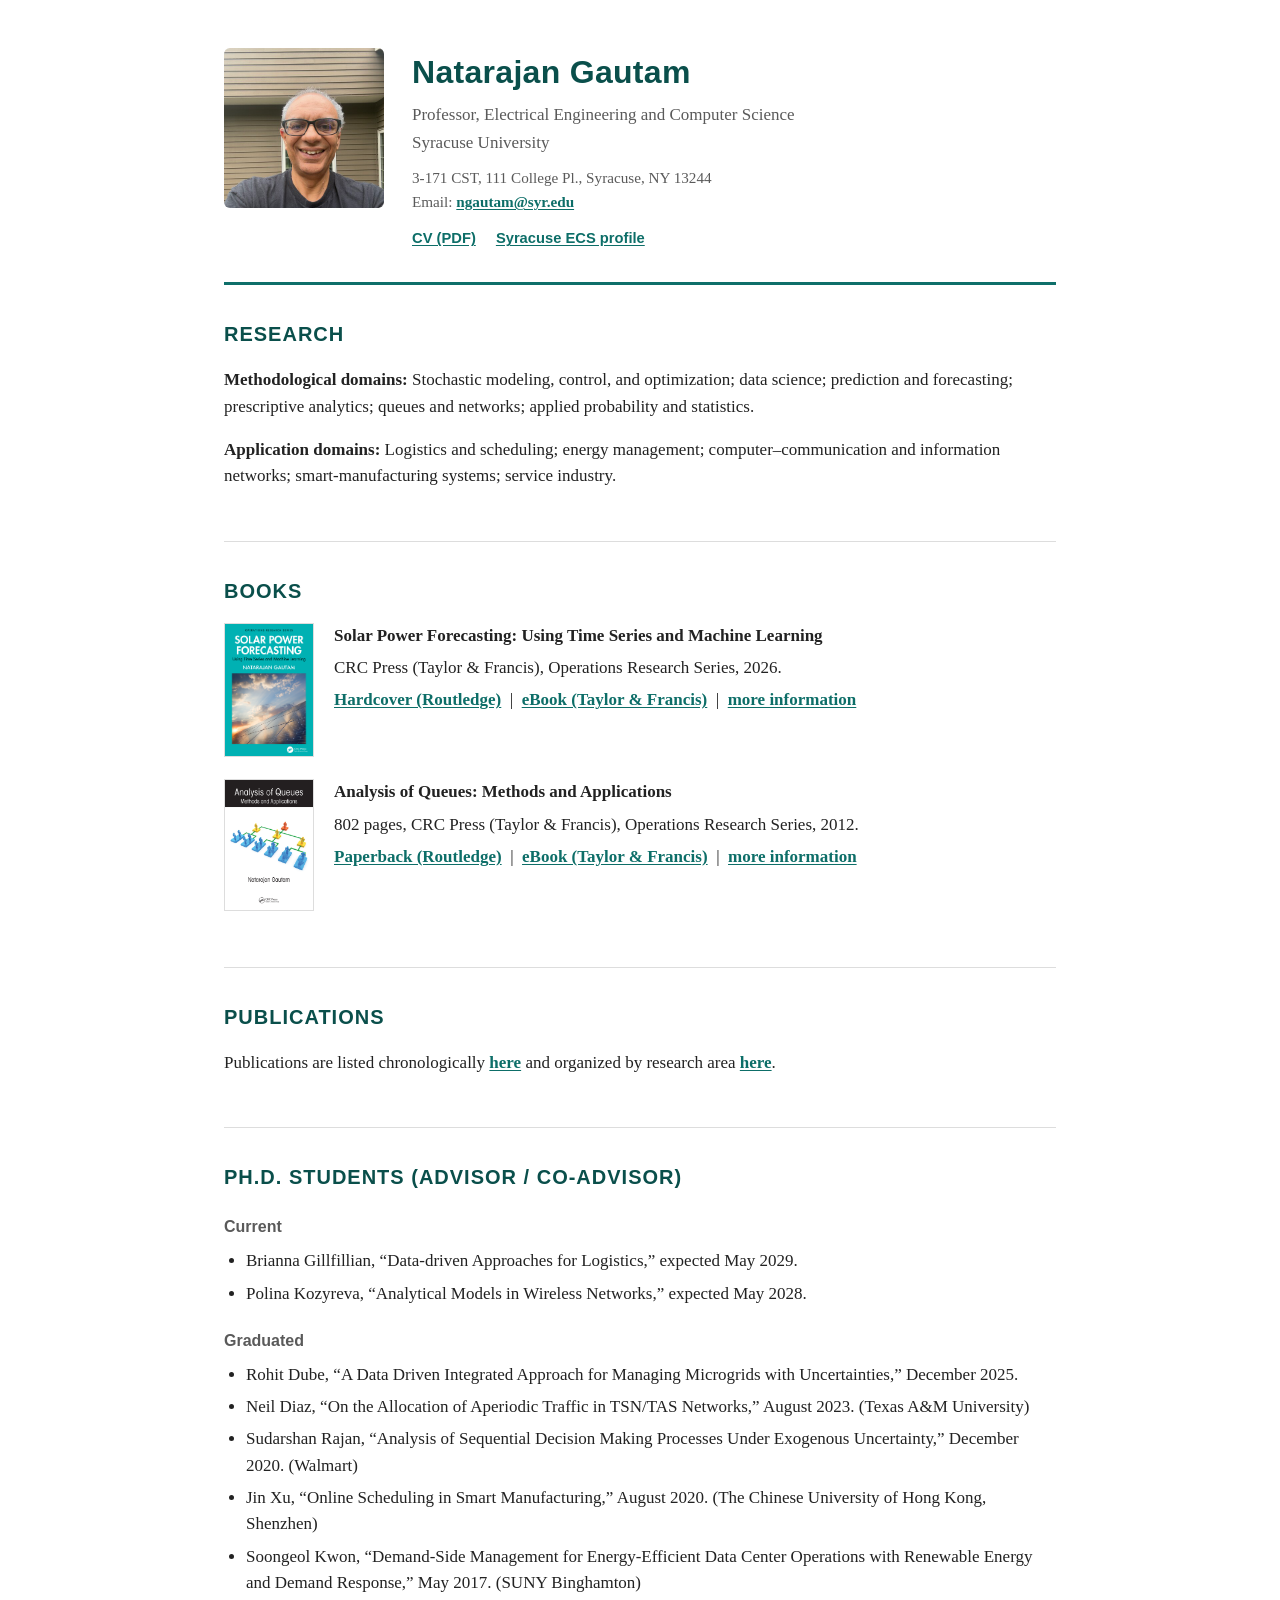
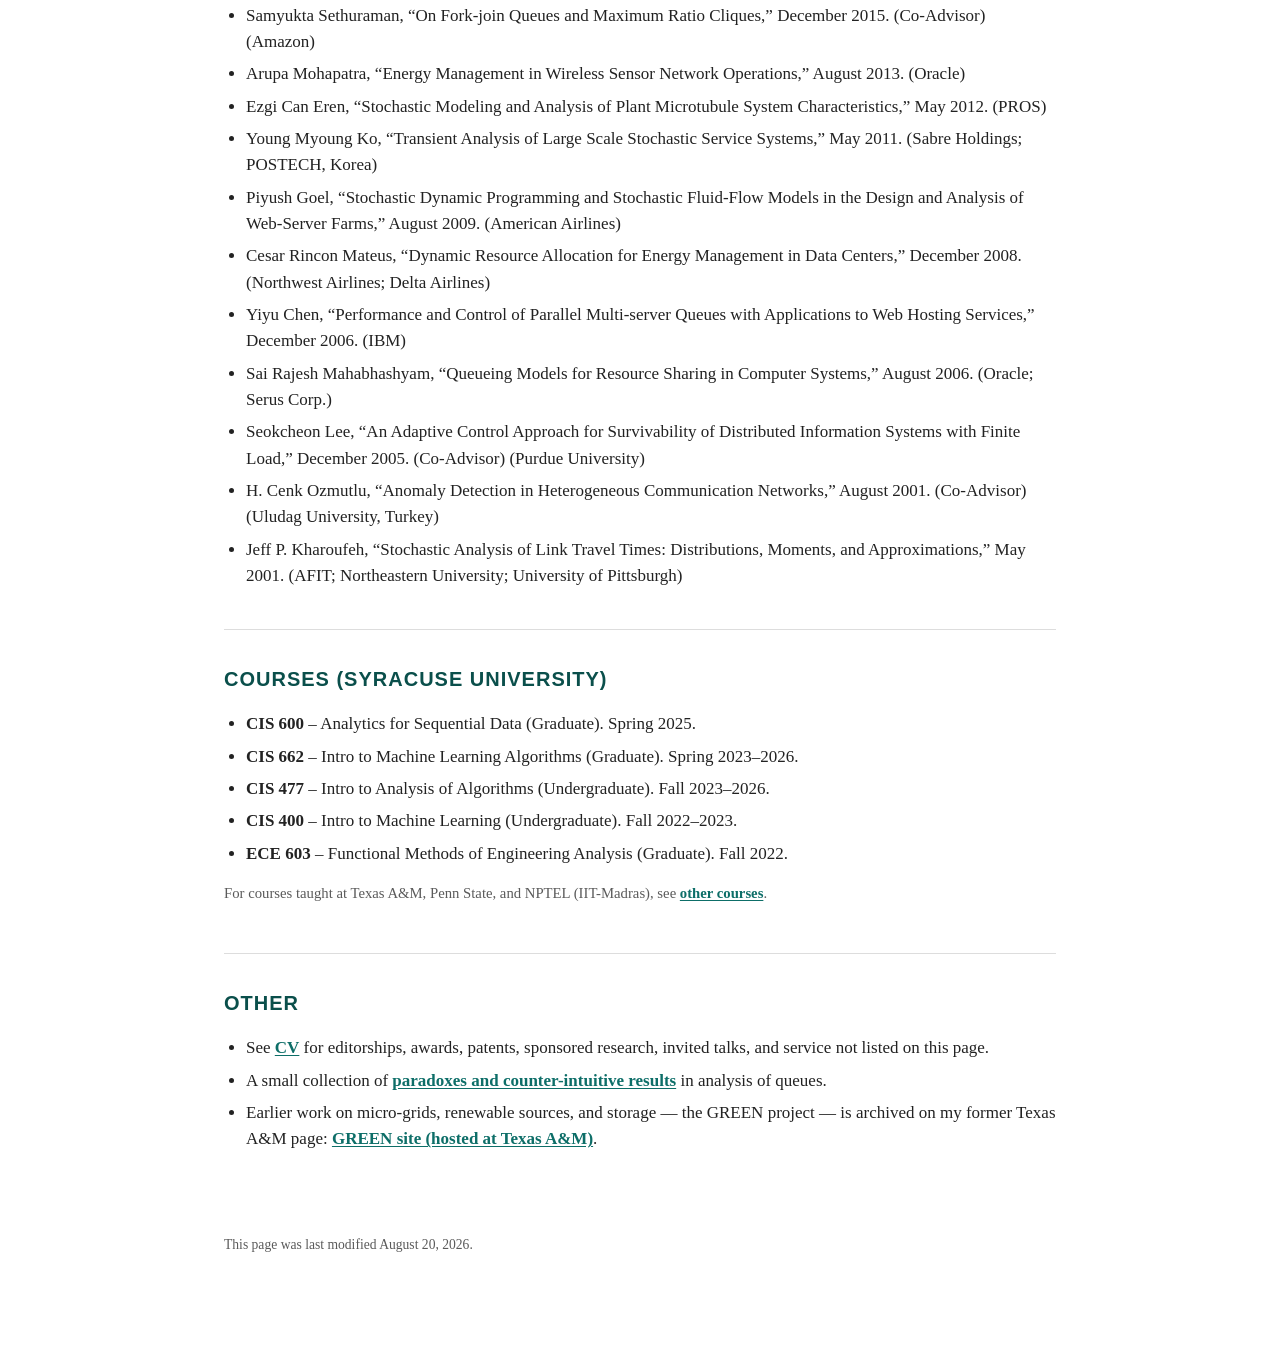
<file: index.html>
<!DOCTYPE html>
<html lang="en">
<head>
<meta charset="UTF-8" />
<meta name="viewport" content="width=device-width, initial-scale=1" />
<title>Natarajan Gautam</title>
<meta name="description" content="Natarajan Gautam - Professor, Syracuse University" />

<style>
  /* ============================================================
     COLORS / FONTS -- edit these to re-theme the whole page
     ============================================================ */
  :root {
    --accent: #0f6f6a;       /* teal, echoes the new book's cover */
    --accent-dark: #0a4f4b;
    --text: #222222;
    --muted: #5a5a5a;
    --bg: #ffffff;
    --bg-soft: #f6f7f7;
    --rule: #dddddd;
    --font-body: Georgia, "Times New Roman", Times, serif;
    --font-heading: "Helvetica Neue", Helvetica, Arial, sans-serif;
  }

  * { box-sizing: border-box; }

  body {
    margin: 0;
    background: var(--bg);
    color: var(--text);
    font-family: var(--font-body);
    font-size: 17px;
    line-height: 1.55;
  }

  a { color: #0d6e68; text-decoration: underline; text-underline-offset: 2px; font-weight: 600; }
  a:hover { color: var(--accent-dark); }

  .wrap {
    max-width: 880px;
    margin: 0 auto;
    padding: 0 24px 80px;
  }

  /* ---------- Header ---------- */
  header.hero {
    display: flex;
    flex-wrap: wrap;
    align-items: flex-start;
    gap: 28px;
    padding: 48px 0 32px;
    border-bottom: 3px solid var(--accent);
  }

  header.hero img.photo {
    width: 160px;
    height: 160px;
    object-fit: cover;
    border-radius: 6px;
    flex-shrink: 0;
  }

  header.hero .id-block { flex: 1; min-width: 260px; }

  header.hero h1 {
    font-family: var(--font-heading);
    font-size: 2rem;
    letter-spacing: 0.3px;
    margin: 0 0 4px;
    color: var(--accent-dark);
  }

  header.hero p.title-line {
    margin: 0 0 2px;
    color: var(--muted);
  }

  header.hero p.address {
    margin: 10px 0 0;
    color: var(--muted);
    font-size: 0.95rem;
  }

  header.hero .quicklinks {
    margin-top: 14px;
    font-family: var(--font-heading);
    font-size: 0.92rem;
  }
  header.hero .quicklinks a {
    margin-right: 16px;
    white-space: nowrap;
  }

  /* ---------- Sections ---------- */
  section { padding: 34px 0; border-bottom: 1px solid var(--rule); }
  section:last-of-type { border-bottom: none; }

  section h2 {
    font-family: var(--font-heading);
    font-size: 1.25rem;
    text-transform: uppercase;
    letter-spacing: 1px;
    color: var(--accent-dark);
    margin: 0 0 16px;
  }

  ul.tight { margin: 0; padding-left: 22px; }
  ul.tight li { margin-bottom: 6px; }

  .note {
    font-size: 0.92rem;
    color: var(--muted);
  }

  /* ---------- Books ---------- */
  .book-row {
    display: flex;
    gap: 20px;
    align-items: flex-start;
    margin-bottom: 22px;
  }
  .book-row img {
    width: 90px;
    flex-shrink: 0;
    border: 1px solid var(--rule);
  }
  .book-row .book-text p { margin: 0 0 6px; }
  .book-row .book-text .book-title { font-weight: bold; }

  /* ---------- Students ---------- */
  .students h3 {
    font-family: var(--font-heading);
    font-size: 1rem;
    color: var(--muted);
    margin: 22px 0 8px;
    text-transform: none;
    letter-spacing: 0;
  }

  /* ---------- Footer ---------- */
  footer {
    padding-top: 28px;
    font-size: 0.85rem;
    color: var(--muted);
  }

  @media (max-width: 560px) {
    header.hero { flex-direction: column; align-items: center; text-align: center; }
    header.hero .quicklinks a { display: inline-block; margin: 4px 8px; }
  }
</style>
</head>

<body>
<div class="wrap">

  <header class="hero">
    <!-- Replace with your own headshot once ready; keep the same filename or update the src below -->
    <img class="photo" src="gautam_headshot.jpg" alt="Photo of Natarajan Gautam" />
    <div class="id-block">
      <h1>Natarajan Gautam</h1>
      <p class="title-line">Professor, Electrical Engineering and Computer Science</p>
      <p class="title-line">Syracuse University</p>
      <p class="address">
        3-171 CST, 111 College Pl., Syracuse, NY 13244<br />
        Email: <a href="mailto:ngautam@syr.edu">ngautam@syr.edu</a>
      </p>
      <div class="quicklinks">
        <a href="gautam_web_CV.pdf">CV (PDF)</a>
        <a href="https://ecs.syracuse.edu/faculty-staff/natarajan-gautam">Syracuse ECS profile</a>
      </div>
    </div>
  </header>

  <!-- ============================================================
       RESEARCH
       ============================================================ -->
  <section id="research">
    <h2>Research</h2>
    <p>
      <strong>Methodological domains:</strong> Stochastic modeling, control, and optimization;
      data science; prediction and forecasting; prescriptive analytics; queues and networks;
      applied probability and statistics.
    </p>
    <p>
      <strong>Application domains:</strong> Logistics and scheduling; energy management;
      computer&ndash;communication and information networks; smart-manufacturing systems;
      service industry.
    </p>
  </section>

  <!-- ============================================================
       BOOKS
       ============================================================ -->
  <section id="books">
    <h2>Books</h2>

    <div class="book-row">
      <img src="book2_cover.jpg" alt="Cover of Solar Power Forecasting" />
      <div class="book-text">
        <p class="book-title">Solar Power Forecasting: Using Time Series and Machine Learning</p>
        <p>CRC Press (Taylor &amp; Francis), Operations Research Series, 2026.</p>
        <p>
          <a href="https://www.routledge.com/Solar-Power-Forecasting-Using-Time-Series-and-Machine-Learning/Gautam/p/book/9781032516950">Hardcover (Routledge)</a>
          &nbsp;|&nbsp;
          <a href="https://www.taylorfrancis.com/books/mono/10.1201/9781003403500/solar-power-forecasting-natarajan-gautam">eBook (Taylor &amp; Francis)</a>
          &nbsp;|&nbsp;
          <a href="book2.html">more information</a>
        </p>
      </div>
    </div>

    <div class="book-row">
      <img src="book1_cover.jpg" alt="Cover of Analysis of Queues: Methods and Applications" />
      <div class="book-text">
        <p class="book-title">Analysis of Queues: Methods and Applications</p>
        <p>802 pages, CRC Press (Taylor &amp; Francis), Operations Research Series, 2012.</p>
        <p>
          <a href="https://www.routledge.com/Analysis-of-Queues-Methods-and-Applications/Gautam/p/book/9781138073067">Paperback (Routledge)</a>
          &nbsp;|&nbsp;
          <a href="https://www.taylorfrancis.com/books/mono/10.1201/b11858/analysis-queues-natarajan-gautam">eBook (Taylor &amp; Francis)</a>
          &nbsp;|&nbsp;
          <a href="book.html">more information</a>
        </p>
      </div>
    </div>
  </section>

  <!-- ============================================================
       PUBLICATIONS
       ============================================================ -->
  <section id="publications">
    <h2>Publications</h2>
    <p>
      Publications are listed chronologically <a href="pubs_year.html">here</a>
      and organized by research area <a href="areas.html">here</a>.
    </p>
  </section>

  <!-- ============================================================
       PH.D. STUDENTS
       ============================================================ -->
  <section id="students" class="students">
    <h2>Ph.D. Students (Advisor / Co-Advisor)</h2>

    <h3>Current</h3>
    <ul class="tight">
      <li>Brianna Gillfillian, &ldquo;Data-driven Approaches for Logistics,&rdquo; expected May 2029.</li>
      <li>Polina Kozyreva, &ldquo;Analytical Models in Wireless Networks,&rdquo; expected May 2028.</li>
    </ul>

    <h3>Graduated</h3>
    <ul class="tight">
      <li>Rohit Dube, &ldquo;A Data Driven Integrated Approach for Managing Microgrids with Uncertainties,&rdquo; December 2025.</li>
      <li>Neil Diaz, &ldquo;On the Allocation of Aperiodic Traffic in TSN/TAS Networks,&rdquo; August 2023. (Texas A&amp;M University)</li>
      <li>Sudarshan Rajan, &ldquo;Analysis of Sequential Decision Making Processes Under Exogenous Uncertainty,&rdquo; December 2020. (Walmart)</li>
      <li>Jin Xu, &ldquo;Online Scheduling in Smart Manufacturing,&rdquo; August 2020. (The Chinese University of Hong Kong, Shenzhen)</li>
      <li>Soongeol Kwon, &ldquo;Demand-Side Management for Energy-Efficient Data Center Operations with Renewable Energy and Demand Response,&rdquo; May 2017. (SUNY Binghamton)</li>
      <li>Samyukta Sethuraman, &ldquo;On Fork-join Queues and Maximum Ratio Cliques,&rdquo; December 2015. (Co-Advisor) (Amazon)</li>
      <li>Arupa Mohapatra, &ldquo;Energy Management in Wireless Sensor Network Operations,&rdquo; August 2013. (Oracle)</li>
      <li>Ezgi Can Eren, &ldquo;Stochastic Modeling and Analysis of Plant Microtubule System Characteristics,&rdquo; May 2012. (PROS)</li>
      <li>Young Myoung Ko, &ldquo;Transient Analysis of Large Scale Stochastic Service Systems,&rdquo; May 2011. (Sabre Holdings; POSTECH, Korea)</li>
      <li>Piyush Goel, &ldquo;Stochastic Dynamic Programming and Stochastic Fluid-Flow Models in the Design and Analysis of Web-Server Farms,&rdquo; August 2009. (American Airlines)</li>
      <li>Cesar Rincon Mateus, &ldquo;Dynamic Resource Allocation for Energy Management in Data Centers,&rdquo; December 2008. (Northwest Airlines; Delta Airlines)</li>
      <li>Yiyu Chen, &ldquo;Performance and Control of Parallel Multi-server Queues with Applications to Web Hosting Services,&rdquo; December 2006. (IBM)</li>
      <li>Sai Rajesh Mahabhashyam, &ldquo;Queueing Models for Resource Sharing in Computer Systems,&rdquo; August 2006. (Oracle; Serus Corp.)</li>
      <li>Seokcheon Lee, &ldquo;An Adaptive Control Approach for Survivability of Distributed Information Systems with Finite Load,&rdquo; December 2005. (Co-Advisor) (Purdue University)</li>
      <li>H. Cenk Ozmutlu, &ldquo;Anomaly Detection in Heterogeneous Communication Networks,&rdquo; August 2001. (Co-Advisor) (Uludag University, Turkey)</li>
      <li>Jeff P. Kharoufeh, &ldquo;Stochastic Analysis of Link Travel Times: Distributions, Moments, and Approximations,&rdquo; May 2001. (AFIT; Northeastern University; University of Pittsburgh)</li>
    </ul>
  </section>

  <!-- ============================================================
       COURSES
       ============================================================ -->
  <section id="courses">
    <h2>Courses (Syracuse University)</h2>
    <ul class="tight">
      <li><strong>CIS 600</strong> &ndash; Analytics for Sequential Data (Graduate). Spring 2025.</li>
      <li><strong>CIS 662</strong> &ndash; Intro to Machine Learning Algorithms (Graduate). Spring 2023&ndash;2026.</li>
      <li><strong>CIS 477</strong> &ndash; Intro to Analysis of Algorithms (Undergraduate). Fall 2023&ndash;2026.</li>
      <li><strong>CIS 400</strong> &ndash; Intro to Machine Learning (Undergraduate). Fall 2022&ndash;2023.</li>
      <li><strong>ECE 603</strong> &ndash; Functional Methods of Engineering Analysis (Graduate). Fall 2022.</li>
    </ul>
    <p class="note">
      For courses taught at Texas A&amp;M, Penn State, and NPTEL (IIT-Madras), see
      <a href="other_courses.html">other courses</a>.
    </p>
  </section>

  <!-- ============================================================
       OTHER
       ============================================================ -->
  <section id="other">
    <h2>Other</h2>
    <ul class="tight">
      <li>See <a href="gautam_web_CV.pdf">CV</a> for editorships, awards, patents, sponsored research,
        invited talks, and service not listed on this page.</li>
      <li>A small collection of <a href="paradox.pdf">paradoxes and counter-intuitive results</a>
        in analysis of queues.</li>
      <li>Earlier work on micro-grids, renewable sources, and storage &mdash; the GREEN project &mdash;
        is archived on my former Texas A&amp;M page:
        <a href="https://gautam.engr.tamu.edu/green.html">GREEN site (hosted at Texas A&amp;M)</a>.</li>
    </ul>
  </section>

  <footer>
    <p>This page was last modified August 20, 2026.</p>
  </footer>

</div>
</body>
</html>
</file>
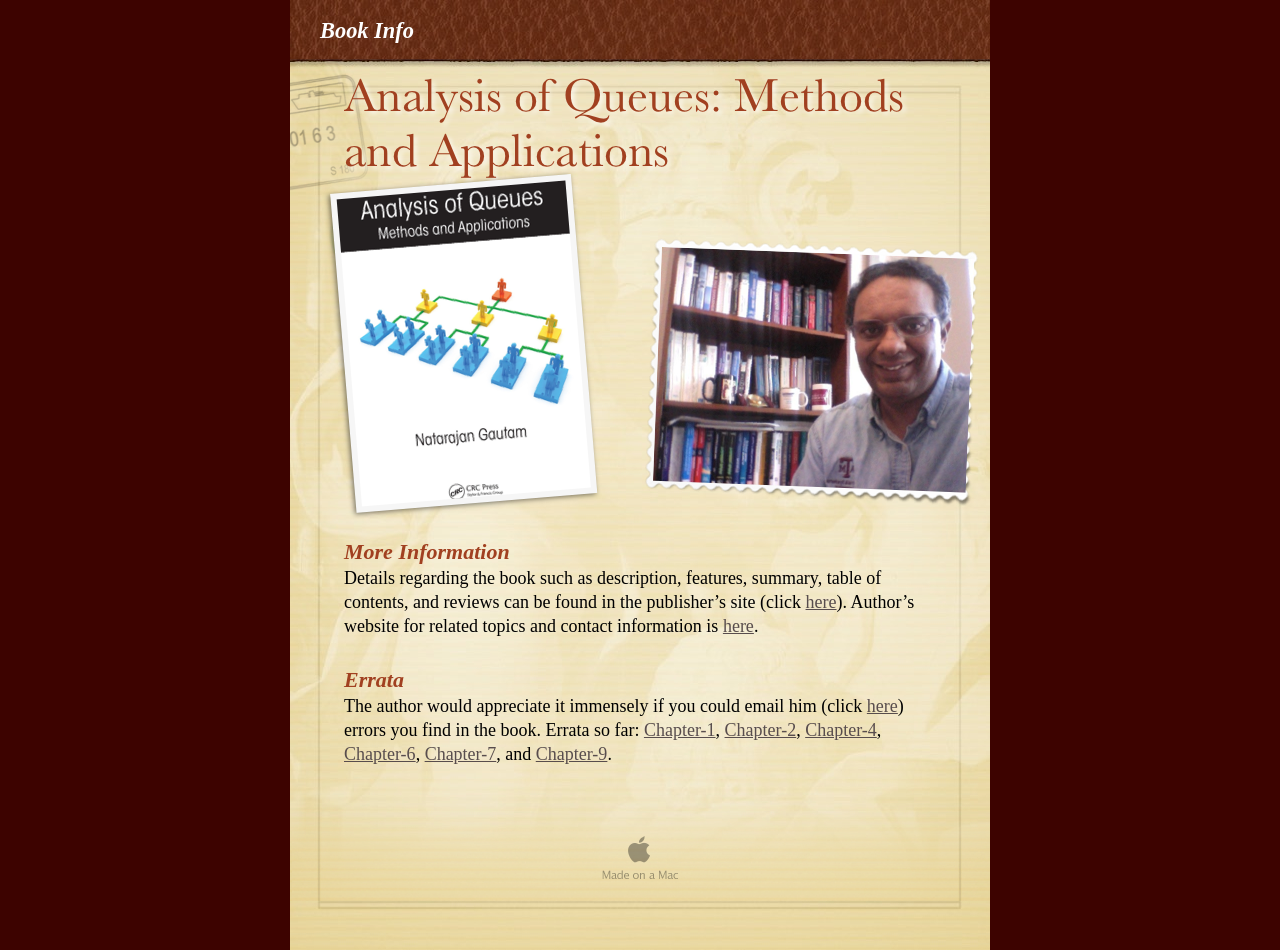
<file: Book_Site/index.html>
<?xml version="1.0" encoding="UTF-8"?><!DOCTYPE html PUBLIC "-//W3C//DTD XHTML 1.0 Transitional//EN" "http://www.w3.org/TR/xhtml1/DTD/xhtml1-transitional.dtd"><html xmlns="http://www.w3.org/1999/xhtml"><head><title></title><meta http-equiv="refresh" content="0;url= Book_Info.html" /></head><body></body></html>
</file>
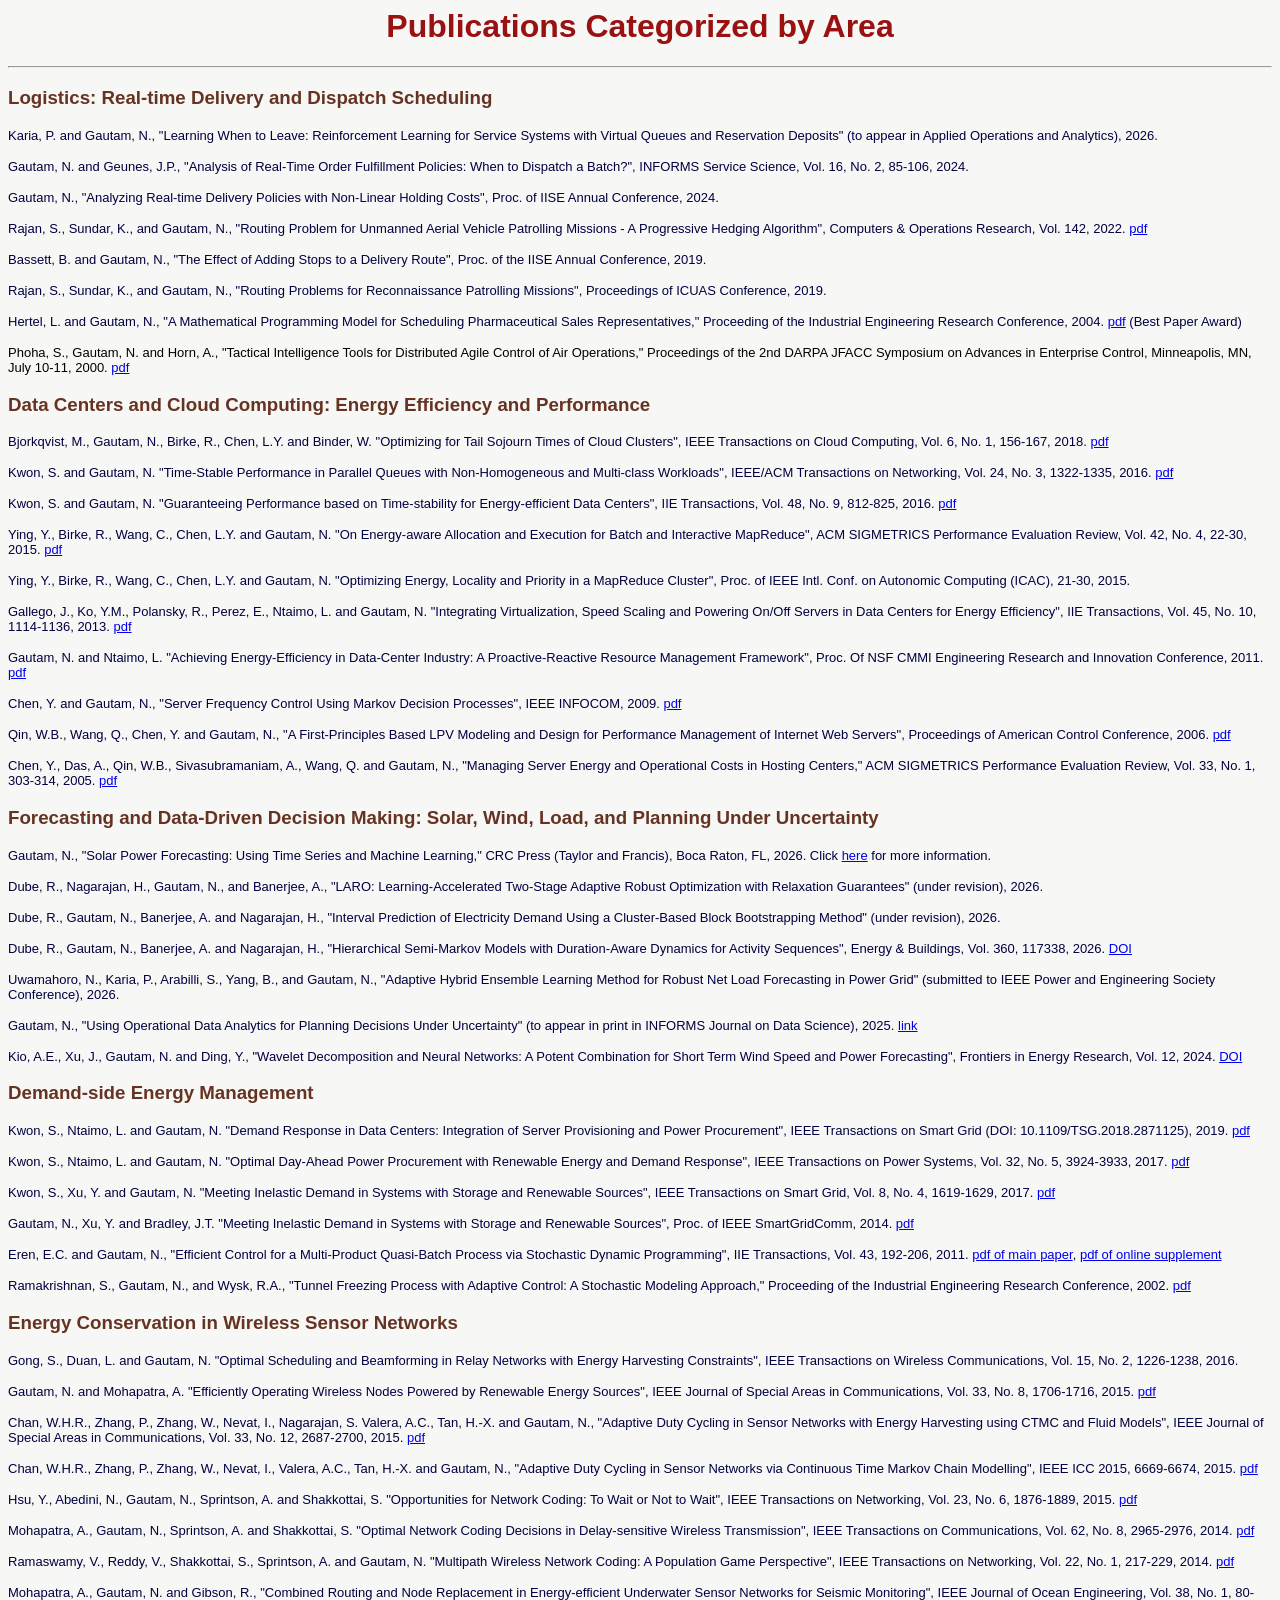
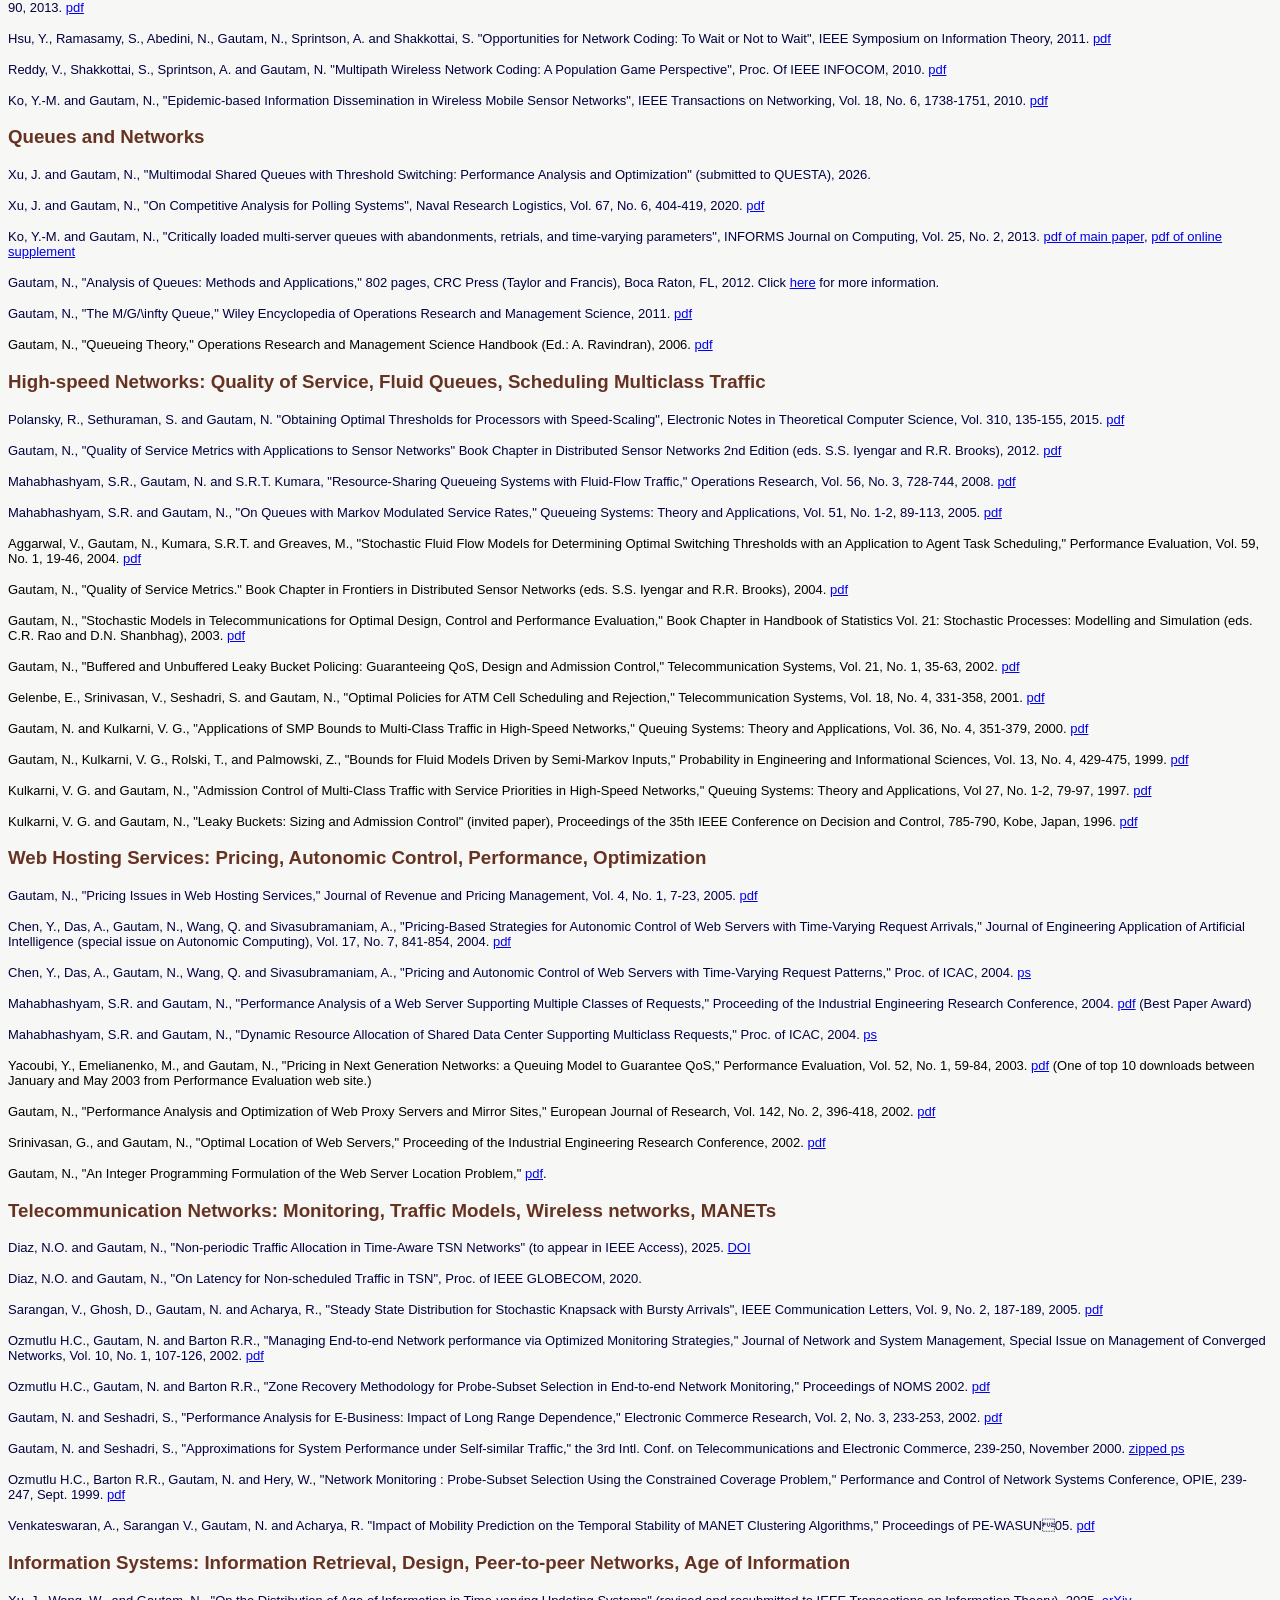
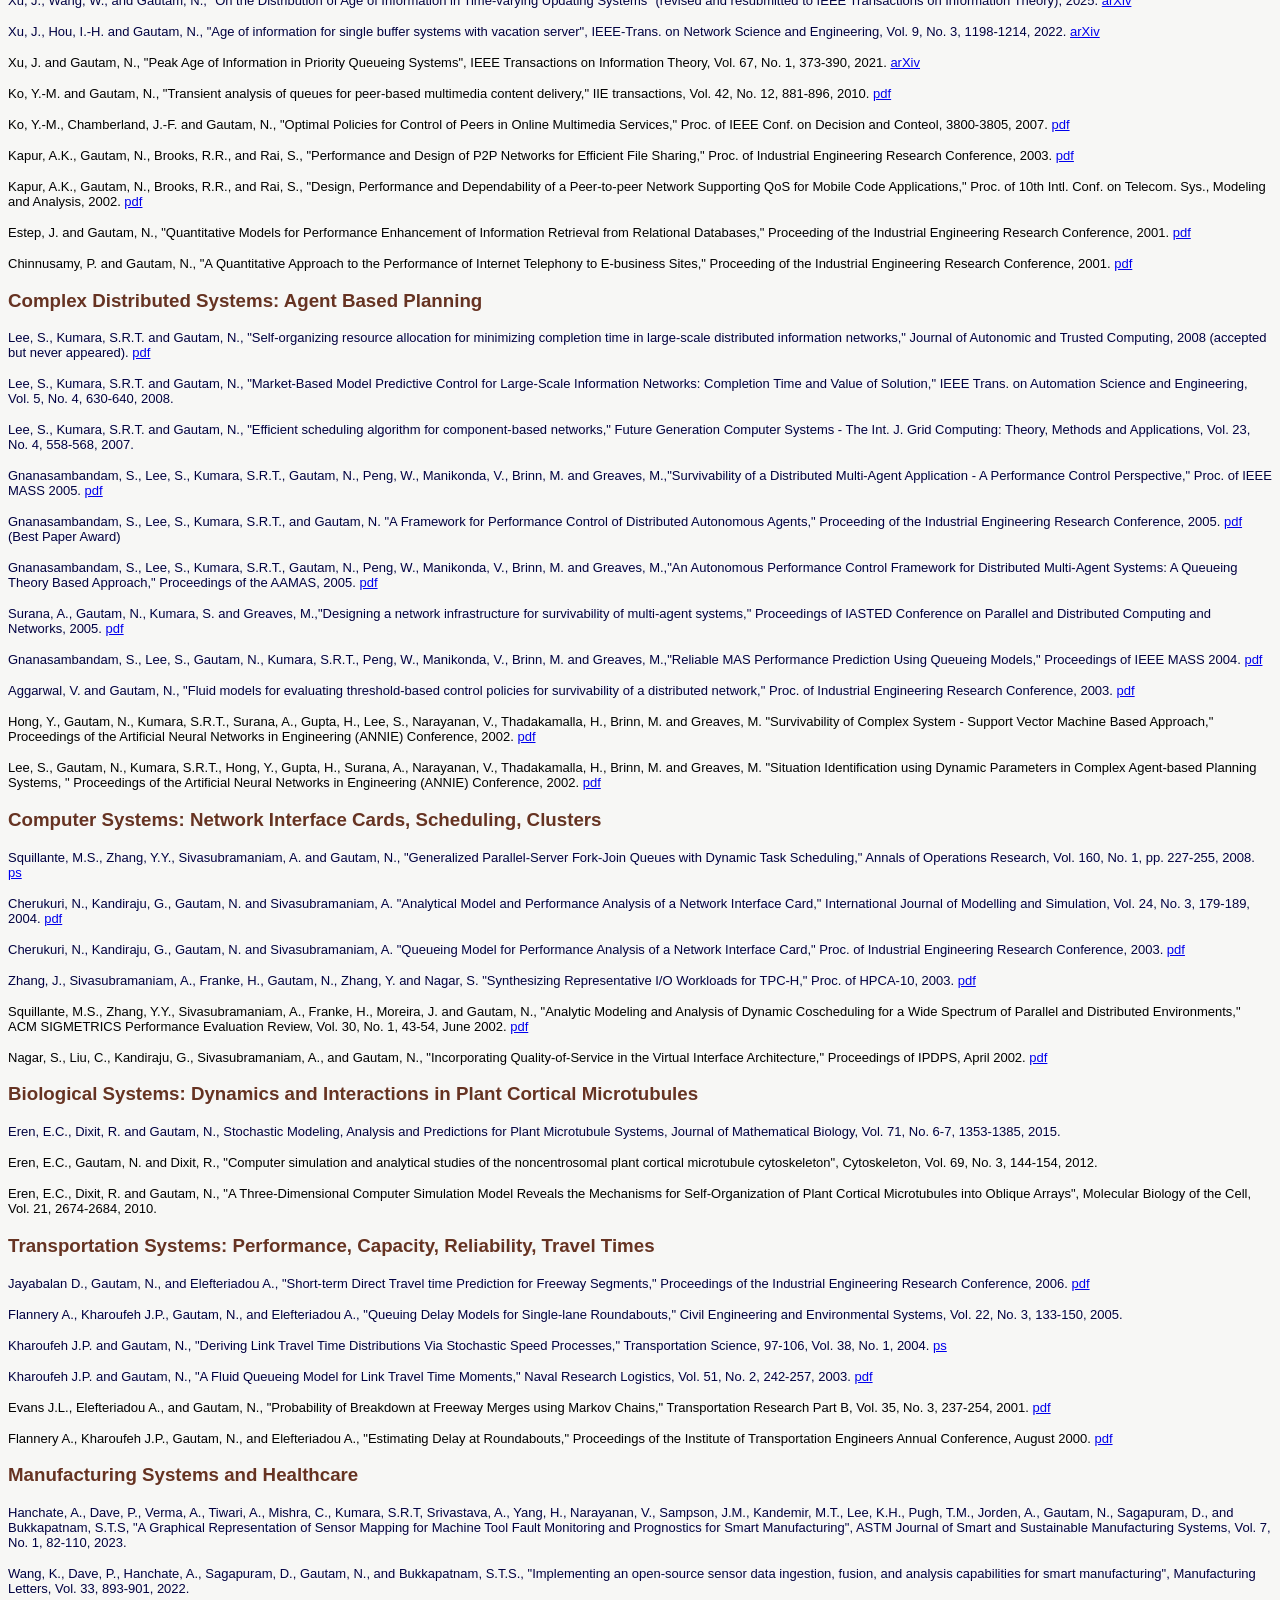
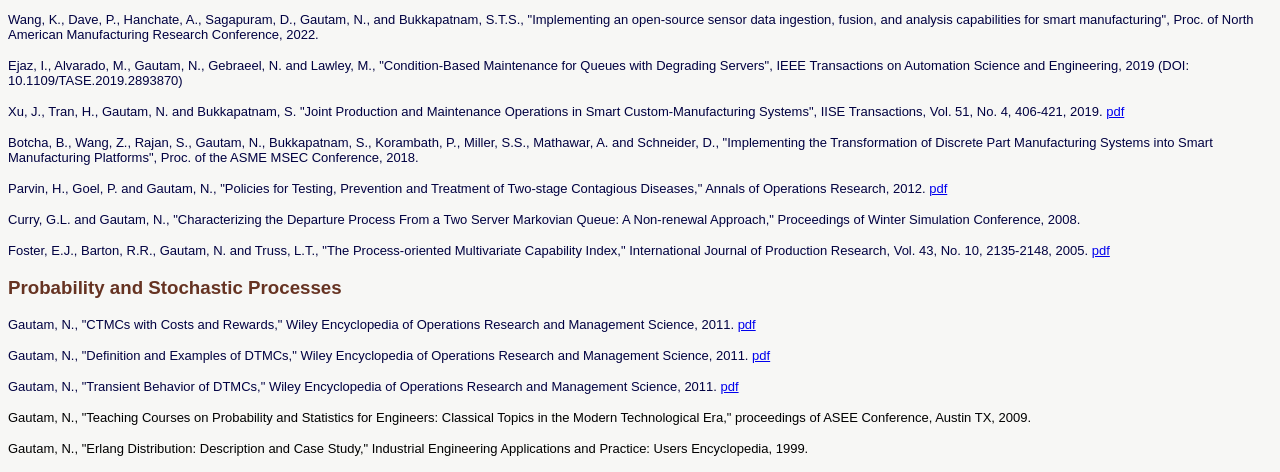
<file: areas.html>
<title>Publications by Area</title>
<body style="background:#f7f7f5; font-family: Arial, Helvetica, sans-serif;">
<font color="#991111">
<center><h1>Publications Categorized by Area</center></h1> </font>
</center> <hr>

<font color="#663322">
	<h3> 
              Logistics: Real-time Delivery and Dispatch Scheduling
	</h3></font>
	<p>
	    <FONT color="#000041"> 
		    <P><FONT face=Arial size=2> 
Karia, P. and Gautam, N., "Learning When to Leave: Reinforcement Learning for Service Systems with Virtual Queues and Reservation Deposits" (to appear in Applied Operations and Analytics), 2026. </FONT> </P>
	    <P><FONT face=Arial size=2> 
Gautam, N. and Geunes, J.P., "Analysis of Real-Time Order Fulfillment Policies: When to Dispatch a Batch?", INFORMS Service Science, Vol. 16, No. 2, 85-106, 2024. </FONT> </P>
	    <P><FONT face=Arial size=2> 
Gautam, N., "Analyzing Real-time Delivery Policies with Non-Linear Holding Costs", Proc. of IISE Annual Conference, 2024. </FONT> </P>
	    <P><FONT color="#000041" face=Arial size=2>
Rajan, S., Sundar, K., and Gautam, N., "Routing Problem for Unmanned Aerial Vehicle Patrolling Missions - A Progressive Hedging Algorithm", Computers & Operations Research, Vol. 142, 2022. <A href="papers/COR-S-20-00987-2.pdf">pdf</A>
</FONT> </P>  
              <P><FONT face=Arial size=2> 
Bassett, B. and Gautam, N., "The Effect of Adding Stops to a Delivery Route", Proc. of the IISE Annual Conference, 2019. </FONT> </P>
	    <P><FONT face=Arial size=2> 
Rajan, S., Sundar, K., and Gautam, N., "Routing Problems for Reconnaissance Patrolling Missions", Proceedings of ICUAS Conference, 2019. </FONT> </P>
<P><FONT face=Arial size=2>Hertel, L. and Gautam, N., "A 
              Mathematical Programming Model for Scheduling Pharmaceutical Sales 
              Representatives," Proceeding of the Industrial Engineering 
              Research Conference, 2004. <A 
              href="papers/lauren.pdf">pdf</A> (Best Paper Award)
	      </FONT></P></FONT><P><FONT face=Arial size=2>Phoha, S., Gautam, N. and Horn, A., 
              "Tactical Intelligence Tools for Distributed Agile Control of Air 
              Operations," Proceedings of the 2nd DARPA JFACC Symposium on 
              Advances in Enterprise Control, Minneapolis, MN, July 10-11, 2000. 
              <A 
              href="papers/tact.pdf">pdf</A> 
              </FONT></P>
              

	      <font color="#663322">
	<h3> 
		Data Centers and Cloud Computing: Energy Efficiency and Performance
	</h3></font>
	<p>
	    <P><FONT color="#000041" face=Arial size=2>Bjorkqvist, M., Gautam, N., Birke, R., Chen, L.Y. and Binder, W. "Optimizing for Tail Sojourn Times of Cloud Clusters", IEEE Transactions on Cloud Computing, Vol. 6, No. 1, 156-167, 2018. <A href="papers/mathias.pdf">pdf</A></FONT></P>
	    <P><FONT color="#000041" face=Arial size=2>Kwon, S. and Gautam, N. "Time-Stable Performance in Parallel Queues with Non-Homogeneous and Multi-class Workloads", IEEE/ACM Transactions on Networking, Vol. 24, No. 3, 1322-1335, 2016. <A href="papers/Kwon_IEEE_ToN.pdf">pdf</A></FONT></P>
	    <P><FONT color="#000041" face=Arial size=2>Kwon, S. and Gautam, N. "Guaranteeing Performance based on Time-stability for Energy-efficient Data Centers", IIE Transactions, Vol. 48, No. 9, 812-825, 2016. <A href="papers/Kwon_IIE.pdf">pdf</A></FONT></P>
	    <P><FONT color="#000041" face=Arial size=2>Ying, Y., Birke, R., Wang, C., Chen, L.Y. and Gautam, N. "On Energy-aware Allocation and Execution for Batch and Interactive MapReduce", ACM SIGMETRICS Performance Evaluation Review, Vol. 42, No. 4, 22-30, 2015. <A href="papers/per15.pdf">pdf</A></FONT></P>
	    <P><FONT color="#000041" face=Arial size=2>Ying, Y., Birke, R., Wang, C., Chen, L.Y. and Gautam, N. "Optimizing Energy, Locality and Priority in a MapReduce Cluster", Proc. of IEEE Intl. Conf. on Autonomic Computing (ICAC), 21-30, 2015.</FONT></P>
	    <P><FONT color="#000041" face=Arial size=2>Gallego, J., Ko, Y.M., Polansky, R., Perez, E., Ntaimo, L. and Gautam, N. "Integrating Virtualization, Speed Scaling and Powering On/Off Servers in Data Centers for Energy Efficiency", IIE Transactions, Vol. 45, No. 10, 1114-1136, 2013. <A href="papers/IIE_Gallego.pdf">pdf</A></FONT></P>
	    <P><FONT color="#000041" face=Arial size=2> 
	    Gautam, N. and Ntaimo, L. "Achieving Energy-Efficiency in Data-Center Industry: A Proactive-Reactive Resource Management Framework", Proc. Of NSF CMMI Engineering Research and Innovation Conference, 2011. <A href="papers/cmmi_Gautam_Ntaimo.pdf">pdf</A></FONT></P>
	    <P><FONT color="#000041" face=Arial size=2>Chen, Y. and 
Gautam, N., "Server Frequency Control Using Markov Decision Processes",
	      IEEE INFOCOM, 2009. <A href="papers/Lydia_INFOCOM.pdf">pdf</A> 
              </FONT></P>
              <P><FONT color="#000041" face=Arial size=2>Qin, W.B., Wang, Q., Chen, Y. and 
	      Gautam, N., "A First-Principles Based LPV Modeling and Design 
	      for Performance Management of Internet Web Servers", 
	      Proceedings of American Control Conference, 2006. 
	      <A href="papers/2006_acc.pdf">pdf</A></FONT></P>
              <P><FONT color="#000041" face=Arial size=2>Chen, Y., Das, A., Qin, W.B., 
              Sivasubramaniam, A., Wang, Q. and Gautam, N., "Managing Server 
              Energy and Operational Costs in Hosting Centers," ACM 
	      SIGMETRICS Performance Evaluation Review, Vol. 33, No. 1, 
	      303-314, 2005. <A href="papers/2005_Chen_sigmetrics.pdf">pdf</A>
	      </FONT></P>

	      <font color="#663322">
	<h3> 
	Forecasting and Data-Driven Decision Making: Solar, Wind, Load, and Planning Under Uncertainty
	</h3></font>
	<p>
	    <FONT color="#000041"> 
		    <P><FONT face=Arial size=2>Gautam, N., "Solar Power Forecasting: Using Time Series and Machine Learning," CRC Press (Taylor and Francis), Boca Raton, FL, 2026. 
	   Click <A href="book2.html">here</A> for more information.
              </FONT></P>
		    <P><FONT face=Arial size=2> 
Dube, R., Nagarajan, H., Gautam, N., and Banerjee, A., "LARO: Learning-Accelerated Two-Stage Adaptive Robust Optimization with Relaxation Guarantees" (under revision), 2026. </FONT> </P>
		    <P><FONT face=Arial size=2> 
Dube, R., Gautam, N., Banerjee, A. and Nagarajan, H., "Interval Prediction of Electricity Demand Using a Cluster-Based Block Bootstrapping Method" (under revision), 2026. </FONT> </P>
		    <P><FONT face=Arial size=2> 
Dube, R., Gautam, N., Banerjee, A. and Nagarajan, H., "Hierarchical Semi-Markov Models with Duration-Aware Dynamics for Activity Sequences", Energy & Buildings, Vol. 360, 117338, 2026. <A href="https://doi.org/10.1016/j.enbuild.2026.117338">DOI</A> </FONT> </P>
		    <P><FONT face=Arial size=2> 
Uwamahoro, N., Karia, P., Arabilli, S., Yang, B., and Gautam, N., "Adaptive Hybrid Ensemble Learning Method for Robust Net Load Forecasting in Power Grid" (submitted to IEEE Power and Engineering Society Conference), 2026. </FONT> </P>
		    <P><FONT face=Arial size=2> 
Gautam, N., "Using Operational Data Analytics for Planning Decisions Under Uncertainty" (to appear in print in INFORMS Journal on Data Science), 2025. <A href="https://pubsonline.informs.org/doi/10.1287/ijds.2024.0051?ai=2c4v&ui=bk5h&af=T">link</A> </FONT> </P>
		    <P><FONT face=Arial size=2> 
Kio, A.E., Xu, J., Gautam, N. and Ding, Y., "Wavelet Decomposition and Neural Networks: A Potent Combination for Short Term Wind Speed and Power Forecasting", Frontiers in Energy Research, Vol. 12, 2024. <A href="https://doi.org/10.3389/fenrg.2024.1277464">DOI</A> </FONT> </P>
	      </FONT>

	      <font color="#663322">
	<h3> 
	Demand-side Energy Management
	</h3></font>
	<p>
<P><FONT color="#000041" face=Arial size=2> 
		    Kwon, S., Ntaimo, L. and Gautam, N. "Demand Response in Data Centers: Integration of Server Provisioning and Power Procurement", IEEE Transactions on Smart Grid (DOI: 10.1109/TSG.2018.2871125), 2019. <A href="https://ieeexplore.ieee.org/stamp/stamp.jsp?tp=&arnumber=8468102">pdf</A></FONT> </P>
<P><FONT color="#000041" face=Arial size=2>Kwon, S., Ntaimo, L. and Gautam, N. "Optimal Day-Ahead Power Procurement with Renewable Energy and Demand Response", IEEE Transactions on Power Systems, Vol. 32, No. 5, 3924-3933, 2017. <A href="papers/day_ahead.pdf">pdf</A></FONT></P>
<P><FONT color="#000041" face=Arial size=2>Kwon, S., Xu, Y. and Gautam, N. "Meeting Inelastic Demand in Systems with Storage and Renewable Sources", IEEE Transactions on Smart Grid, Vol. 8, No. 4, 1619-1629, 2017. <A href="papers/storage_sg.pdf">pdf</A></FONT></P>
	      <P><FONT color="#000041" face=Arial size=2>Gautam, N., Xu, Y. and Bradley, J.T. "Meeting Inelastic Demand in Systems with Storage and Renewable Sources", Proc. of IEEE SmartGridComm, 2014. <A href="papers/storage_conf.pdf">pdf</A>
	      </FONT></P>
	      <P><FONT color="#000041" face=Arial size=2>Eren, E.C. and Gautam, N., "Efficient Control for a Multi-Product Quasi-Batch Process via Stochastic Dynamic Programming", IIE Transactions, Vol. 43, 192-206, 2011. <A href="papers/QBP_final.pdf">pdf of main paper</A>, <A href="papers/appendix.pdf">pdf of online supplement</A> 
              </FONT></P>
	      <P><FONT color="#000041" face=Arial size=2>Ramakrishnan, S., Gautam, N., and Wysk, 
              R.A., "Tunnel Freezing Process with Adaptive Control: A Stochastic 
              Modeling Approach," Proceeding of the Industrial Engineering 
              Research Conference, 2002.
	      <A href="papers/2002_IERC_Ramakrishnan.pdf">pdf</A>
	      </FONT></P>

<font color="#663322">
	<h3> 
Energy Conservation in Wireless Sensor Networks 
	</h3></font>
	<p>
	    <P><FONT color="#000041" face=Arial size=2>Gong, S., Duan, L. and Gautam, N. "Optimal Scheduling and Beamforming in Relay Networks with Energy Harvesting Constraints", IEEE Transactions on Wireless Communications, Vol. 15, No. 2, 1226-1238, 2016.</FONT></P>
	    <P><FONT color="#000041" face=Arial size=2>Gautam, N. and Mohapatra, A. "Efficiently Operating Wireless Nodes Powered by Renewable Energy Sources", IEEE Journal of Special Areas in Communications, Vol. 33, No. 8, 1706-1716, 2015. <A href="papers/JSAC.pdf">pdf</A></FONT></P>
	    <P><FONT color="#000041" face=Arial size=2>Chan, W.H.R., Zhang, P., Zhang, W., Nevat, I., Nagarajan, S. Valera, A.C., Tan, H.-X. and Gautam, N., "Adaptive Duty Cycling in Sensor Networks with Energy Harvesting using CTMC and Fluid Models", IEEE Journal of Special Areas in Communications, Vol. 33, No. 12, 2687-2700, 2015. <A href="papers/duty_jour.pdf">pdf</A></FONT></P>
	    <P><FONT color="#000041" face=Arial size=2>Chan, W.H.R., Zhang, P., Zhang, W., Nevat, I., Valera, A.C., Tan, H.-X. and Gautam, N., "Adaptive Duty Cycling in Sensor Networks via Continuous Time Markov Chain Modelling", IEEE ICC 2015, 6669-6674, 2015. <A href="papers/duty.pdf">pdf</A></FONT></P>
	    <P><FONT color="#000041" face=Arial size=2>Hsu, Y., Abedini, N., Gautam, N., Sprintson, A. and Shakkottai, S. "Opportunities for Network Coding: To Wait or Not to Wait", IEEE Transactions on Networking, Vol. 23, No. 6, 1876-1889, 2015. <A href="papers/NCTON.pdf">pdf</A></FONT></P>
	    <P><FONT color="#000041" face=Arial size=2>Mohapatra, A., Gautam, N., Sprintson, A. and Shakkottai, S. "Optimal Network Coding Decisions in Delay-sensitive Wireless Transmission", IEEE Transactions on Communications, Vol. 62, No. 8, 2965-2976, 2014. <A href="papers/TCOM_paper_final.pdf">pdf</A></FONT></P>
	    <P><FONT color="#000041" face=Arial size=2>Ramaswamy, V., Reddy, V., Shakkottai, S., Sprintson, A. and Gautam, N. "Multipath Wireless Network Coding: A Population Game Perspective", IEEE Transactions on Networking, Vol. 22, No. 1, 217-229, 2014. <A href="papers/netcode-final.pdf">pdf</A></FONT></P>
	    <P><FONT color="#000041" face=Arial size=2>Mohapatra, A., Gautam, N. and Gibson, R., "Combined Routing and Node Replacement in Energy-efficient Underwater Sensor Networks for Seismic Monitoring", IEEE Journal of Ocean Engineering, Vol. 38, No. 1, 80-90, 2013. <A href="papers/underwater.pdf">pdf</A></FONT></P>
	      <P><FONT color="#000041" face=Arial size=2>Hsu, Y., Ramasamy, S., Abedini, N., Gautam, N., Sprintson, A. and Shakkottai, S. "Opportunities for Network Coding: To Wait or Not to Wait", IEEE Symposium on Information Theory, 2011. <A href="papers/isit.pdf">pdf</A></FONT></P>
	    <P><FONT color="#000041" face=Arial size=2>Reddy, V., Shakkottai, S., Sprintson, A. and Gautam, N. "Multipath Wireless Network Coding: A Population Game Perspective", Proc. Of IEEE INFOCOM, 2010. <A href="papers/INFOCOM_2010.pdf">pdf</A></FONT></P>
	    <P><FONT color="#000041" face=Arial size=2>Ko, Y.-M. and Gautam, N., "Epidemic-based Information Dissemination in Wireless Mobile Sensor Networks", IEEE Transactions on Networking, Vol. 18, No. 6, 1738-1751, 2010. <A href="papers/gossip_paper.pdf">pdf</A>
	      </FONT></P>

	      <font color="#663322">
	<h3> 
              Queues and Networks
	</h3></font>
	<p>
	    <FONT color="#000041"> 
	    <P><FONT face=Arial size=2>Xu, J. and Gautam, N., "Multimodal Shared Queues with Threshold Switching: Performance Analysis and Optimization" (submitted to QUESTA), 2026.
	      </FONT></P>
	    <P><FONT color="#000041" face=Arial size=2> 
Xu, J. and Gautam, N., "On Competitive Analysis for Polling Systems", Naval Research Logistics, Vol. 67, No. 6, 404-419, 2020. <A href="papers/SmartPolling4.0.pdf">pdf</A> </FONT> </P>
	    <P><FONT face=Arial size=2>Ko, Y.-M. and Gautam, N., "Critically loaded multi-server queues with abandonments, retrials, and time-varying parameters", INFORMS Journal on Computing, Vol. 25, No. 2, 2013. <A 
	   href="papers/joc.pdf">pdf of main paper</A>, 
   <A 
	   href="papers/joc_online.pdf">pdf of online supplement</A>
              </FONT></P>
	    <P><FONT face=Arial size=2>Gautam, N., "Analysis of Queues: Methods and Applications," 
	   802 pages, CRC Press (Taylor and Francis), Boca Raton, FL, 2012. 
	   Click <A href="book.html">here</A> for more information.
              </FONT></P>
	    <P><FONT face=Arial size=2>Gautam, N., "The M/G/\infty Queue," 
		    Wiley Encyclopedia of Operations Research and Management Science, 2011.  
		    <A href="papers/2911_MGinf.pdf">pdf</A>
		    </P></FONT></FONT><P><FONT face=Arial size=2>Gautam, N., "Queueing Theory," 
	   Operations Research and Management Science Handbook (Ed.: A. Ravindran), 2006. <A 
	   href="papers/queues_NG.pdf">pdf</A> 
              </FONT></P>
	      

	      <font color="#663322">
	<h3> 
High-speed Networks: Quality of Service, Fluid Queues, Scheduling Multiclass Traffic 
	</h3></font>
	<p>
	    <FONT color="#000041"> 
              <P><FONT face=Arial size=2>Polansky, R., Sethuraman, S. and Gautam, N. "Obtaining Optimal Thresholds for Processors with Speed-Scaling", Electronic Notes in Theoretical Computer Science, Vol. 310, 135-155, 2015. <A href="papers/PASM.pdf">pdf</A> 
              </FONT></P>
              <P><FONT face=Arial size=2>Gautam, N., "Quality of Service Metrics with Applications to Sensor Networks" Book Chapter in 
              Distributed Sensor Networks 2nd Edition (eds. S.S. Iyengar and 
              R.R. Brooks), 2012. <A 
              href="papers/v2_qos_metrics.pdf">pdf</A> 
              </FONT></P>
              <P><FONT face=Arial size=2>Mahabhashyam, S.R., Gautam, N. and S.R.T. Kumara, 
	      "Resource-Sharing Queueing Systems with Fluid-Flow Traffic,"
	      Operations Research, Vol. 56, No. 3, 728-744, 2008. <A 
	   href="papers/or_saira.pdf">pdf</A>
	      </FONT></P>
              <P><FONT face=Arial size=2>Mahabhashyam, S.R. and Gautam, N., "On 
              Queues with Markov Modulated Service Rates," Queueing 
	      Systems: Theory and Applications, Vol. 51, No. 1-2, 89-113, 
	      2005. <A 
              href="papers/saira_questa.pdf">pdf</A> 
	      </FONT></P></font><P><FONT face=Arial size=2>Aggarwal, V., Gautam, N., Kumara, 
              S.R.T. and Greaves, M., "Stochastic Fluid Flow Models for 
              Determining Optimal Switching Thresholds with an Application to 
              Agent Task Scheduling," Performance Evaluation, Vol. 59, No. 1, 
              19-46, 2004. <A 
              href="papers/vineet_pe.pdf">pdf</A> 
              </FONT></P>
              <P><FONT face=Arial size=2>Gautam, N., "Quality of Service Metrics." Book Chapter in 
              Frontiers in Distributed Sensor Networks (eds. S.S. Iyengar and 
              R.R. Brooks), 2004. <A 
              href="papers/qos_metrics.pdf">pdf</A> 
              </FONT></P>
	      	      <P><FONT face=Arial size=2>Gautam, N., "Stochastic Models in 
              Telecommunications for Optimal Design, Control and Performance 
              Evaluation," Book Chapter in Handbook of Statistics Vol. 21: 
              Stochastic Processes: Modelling and Simulation (eds. C.R. Rao and 
              D.N. Shanbhag), 2003. <A 
              href="papers/stathbk.pdf">pdf</A> 
              </FONT></P>
              <P><FONT face=Arial size=2>Gautam, N., "Buffered and Unbuffered 
              Leaky Bucket Policing: Guaranteeing QoS, Design and Admission 
              Control," Telecommunication Systems, Vol. 21, No. 1, 35-63, 2002. 
              <A 
              href="papers/leaky_ts.pdf">pdf</A> 
              </FONT></P>
		    <P><FONT face=Arial size=2>Gelenbe, E., Srinivasan, V., Seshadri, 
              S. and Gautam, N., "Optimal Policies for ATM Cell Scheduling and 
              Rejection," Telecommunication Systems, Vol. 18, No. 4, 331-358, 
              2001. <A 
              href="papers/schedatm_ts.pdf">pdf</A> 
              </FONT></P>
              <P><FONT face=Arial size=2>Gautam, N. and Kulkarni, V. G., 
              "Applications of SMP Bounds to Multi-Class Traffic in High-Speed 
              Networks," Queuing Systems: Theory and Applications, Vol. 36, No. 
              4, 351-379, 2000. <A 
              href="papers/appsmp_questa.pdf">pdf</A> 
              </FONT></P>
              <P><FONT face=Arial size=2>Gautam, N., Kulkarni, V. G., Rolski, 
              T., and Palmowski, Z., "Bounds for Fluid Models Driven by 
              Semi-Markov Inputs," Probability in Engineering and Informational 
              Sciences, Vol. 13, No. 4, 429-475, 1999. <A 
              href="papers/smp_paper.pdf">pdf</A> 
              </FONT></P>
              <P><FONT face=Arial size=2>Kulkarni, V. G. and Gautam, N., 
              "Admission Control of Multi-Class Traffic with Service Priorities 
              in High-Speed Networks," Queuing Systems: Theory and Applications, 
              Vol 27, No. 1-2, 79-97, 1997. <A 
              href="papers/static_questa.pdf">pdf</A> 
              </FONT></P>
              <P><FONT face=Arial size=2>Kulkarni, V. G. and Gautam, N., "Leaky 
              Buckets: Sizing and Admission Control" (invited paper), 
              Proceedings of the 35th IEEE Conference on Decision and Control, 
              785-790, Kobe, Japan, 1996. <A 
              href="papers/leaky_cdc.pdf">pdf</A> 
              </FONT></P>
              
	      <font color="#663322">
	<h3> 
	Web Hosting Services: Pricing, Autonomic Control, Performance, Optimization
	</h3></font>
	<p>
	    <FONT color="#000041"> 
              <P><FONT face=Arial size=2>Gautam, N., "Pricing Issues in Web 
              Hosting Services," Journal of Revenue and Pricing 
              Management, Vol. 4, No. 1, 7-23, 2005. <A 
              href="papers/webhost_final.pdf">pdf</A> 
              </FONT></P>
              <P><FONT face=Arial size=2>Chen, Y., Das, A., Gautam, N., Wang, Q. 
              and Sivasubramaniam, A., "Pricing-Based Strategies for Autonomic 
              Control of Web Servers with Time-Varying Request Arrivals," 
              Journal of Engineering Application of Artificial Intelligence 
              (special issue on Autonomic Computing), Vol. 17, No. 7, 841-854, 
              2004. <A 
              href="papers/eaai_journal.pdf">pdf</A> 
              </FONT></P>
              <P><FONT face=Arial size=2>Chen, Y., Das, A., Gautam, N., Wang, Q. 
              and Sivasubramaniam, A., "Pricing and Autonomic Control of Web 
              Servers with Time-Varying Request Patterns," Proc. of ICAC, 2004. 
              <A 
              href="papers/gautam_n2.ps">ps</A> 
              </FONT></P>
              <P><FONT face=Arial size=2>Mahabhashyam, S.R. and Gautam, N., 
              "Performance Analysis of a Web Server Supporting Multiple Classes 
              of Requests," Proceeding of the Industrial Engineering Research 
              Conference, 2004. <A 
              href="papers/sairajesh.pdf">pdf</A> 
              (Best Paper Award)</FONT></P>
              <P><FONT face=Arial size=2>Mahabhashyam, S.R. and Gautam, N., 
              "Dynamic Resource Allocation of Shared Data Center Supporting 
              Multiclass Requests," Proc. of ICAC, 2004. <A 
              href="papers/mahabhashyam_s.ps">ps</A>
              </FONT></P></FONT><P><FONT face=Arial size=2>Yacoubi, Y., Emelianenko, M., and 
              Gautam, N., "Pricing in Next Generation Networks: a Queuing Model 
              to Guarantee QoS," Performance Evaluation, Vol. 52, No. 1, 59-84, 
              2003. <A 
              href="papers/perfeval_momo.pdf">pdf</A> 
              (One of top 10 downloads between January and May 2003 from 
              Performance Evaluation web site.) 
              </FONT></P>
	                    <P><FONT face=Arial size=2>Gautam, N., "Performance Analysis and 
              Optimization of Web Proxy Servers and Mirror Sites," European 
              Journal of Research, Vol. 142, No. 2, 396-418, 2002. <A 
              href="papers/ejor_webserv.pdf">pdf</A> 
              </FONT></P>
              <P><FONT face=Arial size=2>Srinivasan, G., and Gautam, N., 
              "Optimal Location of Web Servers," Proceeding of the Industrial 
              Engineering Research Conference, 2002. <A 
              href="papers/girish_ierc.pdf">pdf</A> 
              </FONT></P>
              <P><FONT face=Arial size=2>Gautam, N., "An Integer Programming 
              Formulation of the Web Server Location Problem," <A 
              href="papers/gweb.pdf">pdf</A>. 
              </FONT></P>
              

	      <font color="#663322">
	<h3> 
	    Telecommunication Networks: Monitoring, Traffic Models, Wireless networks, MANETs 
	</h3></font>
	<p>
	    <FONT color="#000041"> 
              <P><FONT color="#000041" face=Arial size=2> 
Diaz, N.O. and Gautam, N., "Non-periodic Traffic Allocation in Time-Aware TSN Networks" (to appear in IEEE Access), 2025. <A href="https://doi.org/10.1109/ACCESS.2025.3627206">DOI</A> </FONT> </P>
              <P><FONT color="#000041" face=Arial size=2> 
Diaz, N.O. and Gautam, N., "On Latency for Non-scheduled Traffic in TSN", Proc. of IEEE GLOBECOM, 2020.  </FONT> </P>
              <P><FONT face=Arial size=2>Sarangan, V., Ghosh, D., Gautam, N. and 
              Acharya, R., "Steady State Distribution for Stochastic Knapsack 
              with Bursty Arrivals", IEEE Communication Letters, Vol. 9, No. 2, 
              187-189, 2005. <A 
              href="papers/ieee_ltrs.pdf">pdf</A> 
              </FONT></P>
              <P><FONT face=Arial size=2>Ozmutlu H.C., Gautam, N. and Barton 
              R.R., "Managing End-to-end Network performance via Optimized 
              Monitoring Strategies," Journal of Network and System Management, 
              Special Issue on Management of Converged Networks, Vol. 10, No. 1, 
              107-126, 2002. <A 
              href="papers/jnsm.pdf">pdf</A> 
              </FONT></P>
              <P><FONT face=Arial size=2>Ozmutlu H.C., Gautam, N. and Barton 
              R.R., "Zone Recovery Methodology for Probe-Subset Selection in 
              End-to-end Network Monitoring," Proceedings of NOMS 2002. <A 
              href="papers/zrm_conf1.pdf">pdf</A> 
              </FONT></P>
              <P><FONT face=Arial size=2>Gautam, N. and Seshadri, S., 
              "Performance Analysis for E-Business: Impact of Long Range 
              Dependence," Electronic Commerce Research, Vol. 2, No. 3, 233-253, 
              2002. <A 
              href="papers/ecr.pdf">pdf</A> 
	      </FONT></P>
              <P><FONT face=Arial size=2>Gautam, N. and Seshadri, S., 
              "Approximations for System Performance under Self-similar 
              Traffic," the 3rd Intl. Conf. on Telecommunications and Electronic 
              Commerce, 239-250, November 2000. <A 
              href="papers/fin_ictec.ps.gz">zipped ps</A> 
	      </FONT></P>
              <P><FONT face=Arial size=2>Ozmutlu H.C., Barton R.R., Gautam, N. 
              and Hery, W., "Network Monitoring : Probe-Subset Selection Using 
              the Constrained Coverage Problem," Performance and Control of 
              Network Systems Conference, OPIE, 239-247, Sept. 1999. <A 
              href="papers/cenk_spie.pdf">pdf</A> 
              </FONT></P>
              <P><FONT face=Arial size=2>Venkateswaran, A., Sarangan V., Gautam, 
	      N. and Acharya, R. "Impact of Mobility Prediction on the Temporal Stability of MANET Clustering Algorithms," Proceedings of PE-WASUN05. <A 
              href="papers/pewasun.pdf">pdf</A> 
	      </FONT></P> </FONT>


	      <font color="#663322">
	<h3> 
              Information Systems: Information Retrieval, Design, Peer-to-peer Networks, Age of Information
	</h3></font>
<P><FONT color="#000041" face=Arial size=2>
Xu, J., Wang, W., and Gautam, N., "On the Distribution of Age of Information in Time-varying Updating Systems" (revised and resubmitted to IEEE Transactions on Information Theory), 2025. <A href="http://arxiv.org/abs/2507.03799">arXiv</A>
</FONT> </P>  
<P><FONT color="#000041" face=Arial size=2>
Xu, J., Hou, I.-H. and Gautam, N., "Age of information for single buffer systems with vacation server", IEEE-Trans. on Network Science and Engineering, Vol. 9, No. 3, 1198-1214, 2022. <A href="https://arxiv.org/abs/2004.11847">arXiv</A>
</FONT> </P>  
<P><FONT face=Arial size=2> 
Xu, J. and Gautam, N., "Peak Age of Information in Priority Queueing Systems", IEEE Transactions on Information Theory, Vol. 67, No. 1, 373-390, 2021. <A href="https://arxiv.org/abs/1906.12278">arXiv</A>
</FONT> </P>  
		    <P><FONT face=Arial size=2>Ko, Y.-M. and Gautam, N., "Transient analysis of queues for peer-based multimedia content delivery," IIE transactions, Vol. 42, No. 12, 881-896, 2010. <A href="papers/iietrans.pdf">pdf</A>
              </FONT></P>		    
	<P><FONT face=Arial size=2>Ko, Y.-M., Chamberland, J.-F. and Gautam, N., "Optimal Policies for Control of Peers in Online Multimedia Services," Proc. of IEEE Conf. on Decision and Conteol, 3800-3805, 2007. <A 
              href="papers/ko_cdc.pdf">pdf</A>
              </FONT></P>		    
              <P><FONT face=Arial size=2>Kapur, A.K., Gautam, N., Brooks, R.R., 
              and Rai, S., "Performance and Design of P2P Networks for Efficient 
              File Sharing," Proc. of Industrial Engineering Research 
              Conference, 2003. <A 
              href="papers/amit_ierc.pdf">pdf</A> 
              </FONT></P>
              <P><FONT face=Arial size=2>Kapur, A.K., Gautam, N., Brooks, R.R., 
              and Rai, S., "Design, Performance and Dependability of a 
              Peer-to-peer Network Supporting QoS for Mobile Code Applications," 
              Proc. of 10th Intl. Conf. on Telecom. Sys., Modeling and Analysis, 
              2002. <A 
              href="papers/amit_etal_conf.pdf">pdf</A> 
              </FONT></P>
              <P><FONT face=Arial size=2>Estep, J. and Gautam, N., "Quantitative 
              Models for Performance Enhancement of Information Retrieval from 
              Relational Databases," Proceeding of the Industrial Engineering 
              Research Conference, 2001. <A 
              href="papers/jenna_ierc.pdf">pdf</A> 
              </FONT></P>
              <P><FONT face=Arial size=2>Chinnusamy, P. and Gautam, N., "A 
              Quantitative Approach to the Performance of Internet Telephony to 
              E-business Sites," Proceeding of the Industrial Engineering 
              Research Conference, 2001. <A 
              href="papers/prathi_ierc.pdf">pdf</A> 
              </FONT></P></FONT>

	      <font color="#663322">
	<h3> 
	    Complex Distributed Systems: Agent Based Planning
	</h3></font>
	<p>
	    <FONT color="#000041"> 
		                  <P><FONT face=Arial size=2>Lee, S., Kumara, S.R.T. and Gautam, N.,
	      "Self-organizing resource allocation for minimizing completion time in large-scale distributed information networks,"
	      Journal of Autonomic and Trusted Computing, 2008 (accepted but never appeared).
	      <A href="papers/2012_Lee_JOATC.pdf">pdf</A>
              </FONT></P>
              <P><FONT face=Arial size=2>Lee, S., Kumara, S.R.T. and Gautam, N.,
	      "Market-Based Model Predictive Control for Large-Scale Information Networks: Completion Time and Value of Solution,"
	      IEEE Trans. on Automation Science and Engineering, Vol. 5, No. 4, 630-640, 2008. 
              </FONT></P>
              <P><FONT face=Arial size=2>Lee, S., Kumara, S.R.T. and Gautam, N.,
	      "Efficient scheduling algorithm for component-based networks,"
	      Future Generation Computer Systems - The Int. 
	      J. Grid Computing: Theory, Methods and Applications, Vol. 23, No. 4, 558-568, 2007.
	      </FONT></P>
              <P><FONT face=Arial size=2>Gnanasambandam, S., Lee, S., Kumara, 
              S.R.T., Gautam, N., Peng, W., Manikonda, V., Brinn, M. and 
              Greaves, M.,"Survivability of a Distributed Multi-Agent 
	      Application - A Performance Control Perspective," Proc. of
              IEEE MASS 2005. <A 
              href="papers/MASS05.pdf">pdf</A> 
              </FONT></P>
              <P><FONT face=Arial size=2>Gnanasambandam, S., Lee, S., Kumara, 
              S.R.T., and Gautam, N. "A Framework for Performance Control of 
              Distributed Autonomous Agents," Proceeding of the 
              Industrial Engineering Research Conference, 2005. <A 
              href="papers/IERC_nathan.pdf">pdf</A> (Best Paper Award) 
              </FONT></P>
              <P><FONT face=Arial size=2>Gnanasambandam, S., Lee, S., Kumara, 
              S.R.T., Gautam, N., Peng, W., Manikonda, V., Brinn, M. and 
              Greaves, M.,"An Autonomous Performance Control Framework for 
              Distributed Multi-Agent Systems: A Queueing Theory Based 
              Approach," Proceedings of the AAMAS, 2005. <A 
              href="papers/AAMAS_nathan.pdf">pdf</A> 
              </FONT></P>
              <P><FONT face=Arial size=2>Surana, A., Gautam, N., Kumara, S. and 
              Greaves, M.,"Designing a network infrastructure for survivability 
              of multi-agent systems," Proceedings of IASTED Conference on 
              Parallel and Distributed Computing and Networks, 2005. <A 
              href="papers/final_inns.pdf">pdf</A> 
              </FONT></P>
              <P><FONT face=Arial size=2>Gnanasambandam, S., Lee, S., Gautam, 
              N., Kumara, S.R.T., Peng, W., Manikonda, V., Brinn, M. and 
              Greaves, M.,"Reliable MAS Performance Prediction Using Queueing 
              Models," Proceedings of IEEE MASS 2004. <A 
              href="papers/MASS04.pdf">pdf</A> 
              </FONT></P>
              <P><FONT face=Arial size=2>Aggarwal, V. and Gautam, N., "Fluid 
              models for evaluating threshold-based control policies for 
              survivability of a distributed network," Proc. of Industrial 
              Engineering Research Conference, 2003. <A 
              href="papers/vineet_ierc.pdf">pdf</A> 
              </FONT></P></FONT><P><FONT face=Arial size=2>Hong, Y., Gautam, N., Kumara, S.R.T., 
              Surana, A., Gupta, H., Lee, S., Narayanan, V., Thadakamalla, H., 
              Brinn, M. and Greaves, M. "Survivability of Complex System - 
              Support Vector Machine Based Approach," Proceedings of the 
              Artificial Neural Networks in Engineering (ANNIE) Conference, 
              2002. <A 
              href="papers/yunho_annie.pdf">pdf</A> 
              </FONT></P>
              <P><FONT face=Arial size=2>Lee, S., Gautam, N., Kumara, S.R.T., 
              Hong, Y., Gupta, H., Surana, A., Narayanan, V., Thadakamalla, H., 
              Brinn, M. and Greaves, M. "Situation Identification using Dynamic 
              Parameters in Complex Agent-based Planning Systems, " Proceedings 
              of the Artificial Neural Networks in Engineering (ANNIE) 
              Conference, 2002. <A 
              href="papers/lee_annie.pdf">pdf</A> 
              </FONT></P>
              

	      <font color="#663322">
	<h3> 
	    Computer Systems: Network Interface Cards, Scheduling, Clusters
	</h3></font>
	<p>
	    <FONT color="#000041"> 
              <P><FONT face=Arial size=2>Squillante, M.S., Zhang, Y.Y., 
              Sivasubramaniam, A. and Gautam, N., 
              "Generalized Parallel-Server Fork-Join Queues with Dynamic Task Scheduling," 
	      Annals of Operations Research, Vol. 160, No. 1, pp. 227-255, 
	      2008. <A 
              href="papers/anor.ps">ps</A>
              </FONT></P>
              <P><FONT face=Arial size=2>Cherukuri, N., Kandiraju, G., Gautam, 
              N. and Sivasubramaniam, A. "Analytical Model and Performance 
              Analysis of a Network Interface Card," International Journal of 
              Modelling and Simulation, Vol. 24, No. 3, 179-189, 2004. <A 
              href="papers/naveen_nic.pdf">pdf</A> 
              </FONT></P>
              <P><FONT face=Arial size=2>Cherukuri, N., Kandiraju, G., Gautam, 
              N. and Sivasubramaniam, A. "Queueing Model for Performance 
              Analysis of a Network Interface Card," Proc. of Industrial 
              Engineering Research Conference, 2003. <A 
              href="papers/naveen_ierc.pdf">pdf</A> 
              </FONT></P>
              <P><FONT face=Arial size=2>Zhang, J., Sivasubramaniam, A., Franke, 
              H., Gautam, N., Zhang, Y. and Nagar, S. "Synthesizing 
              Representative I/O Workloads for TPC-H," Proc. of HPCA-10, 2003. 
	      <A href="papers/2003_HPCA.pdf">pdf</A> 
              </FONT></P></FONT><P><FONT face=Arial size=2>Squillante, M.S., Zhang, Y.Y., 
              Sivasubramaniam, A., Franke, H., Moreira, J. and Gautam, N., 
              "Analytic Modeling and Analysis of Dynamic Coscheduling for a Wide 
              Spectrum of Parallel and Distributed Environments," ACM SIGMETRICS 
              Performance Evaluation Review, Vol. 30, No. 1, 43-54, June 2002. 
              <A 
              href="papers/sigmetrics.pdf">pdf</A> 
              </FONT></P>
	      <P><FONT face=Arial size=2>Nagar, S., Liu, C., Kandiraju, G., 
              Sivasubramaniam, A., and Gautam, N., "Incorporating 
              Quality-of-Service in the Virtual Interface Architecture," 
              Proceedings of IPDPS, April 2002. <A 
              href="papers/ipdps.pdf">pdf</A> 
              </FONT></P>
              

	      <font color="#663322">
	<h3> 
	    Biological Systems: Dynamics and Interactions in Plant Cortical Microtubules
	</h3></font>
	<p>
	    <FONT color="#000041"> 
		    <P><FONT face=Arial size=2> 
Eren, E.C., Dixit, R. and Gautam, N., Stochastic Modeling, Analysis and Predictions for Plant Microtubule Systems, Journal of Mathematical Biology, Vol. 71, No. 6-7, 1353-1385, 2015.
	      </FONT></P></FONT><P><FONT face=Arial size=2> 
Eren, E.C., Gautam, N. and Dixit, R., "Computer simulation and analytical studies of the noncentrosomal plant cortical microtubule cytoskeleton", Cytoskeleton, Vol. 69, No. 3, 144-154, 2012. 
              </FONT></P>

		    <P><FONT face=Arial size=2> 
			    Eren, E.C., Dixit, R. and Gautam, N., "A Three-Dimensional Computer Simulation Model Reveals the Mechanisms for Self-Organization of Plant Cortical Microtubules into Oblique Arrays", Molecular Biology of the Cell, Vol. 21, 2674-2684, 2010. 
              </FONT></P>

		    

	      <font color="#663322">
	<h3> 
	    Transportation Systems: Performance, Capacity, Reliability, Travel Times
	</h3></font>
	<p>
	    <FONT color="#000041"> 
              <P><FONT face=Arial size=2>Jayabalan D., Gautam, 
              N., and Elefteriadou A., "Short-term Direct Travel time Prediction for Freeway Segments," Proceedings of the Industrial Engineering Research Conference, 2006.  <A href="papers/2006_IERC.pdf">pdf</A> </FONT></P>
              <P><FONT face=Arial size=2>Flannery A., Kharoufeh J.P., Gautam, 
              N., and Elefteriadou A., "Queuing Delay Models for Single-lane 
	      Roundabouts," Civil Engineering and Environmental Systems, 
	      Vol. 22, No. 3, 133-150, 2005. </FONT></P>
              <P><FONT face=Arial size=2>Kharoufeh J.P. and Gautam, N., 
              "Deriving Link Travel Time Distributions Via Stochastic Speed 
              Processes," Transportation Science, 97-106, Vol. 38, No. 1, 2004. 
              <A 
              href="papers/kg_link.ps">ps</A> 
              </FONT></P>
              <P><FONT face=Arial size=2>Kharoufeh J.P. and Gautam, N., "A Fluid 
              Queueing Model for Link Travel Time Moments," Naval Research 
              Logistics, Vol. 51, No. 2, 242-257, 2003. <A 
              href="papers/Khar_Gautam_NRL_final.pdf">pdf</A> 
              </FONT></P></FONT><P><FONT face=Arial size=2>Evans J.L., Elefteriadou A., and 
              Gautam, N., "Probability of Breakdown at Freeway Merges using 
              Markov Chains," Transportation Research Part B, Vol. 35, No. 3, 
              237-254, 2001. <A 
              href="papers/jodie.pdf">pdf</A> 
              </FONT></P>
              <P><FONT face=Arial size=2>Flannery A., Kharoufeh J.P., Gautam, 
              N., and Elefteriadou A., "Estimating Delay at Roundabouts," 
              Proceedings of the Institute of Transportation Engineers Annual 
              Conference, August 2000. <A href="papers/2000_ITE.pdf">pdf</A> </FONT></P>
              

	      <font color="#663322">
	<h3> 
              Manufacturing Systems and Healthcare 
	</h3></font>
	<p>
	    <FONT color="#000041"> 
		    <P><FONT face=Arial size=2> 
Hanchate, A., Dave, P., Verma, A., Tiwari, A., Mishra, C., Kumara, S.R.T, Srivastava, A., Yang, H., Narayanan, V., Sampson, J.M., Kandemir, M.T., Lee, K.H., Pugh, T.M., Jorden, A., Gautam, N., Sagapuram, D., and Bukkapatnam, S.T.S, "A Graphical Representation of Sensor Mapping for Machine Tool Fault Monitoring and Prognostics for Smart Manufacturing", ASTM Journal of Smart and Sustainable Manufacturing Systems, Vol. 7, No. 1, 82-110, 2023. </FONT> </P>
		    <P><FONT face=Arial size=2> 
Wang, K., Dave, P., Hanchate, A., Sagapuram, D., Gautam, N., and Bukkapatnam, S.T.S., "Implementing an open-source sensor data ingestion, fusion, and analysis capabilities for smart manufacturing", Manufacturing Letters, Vol. 33, 893-901, 2022. </FONT> </P>
		    <P><FONT face=Arial size=2> 
Wang, K., Dave, P., Hanchate, A., Sagapuram, D., Gautam, N., and Bukkapatnam, S.T.S., "Implementing an open-source sensor data ingestion, fusion, and analysis capabilities for smart manufacturing", Proc. of North American Manufacturing Research Conference, 2022. </FONT> </P>
		    <P><FONT color="#000041" face=Arial size=2> 
			    Ejaz, I., Alvarado, M., Gautam, N., Gebraeel, N. and Lawley, M., "Condition-Based Maintenance for Queues with Degrading Servers", IEEE Transactions on Automation Science and Engineering, 2019 (DOI: 10.1109/TASE.2019.2893870)</FONT> </P>
<P><FONT face=Arial size=2> 
			    Xu, J., Tran, H., Gautam, N. and Bukkapatnam, S. "Joint Production and Maintenance Operations in Smart Custom-Manufacturing Systems", IISE Transactions, Vol. 51, No. 4, 406-421, 2019. <A href="papers/Timeopt.pdf">pdf</A></FONT> </P>
	    <P><FONT face=Arial size=2> 
Botcha, B., Wang, Z., Rajan, S., Gautam, N., Bukkapatnam, S., Korambath, P., Miller, S.S., Mathawar, A. and Schneider, D., "Implementing the Transformation of Discrete Part Manufacturing Systems into Smart Manufacturing Platforms", Proc. of the ASME MSEC Conference, 2018. </FONT> </P>
	    <P><FONT face=Arial size=2>Parvin, H., Goel, P. and Gautam, N., 
              "Policies for Testing, Prevention and Treatment of Two-stage Contagious Diseases," Annals of Operations Research, 2012.  
	      <A href="papers/Hoda_paper.pdf">pdf</A>
              </FONT></P>
	    <P><FONT face=Arial size=2>Curry, G.L. and Gautam, N., 
	      "Characterizing the Departure Process From a Two Server Markovian Queue: A Non-renewal Approach," Proceedings of Winter Simulation Conference, 2008. 
              </FONT></P>		    
              <P><FONT face=Arial size=2>Foster, E.J., Barton, R.R., Gautam, N. 
              and Truss, L.T., "The Process-oriented Multivariate Capability 
              Index," International Journal of Production Research, Vol. 43, No. 
              10, 2135-2148, 2005. <A 
              href="papers/earnest_ijpr.pdf">pdf</A> 
              </FONT></P>
	      </FONT>

	      <font color="#663322">
	<h3> 
              Probability and Stochastic Processes
	</h3></font>
	<p>
	    <FONT color="#000041"> 

              <P><FONT face=Arial size=2>Gautam, N., "CTMCs with Costs and Rewards," Wiley Encyclopedia of Operations Research and Management Science, 2011. 
		      <A href="papers/2011_CTMC.pdf">pdf</A>
              </FONT></P>
	      <P><FONT face=Arial size=2>Gautam, N., "Definition and Examples of DTMCs," Wiley Encyclopedia of Operations Research and Management Science, 2011. 
		      <A href="papers/2011_dtmc1.pdf">pdf</A>
              </FONT></P>
	      <P><FONT face=Arial size=2>Gautam, N., "Transient Behavior of DTMCs," Wiley Encyclopedia of Operations Research and Management Science, 2011. 
		      <A href="papers/2011_dtmc2.pdf">pdf</A>
</FONT></P></FONT>
<P><FONT face=Arial size=2>Gautam, N., "Teaching Courses on Probability and Statistics for Engineers: Classical Topics in the Modern Technological Era," proceedings of ASEE Conference, Austin TX, 2009. 
              </FONT></P>
	      <P><FONT face=Arial size=2>Gautam, N., "Erlang Distribution: 
              Description and Case Study," Industrial Engineering Applications 
	      and Practice: Users Encyclopedia, 1999. 
              </FONT></P>
</file>
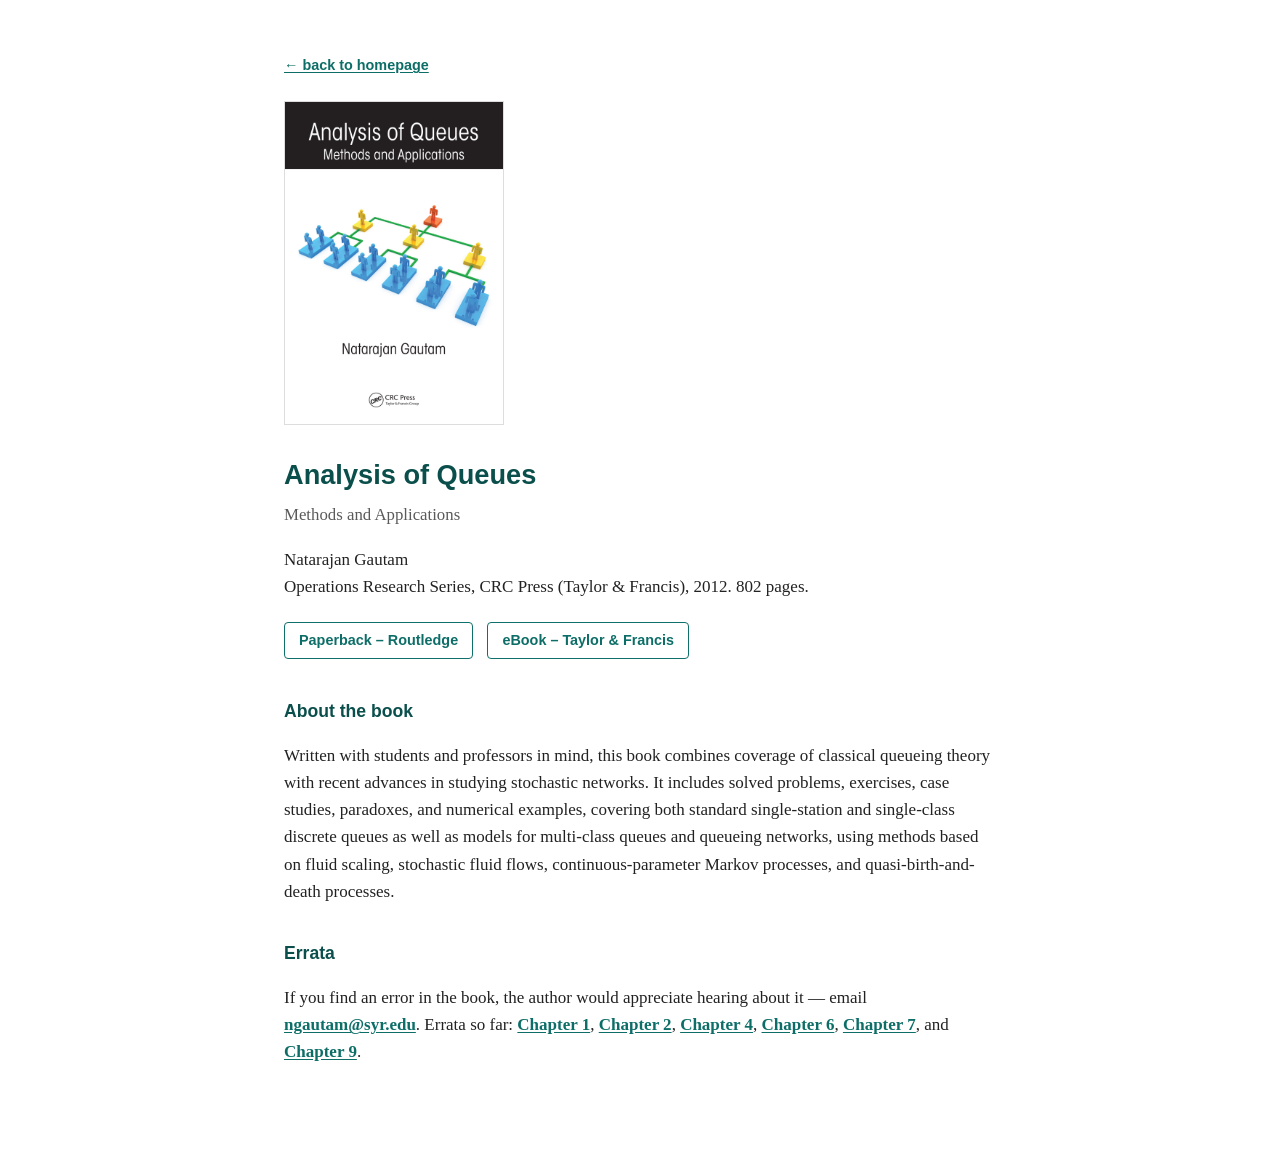
<file: book.html>
<!DOCTYPE html>
<html lang="en">
<head>
<meta charset="UTF-8" />
<meta name="viewport" content="width=device-width, initial-scale=1" />
<title>Analysis of Queues: Methods and Applications - Natarajan Gautam</title>
<style>
  :root {
    --accent: #0f6f6a;
    --accent-dark: #0a4f4b;
    --text: #222222;
    --muted: #5a5a5a;
    --rule: #dddddd;
    --font-body: Georgia, "Times New Roman", Times, serif;
    --font-heading: "Helvetica Neue", Helvetica, Arial, sans-serif;
  }
  * { box-sizing: border-box; }
  body { margin:0; font-family: var(--font-body); color: var(--text); font-size:17px; line-height:1.6; }
  .wrap { max-width: 760px; margin: 0 auto; padding: 40px 24px 80px; }
  a { color: #0d6e68; text-decoration: underline; text-underline-offset: 2px; font-weight: 600; }
  a:hover { color: var(--accent-dark); }
  .backlink { font-family: var(--font-heading); font-size: 0.9rem; }
  .book-hero { display:flex; gap: 28px; flex-wrap: wrap; margin: 24px 0 32px; align-items: flex-start; }
  .book-hero img { width: 220px; border: 1px solid var(--rule); flex-shrink: 0; }
  h1 { font-family: var(--font-heading); color: var(--accent-dark); font-size: 1.7rem; margin: 0 0 6px; }
  .subtitle { color: var(--muted); margin: 0 0 14px; font-size: 1.05rem; }
  .buy-links a {
    display: inline-block;
    margin: 4px 10px 4px 0;
    padding: 6px 14px;
    border: 1px solid var(--accent);
    border-radius: 4px;
    font-family: var(--font-heading);
    font-size: 0.9rem;
    text-decoration: none;
  }
  .buy-links a:hover { background: var(--accent); color: #fff; }
  h2 { font-family: var(--font-heading); font-size: 1.1rem; color: var(--accent-dark); margin-top: 34px; }
  ul.tight { padding-left: 20px; }
  ul.tight li { margin-bottom: 4px; }
</style>
</head>
<body>
<div class="wrap">
  <p class="backlink"><a href="index.html">&larr; back to homepage</a></p>

  <div class="book-hero">
    <img src="book1_cover.jpg" alt="Cover of Analysis of Queues: Methods and Applications" />
    <div>
      <h1>Analysis of Queues</h1>
      <p class="subtitle">Methods and Applications</p>
      <p>Natarajan Gautam<br />
      Operations Research Series, CRC Press (Taylor &amp; Francis), 2012. 802 pages.</p>
      <div class="buy-links">
        <a href="https://www.routledge.com/Analysis-of-Queues-Methods-and-Applications/Gautam/p/book/9781138073067">Paperback &ndash; Routledge</a>
        <a href="https://www.taylorfrancis.com/books/mono/10.1201/b11858/analysis-queues-natarajan-gautam">eBook &ndash; Taylor &amp; Francis</a>
      </div>
    </div>
  </div>

  <h2>About the book</h2>
  <!-- EDIT ME: replace with your own back-cover / preface description if you'd like something more specific -->
  <p>
    Written with students and professors in mind, this book combines coverage of classical queueing
    theory with recent advances in studying stochastic networks. It includes solved problems, exercises,
    case studies, paradoxes, and numerical examples, covering both standard single-station and single-class
    discrete queues as well as models for multi-class queues and queueing networks, using methods based on
    fluid scaling, stochastic fluid flows, continuous-parameter Markov processes, and quasi-birth-and-death
    processes.
  </p>

  <h2>Errata</h2>
  <!--
    EDIT ME: this assumes you'll create a "BookErrata/" folder in this repo and drop in
    chapter_1.pdf, chapter_2.pdf, chapter_4.pdf, chapter_6.pdf, chapter_7.pdf, chapter_9.pdf
    (the same six chapters that had errata on the old TAMU site). Add more <a> entries here
    if you find errata for other chapters later.
  -->
  <p>
    If you find an error in the book, the author would appreciate hearing about it &mdash;
    email <a href="mailto:ngautam@syr.edu?subject=Add%20to%20Errata">ngautam@syr.edu</a>.
    Errata so far:
    <a href="BookErrata/chapter_1.pdf">Chapter 1</a>,
    <a href="BookErrata/chapter_2.pdf">Chapter 2</a>,
    <a href="BookErrata/chapter_4.pdf">Chapter 4</a>,
    <a href="BookErrata/chapter_6.pdf">Chapter 6</a>,
    <a href="BookErrata/chapter_7.pdf">Chapter 7</a>, and
    <a href="BookErrata/chapter_9.pdf">Chapter 9</a>.
  </p>

</div>
</body>
</html>
</file>
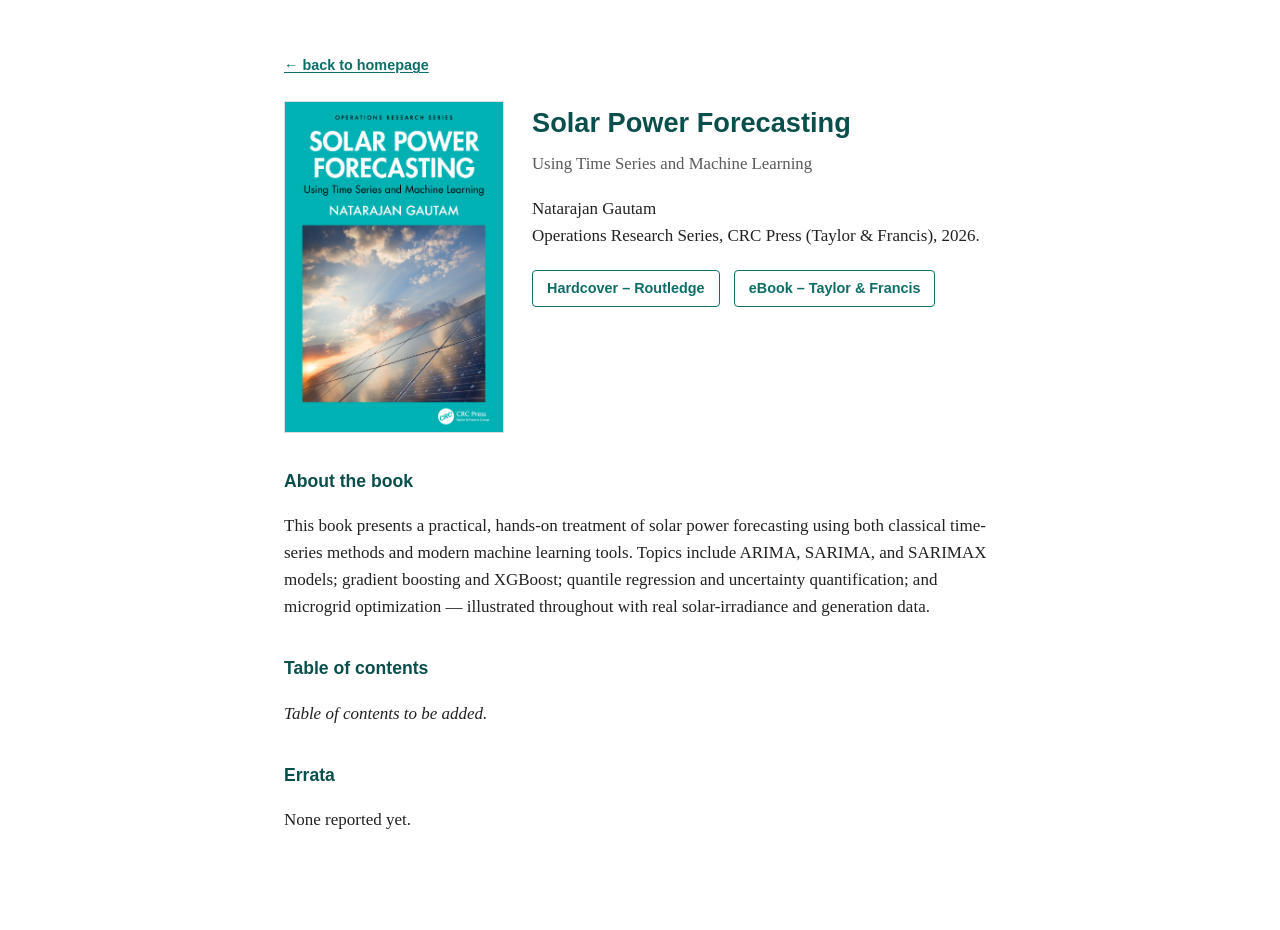
<file: book2.html>
<!DOCTYPE html>
<html lang="en">
<head>
<meta charset="UTF-8" />
<meta name="viewport" content="width=device-width, initial-scale=1" />
<title>Solar Power Forecasting - Natarajan Gautam</title>
<style>
  :root {
    --accent: #0f6f6a;
    --accent-dark: #0a4f4b;
    --text: #222222;
    --muted: #5a5a5a;
    --rule: #dddddd;
    --font-body: Georgia, "Times New Roman", Times, serif;
    --font-heading: "Helvetica Neue", Helvetica, Arial, sans-serif;
  }
  * { box-sizing: border-box; }
  body { margin:0; font-family: var(--font-body); color: var(--text); font-size:17px; line-height:1.6; }
  .wrap { max-width: 760px; margin: 0 auto; padding: 40px 24px 80px; }
  a { color: #0d6e68; text-decoration: underline; text-underline-offset: 2px; font-weight: 600; }
  a:hover { color: var(--accent-dark); }
  .backlink { font-family: var(--font-heading); font-size: 0.9rem; }
  .book-hero { display:flex; gap: 28px; flex-wrap: wrap; margin: 24px 0 32px; align-items: flex-start; }
  .book-hero img { width: 220px; border: 1px solid var(--rule); flex-shrink: 0; }
  h1 { font-family: var(--font-heading); color: var(--accent-dark); font-size: 1.7rem; margin: 0 0 6px; }
  .subtitle { color: var(--muted); margin: 0 0 14px; font-size: 1.05rem; }
  .buy-links a {
    display: inline-block;
    margin: 4px 10px 4px 0;
    padding: 6px 14px;
    border: 1px solid var(--accent);
    border-radius: 4px;
    font-family: var(--font-heading);
    font-size: 0.9rem;
    text-decoration: none;
  }
  .buy-links a:hover { background: var(--accent); color: #fff; }
  h2 { font-family: var(--font-heading); font-size: 1.1rem; color: var(--accent-dark); margin-top: 34px; }
  ul.tight { padding-left: 20px; }
  ul.tight li { margin-bottom: 4px; }
</style>
</head>
<body>
<div class="wrap">
  <p class="backlink"><a href="index.html">&larr; back to homepage</a></p>

  <div class="book-hero">
    <img src="book2_cover.jpg" alt="Cover of Solar Power Forecasting: Using Time Series and Machine Learning" />
    <div>
      <h1>Solar Power Forecasting</h1>
      <p class="subtitle">Using Time Series and Machine Learning</p>
      <p>Natarajan Gautam<br />
      Operations Research Series, CRC Press (Taylor &amp; Francis), 2026.</p>
      <div class="buy-links">
        <a href="https://www.routledge.com/Solar-Power-Forecasting-Using-Time-Series-and-Machine-Learning/Gautam/p/book/9781032516950">Hardcover &ndash; Routledge</a>
        <a href="https://www.taylorfrancis.com/books/mono/10.1201/9781003403500/solar-power-forecasting-natarajan-gautam">eBook &ndash; Taylor &amp; Francis</a>
      </div>
    </div>
  </div>

  <h2>About the book</h2>
  <!-- EDIT ME: replace this paragraph with your own back-cover / preface description -->
  <p>
    This book presents a practical, hands-on treatment of solar power forecasting using both classical
    time-series methods and modern machine learning tools. Topics include ARIMA, SARIMA, and SARIMAX
    models; gradient boosting and XGBoost; quantile regression and uncertainty quantification; and
    microgrid optimization &mdash; illustrated throughout with real solar-irradiance and generation data.
  </p>

  <h2>Table of contents</h2>
  <!-- EDIT ME: paste in the actual chapter list once you have it -->
  <p><em>Table of contents to be added.</em></p>

  <h2>Errata</h2>
  <!-- EDIT ME: add errata here as they're found, same spirit as the Analysis of Queues book page -->
  <p>None reported yet.</p>

</div>
</body>
</html>
</file>
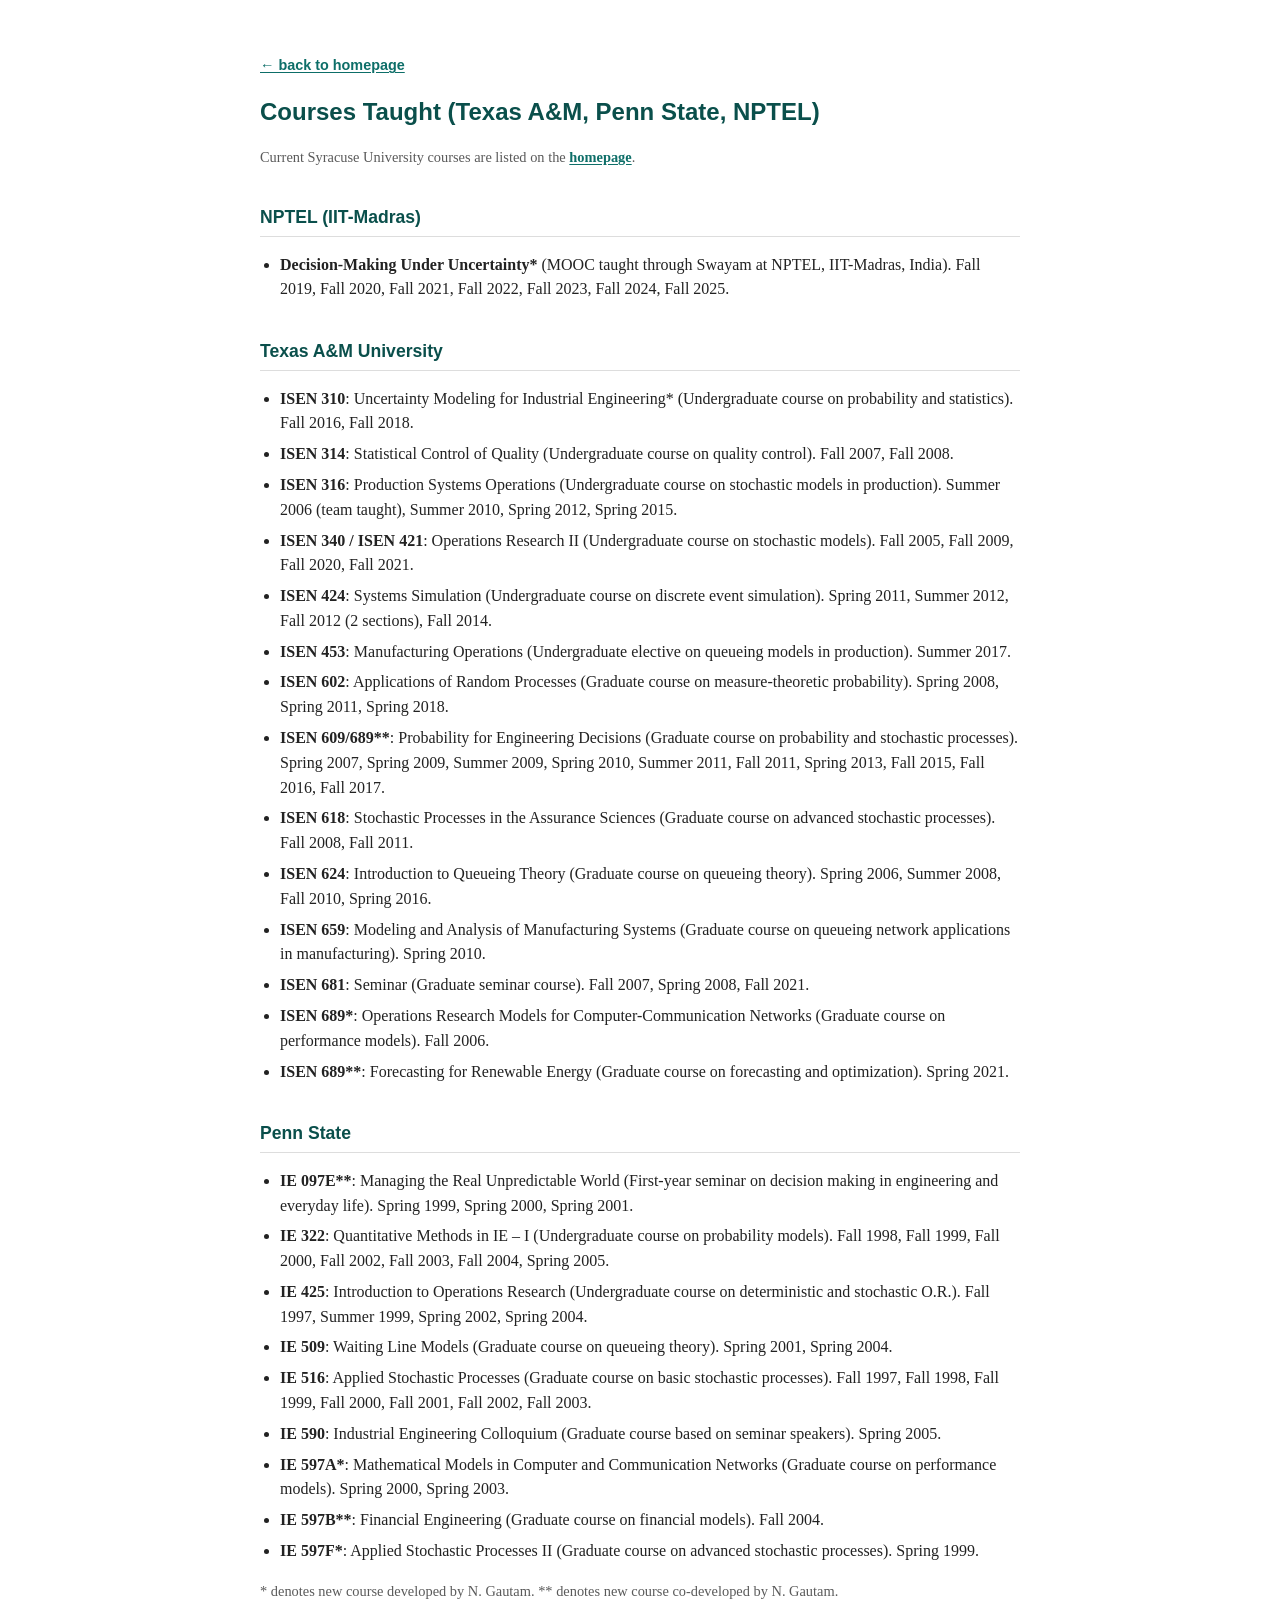
<file: other_courses.html>
<!DOCTYPE html>
<html lang="en">
<head>
<meta charset="UTF-8" />
<meta name="viewport" content="width=device-width, initial-scale=1" />
<title>Other Courses - Natarajan Gautam</title>
<style>
  :root {
    --accent-dark: #0a4f4b;
    --text: #222222;
    --muted: #5a5a5a;
    --rule: #dddddd;
    --font-body: Georgia, "Times New Roman", Times, serif;
    --font-heading: "Helvetica Neue", Helvetica, Arial, sans-serif;
  }
  body { margin:0; font-family: var(--font-body); color: var(--text); font-size:16px; line-height:1.55; }
  .wrap { max-width: 760px; margin: 0 auto; padding: 40px 24px 80px; }
  a { color: #0d6e68; text-decoration: underline; text-underline-offset: 2px; font-weight: 600; }
  a:hover { color: var(--accent-dark); }
  .backlink { font-family: var(--font-heading); font-size: 0.9rem; }
  h1 { font-family: var(--font-heading); color: var(--accent-dark); font-size: 1.5rem; }
  h2 { font-family: var(--font-heading); font-size: 1.1rem; color: var(--accent-dark); border-bottom: 1px solid var(--rule); padding-bottom: 4px; margin-top: 36px; }
  ul.tight { padding-left: 20px; }
  ul.tight li { margin-bottom: 6px; }
  .note { color: var(--muted); font-size: 0.9rem; }
</style>
</head>
<body>
<div class="wrap">
  <p class="backlink"><a href="index.html">&larr; back to homepage</a></p>
  <h1>Courses Taught (Texas A&amp;M, Penn State, NPTEL)</h1>
  <p class="note">Current Syracuse University courses are listed on the <a href="index.html">homepage</a>.</p>

  <h2>NPTEL (IIT-Madras)</h2>
  <ul class="tight">
    <li><strong>Decision-Making Under Uncertainty*</strong> (MOOC taught through Swayam at NPTEL, IIT-Madras, India). Fall 2019, Fall 2020, Fall 2021, Fall 2022, Fall 2023, Fall 2024, Fall 2025.</li>
  </ul>

  <h2>Texas A&amp;M University</h2>
  <ul class="tight">
    <li><strong>ISEN 310</strong>: Uncertainty Modeling for Industrial Engineering* (Undergraduate course on probability and statistics). Fall 2016, Fall 2018.</li>
    <li><strong>ISEN 314</strong>: Statistical Control of Quality (Undergraduate course on quality control). Fall 2007, Fall 2008.</li>
    <li><strong>ISEN 316</strong>: Production Systems Operations (Undergraduate course on stochastic models in production). Summer 2006 (team taught), Summer 2010, Spring 2012, Spring 2015.</li>
    <li><strong>ISEN 340 / ISEN 421</strong>: Operations Research II (Undergraduate course on stochastic models). Fall 2005, Fall 2009, Fall 2020, Fall 2021.</li>
    <li><strong>ISEN 424</strong>: Systems Simulation (Undergraduate course on discrete event simulation). Spring 2011, Summer 2012, Fall 2012 (2 sections), Fall 2014.</li>
    <li><strong>ISEN 453</strong>: Manufacturing Operations (Undergraduate elective on queueing models in production). Summer 2017.</li>
    <li><strong>ISEN 602</strong>: Applications of Random Processes (Graduate course on measure-theoretic probability). Spring 2008, Spring 2011, Spring 2018.</li>
    <li><strong>ISEN 609/689**</strong>: Probability for Engineering Decisions (Graduate course on probability and stochastic processes). Spring 2007, Spring 2009, Summer 2009, Spring 2010, Summer 2011, Fall 2011, Spring 2013, Fall 2015, Fall 2016, Fall 2017.</li>
    <li><strong>ISEN 618</strong>: Stochastic Processes in the Assurance Sciences (Graduate course on advanced stochastic processes). Fall 2008, Fall 2011.</li>
    <li><strong>ISEN 624</strong>: Introduction to Queueing Theory (Graduate course on queueing theory). Spring 2006, Summer 2008, Fall 2010, Spring 2016.</li>
    <li><strong>ISEN 659</strong>: Modeling and Analysis of Manufacturing Systems (Graduate course on queueing network applications in manufacturing). Spring 2010.</li>
    <li><strong>ISEN 681</strong>: Seminar (Graduate seminar course). Fall 2007, Spring 2008, Fall 2021.</li>
    <li><strong>ISEN 689*</strong>: Operations Research Models for Computer-Communication Networks (Graduate course on performance models). Fall 2006.</li>
    <li><strong>ISEN 689**</strong>: Forecasting for Renewable Energy (Graduate course on forecasting and optimization). Spring 2021.</li>
  </ul>

  <h2>Penn State</h2>
  <ul class="tight">
    <li><strong>IE 097E**</strong>: Managing the Real Unpredictable World (First-year seminar on decision making in engineering and everyday life). Spring 1999, Spring 2000, Spring 2001.</li>
    <li><strong>IE 322</strong>: Quantitative Methods in IE &ndash; I (Undergraduate course on probability models). Fall 1998, Fall 1999, Fall 2000, Fall 2002, Fall 2003, Fall 2004, Spring 2005.</li>
    <li><strong>IE 425</strong>: Introduction to Operations Research (Undergraduate course on deterministic and stochastic O.R.). Fall 1997, Summer 1999, Spring 2002, Spring 2004.</li>
    <li><strong>IE 509</strong>: Waiting Line Models (Graduate course on queueing theory). Spring 2001, Spring 2004.</li>
    <li><strong>IE 516</strong>: Applied Stochastic Processes (Graduate course on basic stochastic processes). Fall 1997, Fall 1998, Fall 1999, Fall 2000, Fall 2001, Fall 2002, Fall 2003.</li>
    <li><strong>IE 590</strong>: Industrial Engineering Colloquium (Graduate course based on seminar speakers). Spring 2005.</li>
    <li><strong>IE 597A*</strong>: Mathematical Models in Computer and Communication Networks (Graduate course on performance models). Spring 2000, Spring 2003.</li>
    <li><strong>IE 597B**</strong>: Financial Engineering (Graduate course on financial models). Fall 2004.</li>
    <li><strong>IE 597F*</strong>: Applied Stochastic Processes II (Graduate course on advanced stochastic processes). Spring 1999.</li>
  </ul>

  <p class="note">* denotes new course developed by N. Gautam. ** denotes new course co-developed by N. Gautam.</p>
</div>
</body>
</html>
</file>
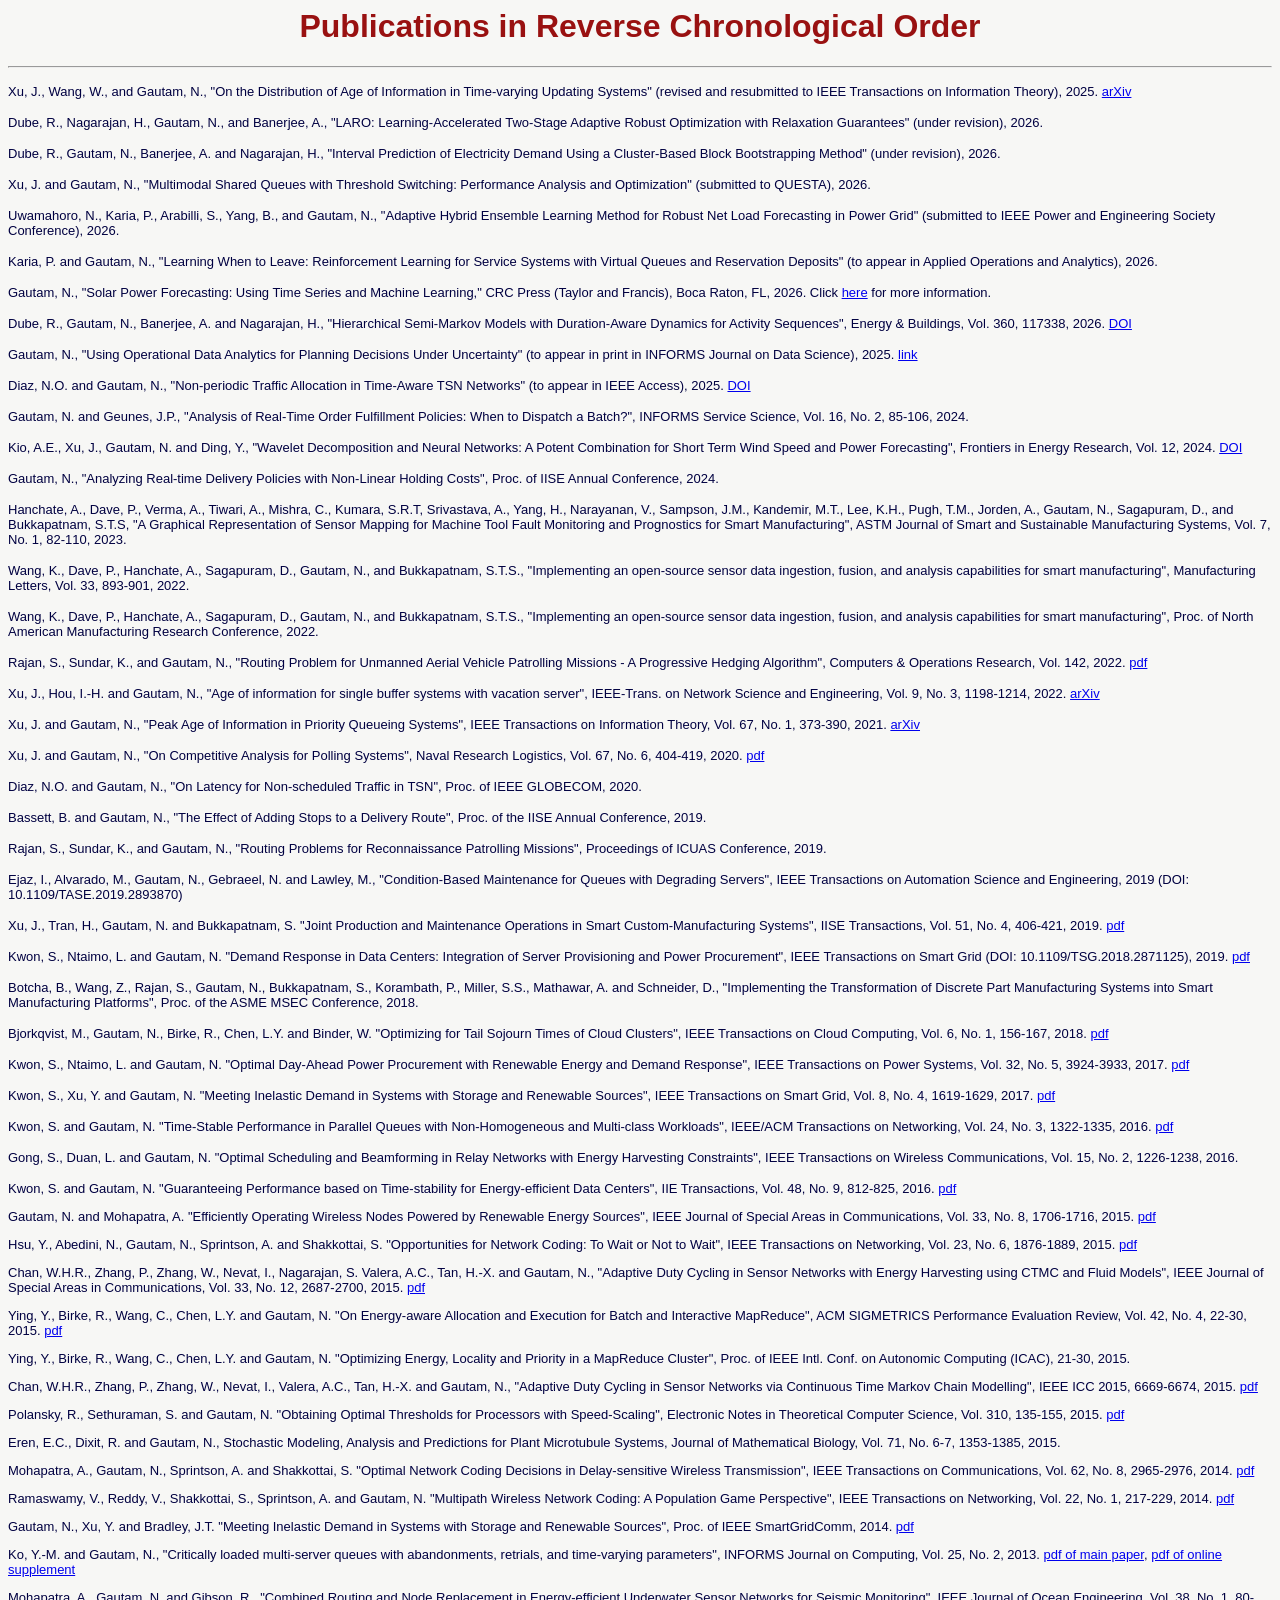
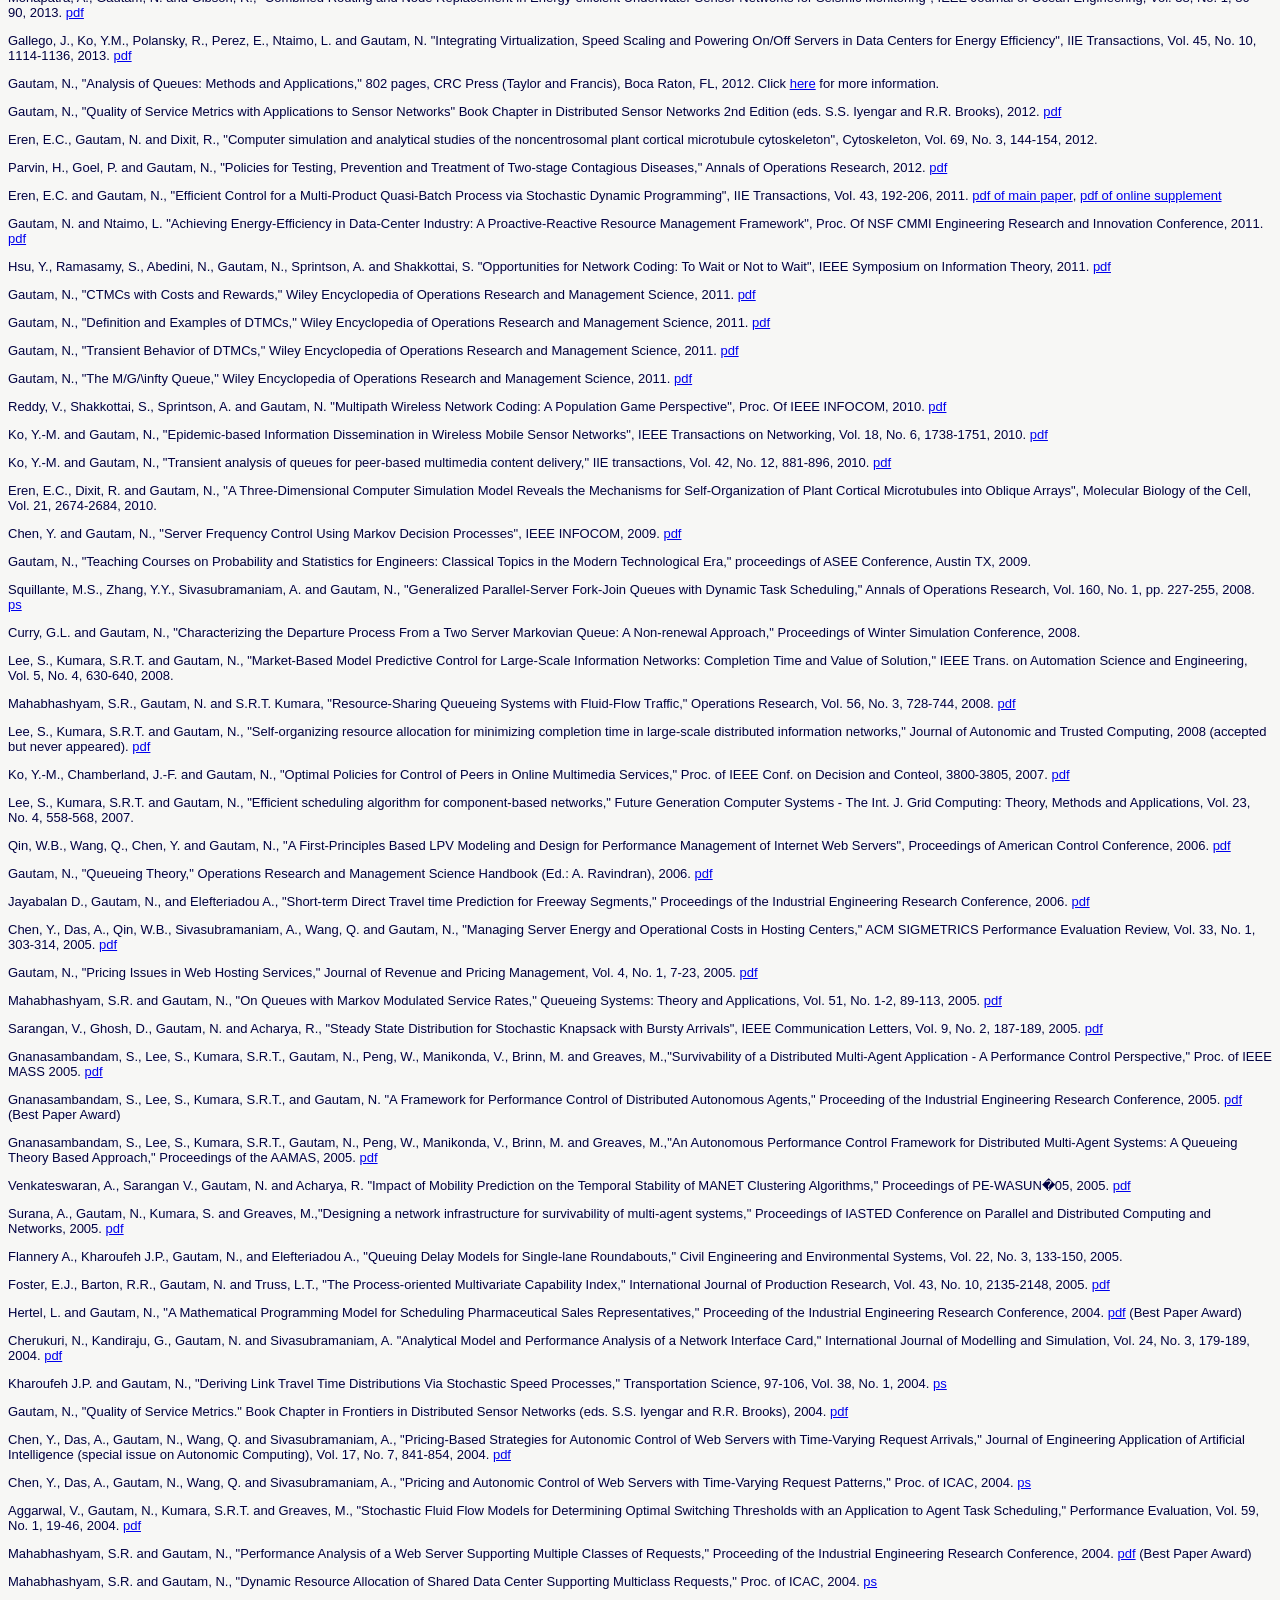
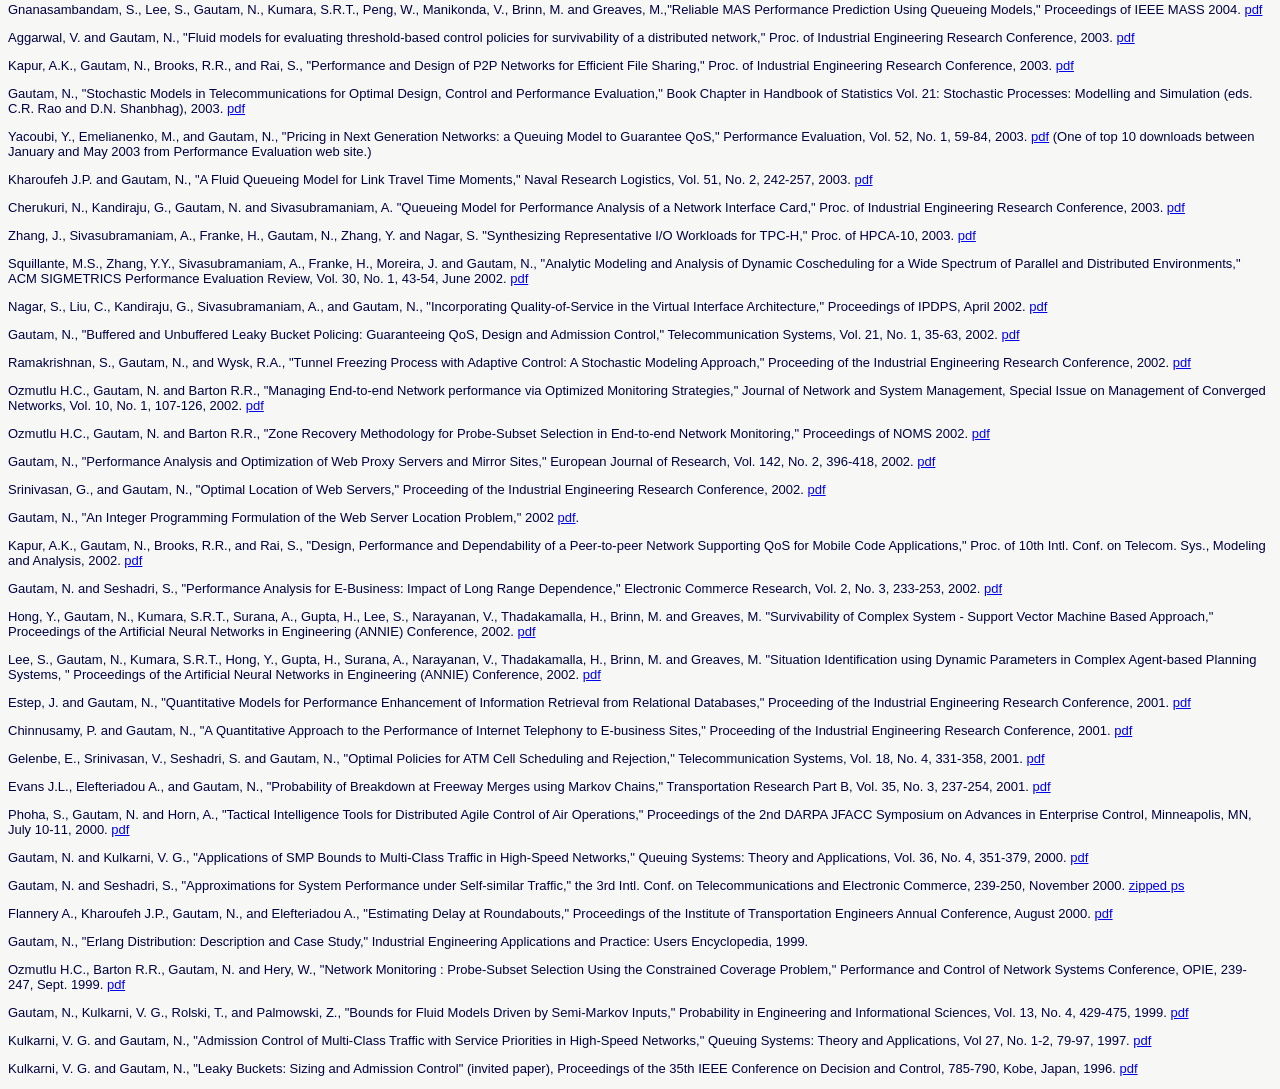
<file: pubs_year.html>
<title>Publications by Area</title>
<body style="background:#f7f7f5; font-family: Arial, Helvetica, sans-serif;">
<font color="#991111">
<center><h1>Publications in Reverse Chronological Order</center></h1> </font>
</center> <hr>

	    <FONT color="#000041"> 
<P><FONT color="#000041" face=Arial size=2> 
Xu, J., Wang, W., and Gautam, N., "On the Distribution of Age of Information in Time-varying Updating Systems" (revised and resubmitted to IEEE Transactions on Information Theory), 2025. <A href="http://arxiv.org/abs/2507.03799">arXiv</A>
</FONT> </P>
<P><FONT color="#000041" face=Arial size=2> 
Dube, R., Nagarajan, H., Gautam, N., and Banerjee, A., "LARO: Learning-Accelerated Two-Stage Adaptive Robust Optimization with Relaxation Guarantees" (under revision), 2026.
</FONT> </P>
<P><FONT color="#000041" face=Arial size=2> 
Dube, R., Gautam, N., Banerjee, A. and Nagarajan, H., "Interval Prediction of Electricity Demand Using a Cluster-Based Block Bootstrapping Method" (under revision), 2026.
</FONT> </P>
<P><FONT color="#000041" face=Arial size=2> 
Xu, J. and Gautam, N., "Multimodal Shared Queues with Threshold Switching: Performance Analysis and Optimization" (submitted to QUESTA), 2026.
</FONT> </P>
<P><FONT color="#000041" face=Arial size=2> 
Uwamahoro, N., Karia, P., Arabilli, S., Yang, B., and Gautam, N., "Adaptive Hybrid Ensemble Learning Method for Robust Net Load Forecasting in Power Grid" (submitted to IEEE Power and Engineering Society Conference), 2026.
</FONT> </P>
<P><FONT color="#000041" face=Arial size=2> 
Karia, P. and Gautam, N., "Learning When to Leave: Reinforcement Learning for Service Systems with Virtual Queues and Reservation Deposits" (to appear in Applied Operations and Analytics), 2026.
</FONT> </P>
<P><FONT face=Arial size=2>Gautam, N., "Solar Power Forecasting: Using Time Series and Machine Learning," CRC Press (Taylor and Francis), Boca Raton, FL, 2026. Click <A href="book2.html">here</A> for more information.
</FONT></P>
<P><FONT color="#000041" face=Arial size=2> 
Dube, R., Gautam, N., Banerjee, A. and Nagarajan, H., "Hierarchical Semi-Markov Models with Duration-Aware Dynamics for Activity Sequences", Energy & Buildings, Vol. 360, 117338, 2026. <A href="https://doi.org/10.1016/j.enbuild.2026.117338">DOI</A>
</FONT> </P>
<P><FONT color="#000041" face=Arial size=2> 
Gautam, N., "Using Operational Data Analytics for Planning Decisions Under Uncertainty" (to appear in print in INFORMS Journal on Data Science), 2025. <A href="https://pubsonline.informs.org/doi/10.1287/ijds.2024.0051?ai=2c4v&ui=bk5h&af=T">link</A>
</FONT> </P>
<P><FONT color="#000041" face=Arial size=2> 
Diaz, N.O. and Gautam, N., "Non-periodic Traffic Allocation in Time-Aware TSN Networks" (to appear in IEEE Access), 2025. <A href="https://doi.org/10.1109/ACCESS.2025.3627206">DOI</A>
</FONT> </P>
<P><FONT color="#000041" face=Arial size=2> 
Gautam, N. and Geunes, J.P., "Analysis of Real-Time Order Fulfillment Policies: When to Dispatch a Batch?", INFORMS Service Science, Vol. 16, No. 2, 85-106, 2024.
</FONT> </P>
<P><FONT color="#000041" face=Arial size=2> 
Kio, A.E., Xu, J., Gautam, N. and Ding, Y., "Wavelet Decomposition and Neural Networks: A Potent Combination for Short Term Wind Speed and Power Forecasting", Frontiers in Energy Research, Vol. 12, 2024. <A href="https://doi.org/10.3389/fenrg.2024.1277464">DOI</A>
</FONT> </P>
<P><FONT color="#000041" face=Arial size=2> 
Gautam, N., "Analyzing Real-time Delivery Policies with Non-Linear Holding Costs", Proc. of IISE Annual Conference, 2024.
</FONT> </P>
<P><FONT color="#000041" face=Arial size=2> 
Hanchate, A., Dave, P., Verma, A., Tiwari, A., Mishra, C., Kumara, S.R.T, Srivastava, A., Yang, H., Narayanan, V., Sampson, J.M., Kandemir, M.T., Lee, K.H., Pugh, T.M., Jorden, A., Gautam, N., Sagapuram, D., and Bukkapatnam, S.T.S, "A Graphical Representation of Sensor Mapping for Machine Tool Fault Monitoring and Prognostics for Smart Manufacturing", ASTM Journal of Smart and Sustainable Manufacturing Systems, Vol. 7, No. 1, 82-110, 2023.
</FONT> </P>
<P><FONT color="#000041" face=Arial size=2> 
Wang, K., Dave, P., Hanchate, A., Sagapuram, D., Gautam, N., and Bukkapatnam, S.T.S., "Implementing an open-source sensor data ingestion, fusion, and analysis capabilities for smart manufacturing", Manufacturing Letters, Vol. 33, 893-901, 2022.
</FONT> </P>
<P><FONT color="#000041" face=Arial size=2> 
Wang, K., Dave, P., Hanchate, A., Sagapuram, D., Gautam, N., and Bukkapatnam, S.T.S., "Implementing an open-source sensor data ingestion, fusion, and analysis capabilities for smart manufacturing", Proc. of North American Manufacturing Research Conference, 2022.
</FONT> </P>
<P><FONT color="#000041" face=Arial size=2> 
Rajan, S., Sundar, K., and Gautam, N., "Routing Problem for Unmanned Aerial Vehicle Patrolling Missions - A Progressive Hedging Algorithm", Computers & Operations Research, Vol. 142, 2022. <A href="papers/COR-S-20-00987-2.pdf">pdf</A>
</FONT> </P>
<P><FONT color="#000041" face=Arial size=2> 
Xu, J., Hou, I.-H. and Gautam, N., "Age of information for single buffer systems with vacation server", IEEE-Trans. on Network Science and Engineering, Vol. 9, No. 3, 1198-1214, 2022. <A href="https://arxiv.org/abs/2004.11847">arXiv</A>
</FONT> </P>
<P><FONT color="#000041" face=Arial size=2> 
Xu, J. and Gautam, N., "Peak Age of Information in Priority Queueing Systems", IEEE Transactions on Information Theory, Vol. 67, No. 1, 373-390, 2021. <A href="https://arxiv.org/abs/1906.12278">arXiv</A>
</FONT> </P>
<P><FONT color="#000041" face=Arial size=2> 
Xu, J. and Gautam, N., "On Competitive Analysis for Polling Systems", Naval Research Logistics, Vol. 67, No. 6, 404-419, 2020. <A href="papers/SmartPolling4.0.pdf">pdf</A> </FONT> </P>
<P><FONT color="#000041" face=Arial size=2> 
Diaz, N.O. and Gautam, N., "On Latency for Non-scheduled Traffic in TSN", Proc. of IEEE GLOBECOM, 2020.  </FONT> </P>
<P><FONT color="#000041" face=Arial size=2> 
Bassett, B. and Gautam, N., "The Effect of Adding Stops to a Delivery Route", Proc. of the IISE Annual Conference, 2019. </FONT> </P>
	    <P><FONT color="#000041" face=Arial size=2> 
Rajan, S., Sundar, K., and Gautam, N., "Routing Problems for Reconnaissance Patrolling Missions", Proceedings of ICUAS Conference, 2019. </FONT> </P>
	    <P><FONT color="#000041" face=Arial size=2> 
			    Ejaz, I., Alvarado, M., Gautam, N., Gebraeel, N. and Lawley, M., "Condition-Based Maintenance for Queues with Degrading Servers", IEEE Transactions on Automation Science and Engineering, 2019 (DOI: 10.1109/TASE.2019.2893870)</FONT> </P>
	    <P><FONT color="#000041" face=Arial size=2> 
			    Xu, J., Tran, H., Gautam, N. and Bukkapatnam, S. "Joint Production and Maintenance Operations in Smart Custom-Manufacturing Systems", IISE Transactions, Vol. 51, No. 4, 406-421, 2019. <A href="papers/Timeopt.pdf">pdf</A></FONT> </P>
	    <P><FONT color="#000041" face=Arial size=2> 
		    Kwon, S., Ntaimo, L. and Gautam, N. "Demand Response in Data Centers: Integration of Server Provisioning and Power Procurement", IEEE Transactions on Smart Grid (DOI: 10.1109/TSG.2018.2871125), 2019. <A href="https://ieeexplore.ieee.org/stamp/stamp.jsp?tp=&arnumber=8468102">pdf</A></FONT> </P>
	    <P><FONT color="#000041" face=Arial size=2> 
Botcha, B., Wang, Z., Rajan, S., Gautam, N., Bukkapatnam, S., Korambath, P., Miller, S.S., Mathawar, A. and Schneider, D., "Implementing the Transformation of Discrete Part Manufacturing Systems into Smart Manufacturing Platforms", Proc. of the ASME MSEC Conference, 2018. </FONT> </P>
	    <P><FONT color="#000041" face=Arial size=2> 
		    <P> Bjorkqvist, M., Gautam, N., Birke, R., Chen, L.Y. and Binder, W. "Optimizing for Tail Sojourn Times of Cloud Clusters", IEEE Transactions on Cloud Computing, Vol. 6, No. 1, 156-167, 2018. <A href="papers/mathias.pdf">pdf</A></FONT> </P>
		    <P><FONT color="#000041" face=Arial size=2> 
			    Kwon, S., Ntaimo, L. and Gautam, N. "Optimal Day-Ahead Power Procurement with Renewable Energy and Demand Response", IEEE Transactions on Power Systems, Vol. 32, No. 5, 3924-3933, 2017. <A href="papers/day_ahead.pdf">pdf</A></FONT> </P>
	    <P><FONT color="#000041" face=Arial size=2> 
			    Kwon, S., Xu, Y. and Gautam, N. "Meeting Inelastic Demand in Systems with Storage and Renewable Sources", IEEE Transactions on Smart Grid, Vol. 8, No. 4, 1619-1629, 2017. <A href="papers/storage_sg.pdf">pdf</A></FONT> </P>
	    <P><FONT color="#000041" face=Arial size=2> 
		    Kwon, S. and Gautam, N. "Time-Stable Performance in Parallel Queues with Non-Homogeneous and Multi-class Workloads", IEEE/ACM Transactions on Networking, Vol. 24, No. 3, 1322-1335, 2016. <A href="papers/Kwon_IEEE_ToN.pdf">pdf</A></FONT> </P> 
	    <P><FONT color="#000041" face=Arial size=2> 
		    <P>Gong, S., Duan, L. and Gautam, N. "Optimal Scheduling and Beamforming in Relay Networks with Energy Harvesting Constraints", IEEE Transactions on Wireless Communications, Vol. 15, No. 2, 1226-1238, 2016. </P>
	    <P><FONT color="#000041" face=Arial size=2> 
		    <P> Kwon, S. and Gautam, N. "Guaranteeing Performance based on Time-stability for Energy-efficient Data Centers", IIE Transactions, Vol. 48, No. 9, 812-825, 2016. <A href="papers/Kwon_IIE.pdf">pdf</A></FONT> </P>
	    <P><FONT color="#000041" face=Arial size=2> 
		    Gautam, N. and Mohapatra, A. "Efficiently Operating Wireless Nodes Powered by Renewable Energy Sources", IEEE Journal of Special Areas in Communications, Vol. 33, No. 8, 1706-1716, 2015. <A href="papers/JSAC.pdf">pdf</A> </FONT></P>
	    <P><FONT color="#000041" face=Arial size=2> 
		    Hsu, Y., Abedini, N., Gautam, N., Sprintson, A. and Shakkottai, S. "Opportunities for Network Coding: To Wait or Not to Wait", IEEE Transactions on Networking, Vol. 23, No. 6, 1876-1889, 2015. <A href="papers/NCTON.pdf">pdf</A></FONT> </P>
	    <P><FONT color="#000041" face=Arial size=2> 
		    Chan, W.H.R., Zhang, P., Zhang, W., Nevat, I., Nagarajan, S. Valera, A.C., Tan, H.-X. and Gautam, N., "Adaptive Duty Cycling in Sensor Networks with Energy Harvesting using CTMC and Fluid Models", IEEE Journal of Special Areas in Communications, Vol. 33, No. 12, 2687-2700, 2015. <A href="papers/duty_jour.pdf">pdf</A> </FONT></P>
	    <P><FONT color="#000041" face=Arial size=2> 
		    Ying, Y., Birke, R., Wang, C., Chen, L.Y. and Gautam, N. "On Energy-aware Allocation and Execution for Batch and Interactive MapReduce", ACM SIGMETRICS Performance Evaluation Review, Vol. 42, No. 4, 22-30, 2015. <A href="papers/per15.pdf">pdf</A></FONT> </P>
	    <P><FONT color="#000041" face=Arial size=2> 
		    Ying, Y., Birke, R., Wang, C., Chen, L.Y. and Gautam, N. "Optimizing Energy, Locality and Priority in a MapReduce Cluster", Proc. of IEEE Intl. Conf. on Autonomic Computing (ICAC), 21-30, 2015. </P>
	    <P><FONT color="#000041" face=Arial size=2> 
		    Chan, W.H.R., Zhang, P., Zhang, W., Nevat, I., Valera, A.C., Tan, H.-X. and Gautam, N., "Adaptive Duty Cycling in Sensor Networks via Continuous Time Markov Chain Modelling", IEEE ICC 2015, 6669-6674, 2015. <A href="papers/duty.pdf">pdf</A> </FONT></P>
		    <P><FONT face=Arial size=2>Polansky, R., Sethuraman, S. and Gautam, N. "Obtaining Optimal Thresholds for Processors with Speed-Scaling", Electronic Notes in Theoretical Computer Science, Vol. 310, 135-155, 2015. <A href="papers/PASM.pdf">pdf</A> 
              </FONT></P>
		    <P><FONT face=Arial size=2> 
Eren, E.C., Dixit, R. and Gautam, N., Stochastic Modeling, Analysis and Predictions for Plant Microtubule Systems, Journal of Mathematical Biology, Vol. 71, No. 6-7, 1353-1385, 2015.
	      </FONT></P>
	    <P><FONT color="#000041" face=Arial size=2> 
		    Mohapatra, A., Gautam, N., Sprintson, A. and Shakkottai, S. "Optimal Network Coding Decisions in Delay-sensitive Wireless Transmission", IEEE Transactions on Communications, Vol. 62, No. 8, 2965-2976, 2014. <A href="papers/TCOM_paper_final.pdf">pdf</A> </FONT></P>
	    <P><FONT color="#000041" face=Arial size=2> 
		    Ramaswamy, V., Reddy, V., Shakkottai, S., Sprintson, A. and Gautam, N. "Multipath Wireless Network Coding: A Population Game Perspective", IEEE Transactions on Networking, Vol. 22, No. 1, 217-229, 2014. <A href="papers/netcode-final.pdf">pdf</A> </FONT></P>
	    <P><FONT color="#000041" face=Arial size=2> 
	      Gautam, N., Xu, Y. and Bradley, J.T. "Meeting Inelastic Demand in Systems with Storage and Renewable Sources", Proc. of IEEE SmartGridComm, 2014. <A href="papers/storage_conf.pdf">pdf</A>
	      </FONT></P>
	      <P><FONT face=Arial size=2>Ko, Y.-M. and Gautam, N., "Critically loaded multi-server queues with abandonments, retrials, and time-varying parameters", INFORMS Journal on Computing, Vol. 25, No. 2, 2013. <A 
	   href="papers/joc.pdf">pdf of main paper</A>, 
   <A 
	   href="papers/joc_online.pdf">pdf of online supplement</A>
              </FONT></P>
	    <P><FONT color="#000041" face=Arial size=2> 
		    Mohapatra, A., Gautam, N. and Gibson, R., "Combined Routing and Node Replacement in Energy-efficient Underwater Sensor Networks for Seismic Monitoring", IEEE Journal of Ocean Engineering, Vol. 38, No. 1, 80-90, 2013. <A href="papers/underwater.pdf">pdf</A> </FONT></P>
	    <P><FONT color="#000041" face=Arial size=2> 
		    Gallego, J., Ko, Y.M., Polansky, R., Perez, E., Ntaimo, L. and Gautam, N. "Integrating Virtualization, Speed Scaling and Powering On/Off Servers in Data Centers for Energy Efficiency", IIE Transactions, Vol. 45, No. 10, 1114-1136, 2013.  <A href="papers/IIE_Gallego.pdf">pdf</A></FONT> </P>
	    <P><FONT face=Arial size=2>Gautam, N., "Analysis of Queues: Methods and Applications," 
	   802 pages, CRC Press (Taylor and Francis), Boca Raton, FL, 2012. 
	   Click <A href="book.html">here</A> for more information.
              </FONT></P>
              <P><FONT face=Arial size=2>Gautam, N., "Quality of Service Metrics with Applications to Sensor Networks" Book Chapter in 
              Distributed Sensor Networks 2nd Edition (eds. S.S. Iyengar and 
              R.R. Brooks), 2012. <A 
              href="papers/v2_qos_metrics.pdf">pdf</A> 
              </FONT></P>
		    <P><FONT face=Arial size=2> 
Eren, E.C., Gautam, N. and Dixit, R., "Computer simulation and analytical studies of the noncentrosomal plant cortical microtubule cytoskeleton", Cytoskeleton, Vol. 69, No. 3, 144-154, 2012. 
              </FONT></P>
	    <P><FONT face=Arial size=2>Parvin, H., Goel, P. and Gautam, N., 
              "Policies for Testing, Prevention and Treatment of Two-stage Contagious Diseases," Annals of Operations Research, 2012.  
	      <A href="papers/Hoda_paper.pdf">pdf</A>
              </FONT></P>
	    <P><FONT color="#000041" face=Arial size=2> 
	      <P> Eren, E.C. and Gautam, N., "Efficient Control for a Multi-Product Quasi-Batch Process via Stochastic Dynamic Programming", IIE Transactions, Vol. 43, 192-206, 2011. <A href="papers/QBP_final.pdf">pdf of main paper</A>, <A href="papers/appendix.pdf">pdf of online supplement</A> 
              </FONT></P>
	    <P><FONT color="#000041" face=Arial size=2> 
		    Gautam, N. and Ntaimo, L. "Achieving Energy-Efficiency in Data-Center Industry: A Proactive-Reactive Resource Management Framework", Proc. Of NSF CMMI Engineering Research and Innovation Conference, 2011. <A href="papers/cmmi_Gautam_Ntaimo.pdf">pdf</A></FONT> </P>
	    <P><FONT color="#000041" face=Arial size=2> 
		    Hsu, Y., Ramasamy, S., Abedini, N., Gautam, N., Sprintson, A. and Shakkottai, S. "Opportunities for Network Coding: To Wait or Not to Wait", IEEE Symposium on Information Theory, 2011. <A href="papers/isit.pdf">pdf</A></FONT> </P>
	      <P><FONT face=Arial size=2>Gautam, N., "CTMCs with Costs and Rewards," Wiley Encyclopedia of Operations Research and Management Science, 2011. 
		      <A href="papers/2011_CTMC.pdf">pdf</A>
              </FONT></P>
	      <P><FONT face=Arial size=2>Gautam, N., "Definition and Examples of DTMCs," Wiley Encyclopedia of Operations Research and Management Science, 2011. 
		      <A href="papers/2011_dtmc1.pdf">pdf</A>
              </FONT></P>
	      <P><FONT face=Arial size=2>Gautam, N., "Transient Behavior of DTMCs," Wiley Encyclopedia of Operations Research and Management Science, 2011. 
		      <A href="papers/2011_dtmc2.pdf">pdf</A>
      </FONT></P>
	    <P><FONT face=Arial size=2>Gautam, N., "The M/G/\infty Queue," 
		    Wiley Encyclopedia of Operations Research and Management Science, 2011.  
		    <A href="papers/2911_MGinf.pdf">pdf</A>
		    </P></FONT>
	    <P><FONT color="#000041" face=Arial size=2> 
		    Reddy, V., Shakkottai, S., Sprintson, A. and Gautam, N. "Multipath Wireless Network Coding: A Population Game Perspective", Proc. Of IEEE INFOCOM, 2010. <A href="papers/INFOCOM_2010.pdf">pdf</A> </FONT></P>
	    <P><FONT color="#000041" face=Arial size=2> 
	      Ko, Y.-M. and Gautam, N., "Epidemic-based Information Dissemination in Wireless Mobile Sensor Networks", IEEE Transactions on Networking, Vol. 18, No. 6, 1738-1751, 2010. <A href="papers/gossip_paper.pdf">pdf</A>
	      </FONT></P>
		    <P><FONT face=Arial size=2>Ko, Y.-M. and Gautam, N., "Transient analysis of queues for peer-based multimedia content delivery," IIE transactions, Vol. 42, No. 12, 881-896, 2010. <A href="papers/iietrans.pdf">pdf</A>
              </FONT></P>		    
		    <P><FONT face=Arial size=2> 
			    Eren, E.C., Dixit, R. and Gautam, N., "A Three-Dimensional Computer Simulation Model Reveals the Mechanisms for Self-Organization of Plant Cortical Microtubules into Oblique Arrays", Molecular Biology of the Cell, Vol. 21, 2674-2684, 2010. 
              </FONT></P>
	    <P><FONT color="#000041" face=Arial size=2> 
	      Chen, Y. and 
Gautam, N., "Server Frequency Control Using Markov Decision Processes",
	      IEEE INFOCOM, 2009. <A href="papers/Lydia_INFOCOM.pdf">pdf</A> 
              </FONT></P>
	      <P><FONT face=Arial size=2>Gautam, N., "Teaching Courses on Probability and Statistics for Engineers: Classical Topics in the Modern Technological Era," proceedings of ASEE Conference, Austin TX, 2009. 
              </FONT></P>
	      <P><FONT face=Arial size=2>Squillante, M.S., Zhang, Y.Y., 
              Sivasubramaniam, A. and Gautam, N., 
              "Generalized Parallel-Server Fork-Join Queues with Dynamic Task Scheduling," 
	      Annals of Operations Research, Vol. 160, No. 1, pp. 227-255, 
	      2008. <A 
              href="papers/anor.ps">ps</A>
              </FONT></P>
	    <P><FONT face=Arial size=2>Curry, G.L. and Gautam, N., 
	      "Characterizing the Departure Process From a Two Server Markovian Queue: A Non-renewal Approach," Proceedings of Winter Simulation Conference, 2008. 
              </FONT></P>		    
		                  <P><FONT face=Arial size=2>Lee, S., Kumara, S.R.T. and Gautam, N.,
	      "Market-Based Model Predictive Control for Large-Scale Information Networks: Completion Time and Value of Solution,"
	      IEEE Trans. on Automation Science and Engineering, Vol. 5, No. 4, 630-640, 2008. 
              </FONT></P>
	      	      <P><FONT face=Arial size=2>Mahabhashyam, S.R., Gautam, N. and S.R.T. Kumara, 
	      "Resource-Sharing Queueing Systems with Fluid-Flow Traffic,"
	      Operations Research, Vol. 56, No. 3, 728-744, 2008. <A 
	   href="papers/or_saira.pdf">pdf</A>
	      </FONT></P>
              <P><FONT face=Arial size=2>Lee, S., Kumara, S.R.T. and Gautam, N.,
	      "Self-organizing resource allocation for minimizing completion time in large-scale distributed information networks,"
	      Journal of Autonomic and Trusted Computing, 2008 (accepted but never appeared).
	      <A href="papers/2012_Lee_JOATC.pdf">pdf</A>
              </FONT></P>
	<P><FONT face=Arial size=2>Ko, Y.-M., Chamberland, J.-F. and Gautam, N., "Optimal Policies for Control of Peers in Online Multimedia Services," Proc. of IEEE Conf. on Decision and Conteol, 3800-3805, 2007. <A 
              href="papers/ko_cdc.pdf">pdf</A>
              </FONT></P>		    
              <P><FONT face=Arial size=2>Lee, S., Kumara, S.R.T. and Gautam, N.,
	      "Efficient scheduling algorithm for component-based networks,"
	      Future Generation Computer Systems - The Int. 
	      J. Grid Computing: Theory, Methods and Applications, Vol. 23, No. 4, 558-568, 2007.
	      </FONT></P>
	    <P><FONT color="#000041" face=Arial size=2> 
              Qin, W.B., Wang, Q., Chen, Y. and 
	      Gautam, N., "A First-Principles Based LPV Modeling and Design 
	      for Performance Management of Internet Web Servers", 
	      Proceedings of American Control Conference, 2006. 
	      <A href="papers/2006_acc.pdf">pdf</A> </FONT></P>
	    <P><FONT face=Arial size=2>Gautam, N., "Queueing Theory," 
	   Operations Research and Management Science Handbook (Ed.: A. Ravindran), 2006. <A 
	   href="papers/queues_NG.pdf">pdf</A> 
              </FONT></P>
              <P><FONT face=Arial size=2>Jayabalan D., Gautam, 
              N., and Elefteriadou A., "Short-term Direct Travel time Prediction for Freeway Segments," Proceedings of the Industrial Engineering Research Conference, 2006.  <A href="papers/2006_IERC.pdf">pdf</A> </FONT></P>

	    <P><FONT color="#000041" face=Arial size=2> 
              Chen, Y., Das, A., Qin, W.B., 
              Sivasubramaniam, A., Wang, Q. and Gautam, N., "Managing Server 
              Energy and Operational Costs in Hosting Centers," ACM 
	      SIGMETRICS Performance Evaluation Review, Vol. 33, No. 1, 
	      303-314, 2005. <A href="papers/2005_Chen_sigmetrics.pdf">pdf</A> 
      </font></P>
              <P><FONT face=Arial size=2>Gautam, N., "Pricing Issues in Web 
              Hosting Services," Journal of Revenue and Pricing 
              Management, Vol. 4, No. 1, 7-23, 2005. <A 
              href="papers/webhost_final.pdf">pdf</A> 
              </FONT></P>
              <P><FONT face=Arial size=2>Mahabhashyam, S.R. and Gautam, N., "On 
              Queues with Markov Modulated Service Rates," Queueing 
	      Systems: Theory and Applications, Vol. 51, No. 1-2, 89-113, 
	      2005. <A 
              href="papers/saira_questa.pdf">pdf</A> 
	      </FONT></P>
              <P><FONT face=Arial size=2>Sarangan, V., Ghosh, D., Gautam, N. and 
              Acharya, R., "Steady State Distribution for Stochastic Knapsack 
              with Bursty Arrivals", IEEE Communication Letters, Vol. 9, No. 2, 
              187-189, 2005. <A 
              href="papers/ieee_ltrs.pdf">pdf</A> 
              </FONT></P>
              <P><FONT face=Arial size=2>Gnanasambandam, S., Lee, S., Kumara, 
              S.R.T., Gautam, N., Peng, W., Manikonda, V., Brinn, M. and 
              Greaves, M.,"Survivability of a Distributed Multi-Agent 
	      Application - A Performance Control Perspective," Proc. of
              IEEE MASS 2005. <A 
              href="papers/MASS05.pdf">pdf</A> 
              </FONT></P>
              <P><FONT face=Arial size=2>Gnanasambandam, S., Lee, S., Kumara, 
              S.R.T., and Gautam, N. "A Framework for Performance Control of 
              Distributed Autonomous Agents," Proceeding of the 
              Industrial Engineering Research Conference, 2005. <A 
              href="papers/IERC_nathan.pdf">pdf</A> (Best Paper Award) 
              </FONT></P>
              <P><FONT face=Arial size=2>Gnanasambandam, S., Lee, S., Kumara, 
              S.R.T., Gautam, N., Peng, W., Manikonda, V., Brinn, M. and 
              Greaves, M.,"An Autonomous Performance Control Framework for 
              Distributed Multi-Agent Systems: A Queueing Theory Based 
              Approach," Proceedings of the AAMAS, 2005. <A 
              href="papers/AAMAS_nathan.pdf">pdf</A> 
              </FONT></P>
              <P><FONT face=Arial size=2>Venkateswaran, A., Sarangan V., Gautam, 
	      N. and Acharya, R. "Impact of Mobility Prediction on the Temporal Stability of MANET Clustering Algorithms," Proceedings of PE-WASUN�05, 2005. <A 
              href="papers/pewasun.pdf">pdf</A> 
	      </FONT></P> 
              <P><FONT face=Arial size=2>Surana, A., Gautam, N., Kumara, S. and 
              Greaves, M.,"Designing a network infrastructure for survivability 
              of multi-agent systems," Proceedings of IASTED Conference on 
              Parallel and Distributed Computing and Networks, 2005. <A 
              href="papers/final_inns.pdf">pdf</A> 
              </FONT></P>
              <P><FONT face=Arial size=2>Flannery A., Kharoufeh J.P., Gautam, 
              N., and Elefteriadou A., "Queuing Delay Models for Single-lane 
	      Roundabouts," Civil Engineering and Environmental Systems, 
	      Vol. 22, No. 3, 133-150, 2005. </FONT></P>
              <P><FONT face=Arial size=2>Foster, E.J., Barton, R.R., Gautam, N. 
              and Truss, L.T., "The Process-oriented Multivariate Capability 
              Index," International Journal of Production Research, Vol. 43, No. 
              10, 2135-2148, 2005. <A 
              href="papers/earnest_ijpr.pdf">pdf</A> 
              </FONT></P>
              <P><FONT face=Arial size=2>Hertel, L. and Gautam, N., "A 
              Mathematical Programming Model for Scheduling Pharmaceutical Sales 
              Representatives," Proceeding of the Industrial Engineering 
              Research Conference, 2004. <A 
              href="papers/lauren.pdf">pdf</A> (Best Paper Award)
	      </FONT></P>
              <P><FONT face=Arial size=2>Cherukuri, N., Kandiraju, G., Gautam, 
              N. and Sivasubramaniam, A. "Analytical Model and Performance 
              Analysis of a Network Interface Card," International Journal of 
              Modelling and Simulation, Vol. 24, No. 3, 179-189, 2004. <A 
              href="papers/naveen_nic.pdf">pdf</A> 
              </FONT></P>
              <P><FONT face=Arial size=2>Kharoufeh J.P. and Gautam, N., 
              "Deriving Link Travel Time Distributions Via Stochastic Speed 
              Processes," Transportation Science, 97-106, Vol. 38, No. 1, 2004. 
              <A 
              href="papers/kg_link.ps">ps</A> 
              </FONT></P>
              <P><FONT face=Arial size=2>Gautam, N., "Quality of Service Metrics." Book Chapter in 
              Frontiers in Distributed Sensor Networks (eds. S.S. Iyengar and 
              R.R. Brooks), 2004. <A 
              href="papers/qos_metrics.pdf">pdf</A> 
              </FONT></P>
              <P><FONT face=Arial size=2>Chen, Y., Das, A., Gautam, N., Wang, Q. 
              and Sivasubramaniam, A., "Pricing-Based Strategies for Autonomic 
              Control of Web Servers with Time-Varying Request Arrivals," 
              Journal of Engineering Application of Artificial Intelligence 
              (special issue on Autonomic Computing), Vol. 17, No. 7, 841-854, 
              2004. <A 
              href="papers/eaai_journal.pdf">pdf</A> 
              </FONT></P>
              <P><FONT face=Arial size=2>Chen, Y., Das, A., Gautam, N., Wang, Q. 
              and Sivasubramaniam, A., "Pricing and Autonomic Control of Web 
              Servers with Time-Varying Request Patterns," Proc. of ICAC, 2004. 
              <A 
              href="papers/gautam_n2.ps">ps</A> 
              </FONT></P>
              <P><FONT face=Arial size=2>Aggarwal, V., Gautam, N., Kumara, 
              S.R.T. and Greaves, M., "Stochastic Fluid Flow Models for 
              Determining Optimal Switching Thresholds with an Application to 
              Agent Task Scheduling," Performance Evaluation, Vol. 59, No. 1, 
              19-46, 2004. <A 
              href="papers/vineet_pe.pdf">pdf</A> 
              </FONT></P>
	                    <P><FONT face=Arial size=2>Mahabhashyam, S.R. and Gautam, N., 
              "Performance Analysis of a Web Server Supporting Multiple Classes 
              of Requests," Proceeding of the Industrial Engineering Research 
              Conference, 2004. <A 
              href="papers/sairajesh.pdf">pdf</A> 
              (Best Paper Award)</FONT></P>
              <P><FONT face=Arial size=2>Mahabhashyam, S.R. and Gautam, N., 
              "Dynamic Resource Allocation of Shared Data Center Supporting 
              Multiclass Requests," Proc. of ICAC, 2004. <A 
              href="papers/mahabhashyam_s.ps">ps</A>
              </FONT></P>
              <P><FONT face=Arial size=2>Gnanasambandam, S., Lee, S., Gautam, 
              N., Kumara, S.R.T., Peng, W., Manikonda, V., Brinn, M. and 
              Greaves, M.,"Reliable MAS Performance Prediction Using Queueing 
              Models," Proceedings of IEEE MASS 2004. <A 
              href="papers/MASS04.pdf">pdf</A> 
              </FONT></P>
              <P><FONT face=Arial size=2>Aggarwal, V. and Gautam, N., "Fluid 
              models for evaluating threshold-based control policies for 
              survivability of a distributed network," Proc. of Industrial 
              Engineering Research Conference, 2003. <A 
              href="papers/vineet_ierc.pdf">pdf</A> 
              </FONT></P>
              <P><FONT face=Arial size=2>Kapur, A.K., Gautam, N., Brooks, R.R., 
              and Rai, S., "Performance and Design of P2P Networks for Efficient 
              File Sharing," Proc. of Industrial Engineering Research 
              Conference, 2003. <A 
              href="papers/amit_ierc.pdf">pdf</A> 
              </FONT></P>
              <P><FONT face=Arial size=2>Gautam, N., "Stochastic Models in 
              Telecommunications for Optimal Design, Control and Performance 
              Evaluation," Book Chapter in Handbook of Statistics Vol. 21: 
              Stochastic Processes: Modelling and Simulation (eds. C.R. Rao and 
              D.N. Shanbhag), 2003. <A 
		      href="papers/stathbk.pdf">pdf</A> </FONT></P>
              <P><FONT face=Arial size=2>Yacoubi, Y., Emelianenko, M., and 
              Gautam, N., "Pricing in Next Generation Networks: a Queuing Model 
              to Guarantee QoS," Performance Evaluation, Vol. 52, No. 1, 59-84, 
              2003. <A 
              href="papers/perfeval_momo.pdf">pdf</A> 
              (One of top 10 downloads between January and May 2003 from 
              Performance Evaluation web site.) 
              </FONT></P>
              <P><FONT face=Arial size=2>Kharoufeh J.P. and Gautam, N., "A Fluid 
              Queueing Model for Link Travel Time Moments," Naval Research 
              Logistics, Vol. 51, No. 2, 242-257, 2003. <A 
              href="papers/Khar_Gautam_NRL_final.pdf">pdf</A> 
              </FONT></P>
              <P><FONT face=Arial size=2>Cherukuri, N., Kandiraju, G., Gautam, 
              N. and Sivasubramaniam, A. "Queueing Model for Performance 
              Analysis of a Network Interface Card," Proc. of Industrial 
              Engineering Research Conference, 2003. <A 
              href="papers/naveen_ierc.pdf">pdf</A> 
              </FONT></P>
              <P><FONT face=Arial size=2>Zhang, J., Sivasubramaniam, A., Franke, 
              H., Gautam, N., Zhang, Y. and Nagar, S. "Synthesizing 
              Representative I/O Workloads for TPC-H," Proc. of HPCA-10, 2003. 
	      <A href="papers/2003_HPCA.pdf">pdf</A> 
              </FONT></P>
              <P><FONT face=Arial size=2>Squillante, M.S., Zhang, Y.Y., 
              Sivasubramaniam, A., Franke, H., Moreira, J. and Gautam, N., 
              "Analytic Modeling and Analysis of Dynamic Coscheduling for a Wide 
              Spectrum of Parallel and Distributed Environments," ACM SIGMETRICS 
              Performance Evaluation Review, Vol. 30, No. 1, 43-54, June 2002. 
              <A 
              href="papers/sigmetrics.pdf">pdf</A> 
              </FONT></P>
              <P><FONT face=Arial size=2>Nagar, S., Liu, C., Kandiraju, G., 
              Sivasubramaniam, A., and Gautam, N., "Incorporating 
              Quality-of-Service in the Virtual Interface Architecture," 
              Proceedings of IPDPS, April 2002. <A 
              href="papers/ipdps.pdf">pdf</A> 
              </FONT></P>
              <P><FONT face=Arial size=2>Gautam, N., "Buffered and Unbuffered 
              Leaky Bucket Policing: Guaranteeing QoS, Design and Admission 
              Control," Telecommunication Systems, Vol. 21, No. 1, 35-63, 2002. 
              <A 
              href="papers/leaky_ts.pdf">pdf</A> 
              </FONT></P>
	    <P><FONT color="#000041" face=Arial size=2> 
	      <P> Ramakrishnan, S., Gautam, N., and Wysk, 
              R.A., "Tunnel Freezing Process with Adaptive Control: A Stochastic 
              Modeling Approach," Proceeding of the Industrial Engineering 
              Research Conference, 2002.
	      <A href="papers/2002_IERC_Ramakrishnan.pdf">pdf</A>
	      </FONT></P>
              <P><FONT face=Arial size=2>Ozmutlu H.C., Gautam, N. and Barton 
              R.R., "Managing End-to-end Network performance via Optimized 
              Monitoring Strategies," Journal of Network and System Management, 
              Special Issue on Management of Converged Networks, Vol. 10, No. 1, 
              107-126, 2002. <A 
              href="papers/jnsm.pdf">pdf</A> 
              </FONT></P>
              <P><FONT face=Arial size=2>Ozmutlu H.C., Gautam, N. and Barton 
              R.R., "Zone Recovery Methodology for Probe-Subset Selection in 
              End-to-end Network Monitoring," Proceedings of NOMS 2002. <A 
              href="papers/zrm_conf1.pdf">pdf</A> 
              </FONT></P>
              <P><FONT face=Arial size=2>Gautam, N., "Performance Analysis and 
              Optimization of Web Proxy Servers and Mirror Sites," European 
              Journal of Research, Vol. 142, No. 2, 396-418, 2002. <A 
              href="papers/ejor_webserv.pdf">pdf</A> 
              </FONT></P>
              <P><FONT face=Arial size=2>Srinivasan, G., and Gautam, N., 
              "Optimal Location of Web Servers," Proceeding of the Industrial 
              Engineering Research Conference, 2002. <A 
              href="papers/girish_ierc.pdf">pdf</A> 
              </FONT></P>
              <P><FONT face=Arial size=2>Gautam, N., "An Integer Programming 
              Formulation of the Web Server Location Problem," 2002 <A 
              href="papers/gweb.pdf">pdf</A>. 
              </FONT></P>
              <P><FONT face=Arial size=2>Kapur, A.K., Gautam, N., Brooks, R.R., 
              and Rai, S., "Design, Performance and Dependability of a 
              Peer-to-peer Network Supporting QoS for Mobile Code Applications," 
              Proc. of 10th Intl. Conf. on Telecom. Sys., Modeling and Analysis, 
              2002. <A 
              href="papers/amit_etal_conf.pdf">pdf</A> 
              </FONT></P>
              <P><FONT face=Arial size=2>Gautam, N. and Seshadri, S., 
              "Performance Analysis for E-Business: Impact of Long Range 
              Dependence," Electronic Commerce Research, Vol. 2, No. 3, 233-253, 
              2002. <A 
              href="papers/ecr.pdf">pdf</A> 
	      </FONT></P>
              <P><FONT face=Arial size=2>Hong, Y., Gautam, N., Kumara, S.R.T., 
              Surana, A., Gupta, H., Lee, S., Narayanan, V., Thadakamalla, H., 
              Brinn, M. and Greaves, M. "Survivability of Complex System - 
              Support Vector Machine Based Approach," Proceedings of the 
              Artificial Neural Networks in Engineering (ANNIE) Conference, 
              2002. <A 
              href="papers/yunho_annie.pdf">pdf</A> 
              </FONT></P>
              <P><FONT face=Arial size=2>Lee, S., Gautam, N., Kumara, S.R.T., 
              Hong, Y., Gupta, H., Surana, A., Narayanan, V., Thadakamalla, H., 
              Brinn, M. and Greaves, M. "Situation Identification using Dynamic 
              Parameters in Complex Agent-based Planning Systems, " Proceedings 
              of the Artificial Neural Networks in Engineering (ANNIE) 
              Conference, 2002. <A 
              href="papers/lee_annie.pdf">pdf</A> 
              </FONT></P>
              <P><FONT face=Arial size=2>Estep, J. and Gautam, N., "Quantitative 
              Models for Performance Enhancement of Information Retrieval from 
              Relational Databases," Proceeding of the Industrial Engineering 
              Research Conference, 2001. <A 
              href="papers/jenna_ierc.pdf">pdf</A> 
              </FONT></P>
              <P><FONT face=Arial size=2>Chinnusamy, P. and Gautam, N., "A 
              Quantitative Approach to the Performance of Internet Telephony to 
              E-business Sites," Proceeding of the Industrial Engineering 
              Research Conference, 2001. <A 
              href="papers/prathi_ierc.pdf">pdf</A> 
              </FONT></P>
              <P><FONT face=Arial size=2>Gelenbe, E., Srinivasan, V., Seshadri, 
              S. and Gautam, N., "Optimal Policies for ATM Cell Scheduling and 
              Rejection," Telecommunication Systems, Vol. 18, No. 4, 331-358, 
              2001. <A 
              href="papers/schedatm_ts.pdf">pdf</A> 
              </FONT></P>
              <P><FONT face=Arial size=2>Evans J.L., Elefteriadou A., and 
              Gautam, N., "Probability of Breakdown at Freeway Merges using 
              Markov Chains," Transportation Research Part B, Vol. 35, No. 3, 
              237-254, 2001. <A 
              href="papers/jodie.pdf">pdf</A> 
              </FONT></P>
              <P><FONT face=Arial size=2>Phoha, S., Gautam, N. and Horn, A., 
              "Tactical Intelligence Tools for Distributed Agile Control of Air 
              Operations," Proceedings of the 2nd DARPA JFACC Symposium on 
              Advances in Enterprise Control, Minneapolis, MN, July 10-11, 2000. 
              <A 
              href="papers/tact.pdf">pdf</A> 
              </FONT></P>
              <P><FONT face=Arial size=2>Gautam, N. and Kulkarni, V. G., 
              "Applications of SMP Bounds to Multi-Class Traffic in High-Speed 
              Networks," Queuing Systems: Theory and Applications, Vol. 36, No. 
              4, 351-379, 2000. <A 
              href="papers/appsmp_questa.pdf">pdf</A> 
              </FONT></P>
              <P><FONT face=Arial size=2>Gautam, N. and Seshadri, S., 
              "Approximations for System Performance under Self-similar 
              Traffic," the 3rd Intl. Conf. on Telecommunications and Electronic 
              Commerce, 239-250, November 2000. <A 
              href="papers/fin_ictec.ps.gz">zipped ps</A> 
	      </FONT></P>
              <P><FONT face=Arial size=2>Flannery A., Kharoufeh J.P., Gautam, 
              N., and Elefteriadou A., "Estimating Delay at Roundabouts," 
              Proceedings of the Institute of Transportation Engineers Annual 
              Conference, August 2000. <A href="papers/2000_ITE.pdf">pdf</A> </FONT></P>
              <P><FONT face=Arial size=2>Gautam, N., "Erlang Distribution: 
              Description and Case Study," Industrial Engineering Applications 
	      and Practice: Users Encyclopedia, 1999. 
              </FONT></P>
              <P><FONT face=Arial size=2>Ozmutlu H.C., Barton R.R., Gautam, N. 
              and Hery, W., "Network Monitoring : Probe-Subset Selection Using 
              the Constrained Coverage Problem," Performance and Control of 
              Network Systems Conference, OPIE, 239-247, Sept. 1999. <A 
              href="papers/cenk_spie.pdf">pdf</A> 
              </FONT></P>
              <P><FONT face=Arial size=2>Gautam, N., Kulkarni, V. G., Rolski, 
              T., and Palmowski, Z., "Bounds for Fluid Models Driven by 
              Semi-Markov Inputs," Probability in Engineering and Informational 
              Sciences, Vol. 13, No. 4, 429-475, 1999. <A 
              href="papers/smp_paper.pdf">pdf</A> 
              </FONT></P>
              <P><FONT face=Arial size=2>Kulkarni, V. G. and Gautam, N., 
              "Admission Control of Multi-Class Traffic with Service Priorities 
              in High-Speed Networks," Queuing Systems: Theory and Applications, 
              Vol 27, No. 1-2, 79-97, 1997. <A 
              href="papers/static_questa.pdf">pdf</A> 
              </FONT></P>
              <P><FONT face=Arial size=2>Kulkarni, V. G. and Gautam, N., "Leaky 
              Buckets: Sizing and Admission Control" (invited paper), 
              Proceedings of the 35th IEEE Conference on Decision and Control, 
              785-790, Kobe, Japan, 1996. <A 
              href="papers/leaky_cdc.pdf">pdf</A> 
              </FONT></P>

</FONT>
</file>
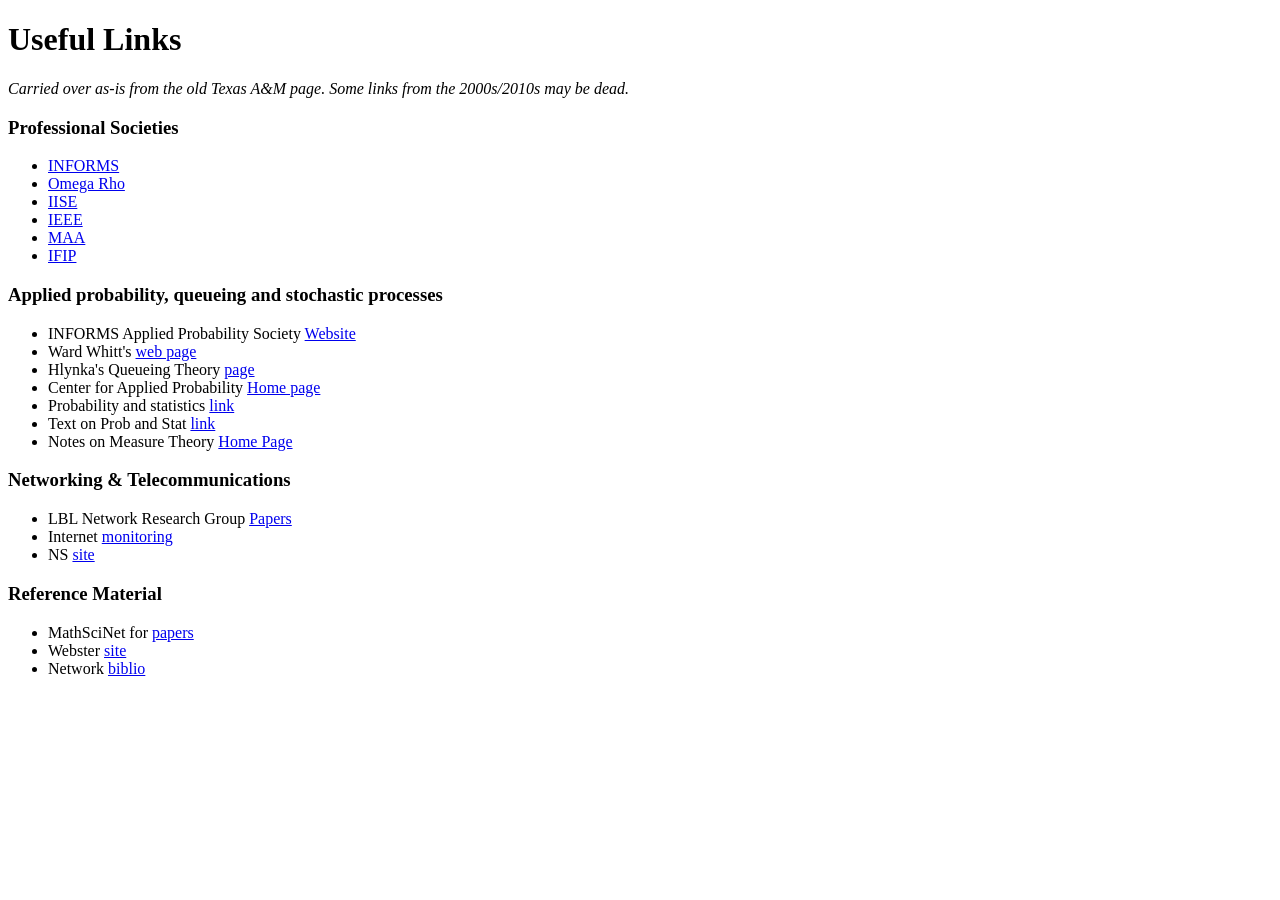
<file: useful_links.html>
<!DOCTYPE html>
<html lang="en">
<head>
<meta charset="UTF-8" />
<title>Useful Links (parked, not linked from main site)</title>
</head>
<body>
<!-- This page is intentionally NOT linked from index.html - it's parked here per your request. -->
<h1>Useful Links</h1>
<p><em>Carried over as-is from the old Texas A&amp;M page. Some links from the 2000s/2010s may be dead.</em></p>

<h3>Professional Societies</h3>
<ul>
  <li><a href="http://www.informs.org/">INFORMS</a></li>
  <li><a href="http://connect.informs.org/omegarho/home">Omega Rho</a></li>
  <li><a href="http://www.iise.org/">IISE</a></li>
  <li><a href="http://www.ieee.org/">IEEE</a></li>
  <li><a href="http://www.maa.org/">MAA</a></li>
  <li><a href="http://www.ifip.or.at/">IFIP</a></li>
</ul>

<h3>Applied probability, queueing and stochastic processes</h3>
<ul>
  <li>INFORMS Applied Probability Society <a href="http://appliedprob.society.informs.org/">Website</a></li>
  <li>Ward Whitt's <a href="http://www.columbia.edu/~ww2040/">web page</a></li>
  <li>Hlynka's Queueing Theory <a href="http://web2.uwindsor.ca/math/hlynka/queue.html">page</a></li>
  <li>Center for Applied Probability <a href="http://www.cap.columbia.edu/">Home page</a></li>
  <li>Probability and statistics <a href="http://davidmlane.com/hyperstat/index.html">link</a></li>
  <li>Text on Prob and Stat <a href="http://www.stat.berkeley.edu/users/stark/SticiGui/Text/index.htm">link</a></li>
  <li>Notes on Measure Theory <a href="http://www.probability.net/">Home Page</a></li>
</ul>

<h3>Networking &amp; Telecommunications</h3>
<ul>
  <li>LBL Network Research Group <a href="http://www-nrg.ee.lbl.gov/nrg-papers.html">Papers</a></li>
  <li>Internet <a href="http://www.internettrafficreport.com/">monitoring</a></li>
  <li>NS <a href="http://www-nrg.ee.lbl.gov/ns/">site</a></li>
</ul>

<h3>Reference Material</h3>
<ul>
  <li>MathSciNet for <a href="http://www.ams.org/mathscinet/">papers</a></li>
  <li>Webster <a href="http://www.m-w.com/dictionary">site</a></li>
  <li>Network <a href="http://www.cs.columbia.edu/~hgs/netbib/">biblio</a></li>
</ul>

</body>
</html>
</file>
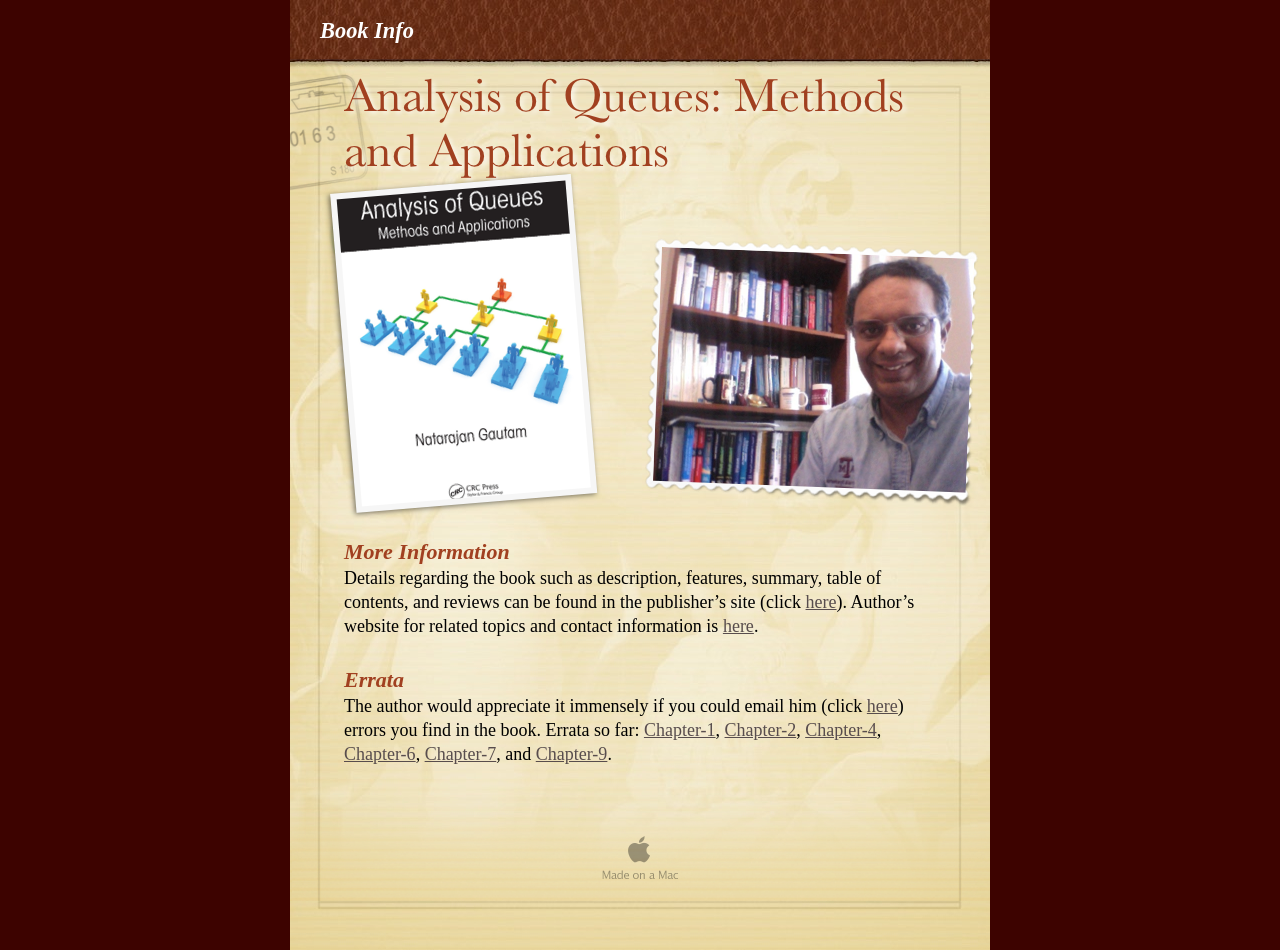
<file: Book_Site/Book_Info.html>
<?xml version="1.0" encoding="UTF-8"?>
<!DOCTYPE html PUBLIC "-//W3C//DTD XHTML 1.0 Transitional//EN" "http://www.w3.org/TR/xhtml1/DTD/xhtml1-transitional.dtd">


<html xmlns="http://www.w3.org/1999/xhtml" xml:lang="en" lang="en">
  <head><meta http-equiv="Content-Type" content="text/html; charset=UTF-8" />
    
    <meta name="Generator" content="iWeb 3.0.4" />
    <meta name="iWeb-Build" content="local-build-20130521" />
    <meta http-equiv="X-UA-Compatible" content="IE=EmulateIE7" />
    <meta name="viewport" content="width=700" />
    <title>Analysis of Queues: Methods and Applications</title>
    <link rel="stylesheet" type="text/css" media="screen,print" href="Book_Info_files/Book_Info.css" />
    <!--[if lt IE 8]><link rel='stylesheet' type='text/css' media='screen,print' href='Book_Info_files/Book_InfoIE.css'/><![endif]-->
    <!--[if gte IE 8]><link rel='stylesheet' type='text/css' media='screen,print' href='Media/IE8.css'/><![endif]-->
    <script type="text/javascript" src="Scripts/iWebSite.js"></script>
    <script type="text/javascript" src="Scripts/Widgets/SharedResources/WidgetCommon.js"></script>
    <script type="text/javascript" src="Scripts/Widgets/Navbar/navbar.js"></script>
    <script type="text/javascript" src="Scripts/iWebImage.js"></script>
    <script type="text/javascript" src="Book_Info_files/Book_Info.js"></script>
  </head>
  <body style="background: rgb(61, 3, 0); margin: 0pt; " onload="onPageLoad();" onunload="onPageUnload();">
    <div style="text-align: center; ">
      <div style="margin-bottom: 0px; margin-left: auto; margin-right: auto; margin-top: 0px; overflow: hidden; position: relative; word-wrap: break-word;  text-align: left; width: 700px; " id="body_content">
        <div style="background: transparent url(Book_Info_files/pinstripe_bk_tile.jpg) repeat scroll top left; width: 700px; ">
          <div style="float: left; height: 0px; line-height: 0px; margin-left: 0px; position: relative; width: 700px; z-index: 10; " id="header_layer">
            <div style="height: 0px; line-height: 0px; " class="bumper"> </div>
          </div>
          <div style="margin-left: 0px; position: relative; width: 700px; z-index: 0; " id="nav_layer">
            <div style="height: 0px; line-height: 0px; " class="bumper"> </div>
            <div class="com-apple-iweb-widget-navbar flowDefining" id="widget0" style="margin-left: 0px; margin-top: 0px; opacity: 1.00; position: relative; width: 700px; z-index: 1; ">
    
              <div id="widget0-navbar" class="navbar">

      
                <div id="widget0-bg" class="navbar-bg">

        
                  <ul id="widget0-navbar-list" class="navbar-list">
 <li></li> 
</ul>
                  
      
</div>
                
    
</div>
            </div>
            <script type="text/javascript"><!--//--><![CDATA[//><!--
new NavBar('widget0', 'Scripts/Widgets/Navbar', 'Scripts/Widgets/SharedResources', '.', {"path-to-root": "", "navbar-css": ".navbar {\n\tfont-family: Baskerville, 'Times New Roman', serif;\n\tfont-size: 1.4em;\n\tcolor: #E0B48B;\n\tmargin: 0px;\n\tline-height: 38px;\n\tfont-style: italic;\n\tfont-weight: bold;\n\tbackground-image: url(Book_Info_files\/leather777-1.jpg);\n}\n\n.navbar-bg {\n\ttext-align: left;\n\tpadding: 12px 10px 10px 10px;\n}\n\n.navbar-bg ul {\n\tlist-style: none;\n\tmargin: 0px;\n\tpadding: 0px;\n}\n\n\nli {\n\tlist-style-type: none;\n\tdisplay: inline;\n\tpadding: 0px 20px 0px 20px;\n}\n\n\nli a {\n\ttext-decoration: none;\n\tcolor: #E0B48B;\n}\n\nli a:visited {\n\ttext-decoration: none;\n\tcolor: #E0B48B;\n}\n\nli a:hover\r{\r\n \tcolor: #EEE6CD;\n\ttext-decoration: none;\r}\n\n\nli.current-page a\r{\r\t color: #fff;\n\ttext-decoration: none;\r\r}\n", "current-page-GUID": "49D32BD2-DC4D-499B-877D-A6136E2E1858", "isCollectionPage": "NO"});
//--><!]]></script>
            <div style="clear: both; height: 0px; line-height: 0px; " class="spacer"> </div>
          </div>
          <div style="margin-left: 0px; position: relative; width: 700px; z-index: 5; " id="body_layer">
            <div style="height: 0px; line-height: 0px; " class="bumper"> </div>
            <div style="height: 1056px; width: 700px;  height: 1056px; left: 0px; position: absolute; top: -1px; width: 700px; z-index: 1; " class="tinyText style_SkipStroke">
              <img src="Book_Info_files/cherub_overlay65.jpg" alt="" style="border: none; height: 1056px; width: 700px; " />
            </div>
            


            <div style="height: 142px; width: 197px;  height: 142px; left: -103px; position: absolute; top: 5px; width: 197px; z-index: 1; " class="tinyText style_SkipStroke_1">
              <img src="Book_Info_files/4_stamp_ship.png" alt="" style="border: none; height: 142px; width: 197px; " />
            </div>
            <div style="height: 1px; line-height: 1px; " class="tinyText"> </div>
            <div style="margin-left: 50px; margin-top: 473px; position: relative; width: 600px; z-index: 1; " class="style_SkipStroke_2 shape-with-text flowDefining">
              <div class="text-content style_External_600_209" style="padding: 0px; ">
                <div class="style">
                  <p style="padding-top: 0pt; " class="Heading_1"><span class="style_1">More Information<br /></span></p>
                  <p class="Body">Details regarding the book such as description, features, summary, table of contents, and reviews can be found in the publisher’s site (click <a title="http://www.crcpress.com/product/isbn/9781439806586" href="http://www.crcpress.com/product/isbn/9781439806586">here</a>). Author’s website for related topics and contact information is <a title="http://ise.tamu.edu/people/faculty/Gautam/default.htm" href="http://ise.tamu.edu/people/faculty/Gautam/default.htm">here</a>. <br /></p>
                  <p class="Heading_1"><br /></p>
                  <p class="Heading_1"><span class="style_1">Errata<br /></span></p>
		  <p style="padding-bottom: 0pt; " class="Body">The author would appreciate it immensely if you could email him (click <a title="mailto:gautam@tamu.edu?subject=Add to Errata" href="mailto:gautam@tamu.edu?subject=Add%20to%20Errata">here</a>) errors you find in the book. Errata so far: <a title="https://gautam.engr.tamu.edu/BookErrata/chapter_1.pdf" href="https://gautam.engr.tamu.edu/BookErrata/chapter_1.pdf">Chapter-1</a>, <a title="https://gautam.engr.tamu.edu/BookErrata/chapter_2.pdf" href="https://gautam.engr.tamu.edu/BookErrata/chapter_2.pdf">Chapter-2</a>, <a title="https://gautam.engr.tamu.edu/BookErrata/chapter_4.pdf" href="https://gautam.engr.tamu.edu/BookErrata/chapter_4.pdf">Chapter-4</a>, <a title="https://gautam.engr.tamu.edu/BookErrata/chapter_6.pdf" href="https://gautam.engr.tamu.edu/BookErrata/chapter_6.pdf">Chapter-6</a>, <a title="https://gautam.engr.tamu.edu/BookErrata/chapter_7.pdf" href="https://gautam.engr.tamu.edu/BookErrata/chapter_7.pdf">Chapter-7</a>, and <a title="https://gautam.engr.tamu.edu/BookErrata/chapter_9.pdf" href="https://gautam.engr.tamu.edu/BookErrata/chapter_9.pdf">Chapter-9</a>. </p>
                </div>
              </div>
            </div>
            


            <div style="height: 122px; width: 600px;  height: 118px; left: 50px; position: absolute; top: 4px; width: 600px; z-index: 1; " class="tinyText style_SkipStrokeSkipFillSkipOpacity">
              <div style="position: relative; width: 600px; ">
                <img src="Book_Info_files/shapeimage_1.png" alt="Analysis of Queues: Methods and Applications" style="height: 110px; left: 0px; margin-left: 2px; margin-top: 12px; position: absolute; top: 0px; width: 569px; " />
              </div>
            </div>
            


            <div style="height: 139px; width: 150px;  height: 139px; left: 515px; position: absolute; top: 246px; width: 150px; z-index: 1; " class="tinyText">
              <div style="position: relative; width: 150px; ">
                <img src="Book_Info_files/shapeimage_2.png" alt="" style="height: 125px; left: 0px; margin-left: 9px; margin-top: 6px; position: absolute; top: 0px; width: 131px; " />
              </div>
            </div>
            


            <div style="height: 120px; width: 120px;  height: 120px; left: 25px; position: absolute; top: 115px; width: 120px; z-index: 1; " class="tinyText style_SkipStroke_1">
              <img src="Book_Info_files/3_stamp_imigration.png" alt="" style="border: none; height: 120px; width: 120px; " />
            </div>
            


            <div style="height: 340px; width: 268px;  height: 332px; left: 43px; position: absolute; top: 117px; width: 261px; z-index: 1; " class="tinyText shadow_0">
              <div style="position: relative; width: 261px; ">
                <img src="Book_Info_files/shapeimage_3.png" alt="" style="height: 340px; left: 0px; margin-left: -3px; margin-top: -4px; position: absolute; top: 0px; width: 268px; " />
              </div>
            </div>
            


            <div style="height: 283px; width: 351px;  height: 283px; left: 351px; position: absolute; top: 173px; width: 351px; z-index: 1; " class="tinyText">
              <div style="position: relative; width: 351px; ">
                <img src="Book_Info_files/shapeimage_4.png" alt="" style="height: 269px; left: 0px; margin-left: 3px; margin-top: 5px; position: absolute; top: 0px; width: 335px; " />
              </div>
            </div>
            


            <div style="height: 246px; width: 322px;  height: 246px; left: 363px; position: absolute; top: 187px; width: 322px; z-index: 1; " class="tinyText">
              <div style="position: relative; width: 322px; ">
                <img src="Book_Info_files/shapeimage_5.png" alt="" style="height: 246px; left: 0px; margin-top: 0px; position: absolute; top: 0px; width: 322px; " />
              </div>
            </div>
            <div style="height: 0px; line-height: 0px; " class="spacer"> </div>
          </div>
          <div style="height: 180px; margin-left: 0px; position: relative; width: 700px; z-index: 15; " id="footer_layer">
            <div style="height: 0px; line-height: 0px; " class="bumper"> </div>
            <div style="height: 49px; width: 700px;  height: 49px; left: 0px; position: absolute; top: 131px; width: 700px; z-index: 1; " class="tinyText style_SkipStroke_1">
              <img src="Book_Info_files/bottom-cap70.jpg" alt="" style="border: none; height: 49px; width: 700px; " />
            </div>
            


            <div style="height: 104px; width: 700px;  height: 104px; left: 0px; position: absolute; top: 27px; width: 700px; z-index: 1; " class="tinyText style_SkipStroke">
              <img src="Book_Info_files/page_bottom_overlay.png" alt="" style="border: none; height: 104px; width: 700px; " />
            </div>
            <a href="http://apple.com/mac" title="http://apple.com/mac"><img src="Book_Info_files/mwmac.png" alt="Made on a Mac" style="border: none; height: 50px; left: 280px; opacity: 0.35; position: absolute; top: 61px; width: 139px; z-index: 1; " id="id1" />

</a>
          </div>
        </div>
      </div>
    </div>
  </body>
</html>
</file>
<file: Book_Site/Book_Info_files/Book_Info.css>
.style {
    padding: 4px;
}
.style_1 {
    font-family: 'Baskerville-SemiBoldItalic', 'Baskerville', 'Times New Roman', serif;
    font-size: 22px;
    font-stretch: normal;
    font-style: italic;
    font-weight: 600;
    line-height: 28px;
}
.style_SkipStroke_2 {
    background: transparent;
    opacity: 1.00;
}
.style_SkipStrokeSkipFillSkipOpacity {
}
.style_External_600_154 {
    position: relative;
}
.style_SkipStroke {
    background: transparent;
    opacity: 1.00;
}
.style_SkipStroke_1 {
    background: transparent;
    opacity: 1.00;
}
.Body {
    color: rgb(0, 0, 0);
    font-family: 'Baskerville', 'Times New Roman', serif;
    font-size: 18px;
    font-stretch: normal;
    font-style: normal;
    font-variant: normal;
    font-weight: 400;
    letter-spacing: 0;
    line-height: 24px;
    margin-bottom: 0px;
    margin-left: 0px;
    margin-right: 0px;
    margin-top: 0px;
    opacity: 1.00;
    padding-bottom: 0px;
    padding-top: 0px;
    text-align: left;
    text-decoration: none;
    text-indent: 0px;
    text-transform: none;
}
.Heading_1 {
    color: rgb(161, 64, 32);
    font-family: 'Baskerville-SemiBoldItalic', 'Baskerville', 'Times New Roman', serif;
    font-size: 22px;
    font-stretch: normal;
    font-style: italic;
    font-variant: normal;
    font-weight: 600;
    letter-spacing: 0;
    line-height: 28px;
    margin-bottom: 0px;
    margin-left: 0px;
    margin-right: 0px;
    margin-top: 0px;
    opacity: 1.00;
    padding-bottom: 0px;
    padding-top: 0px;
    text-align: left;
    text-decoration: none;
    text-indent: 0px;
    text-transform: none;
}
.Normal {
    padding: 4px;
}
.Normal_External_600_154 {
    position: relative;
}
.graphic_generic_body_textbox_style_default_SkipStroke {
    background: transparent;
    opacity: 1.00;
}
.graphic_generic_title_textbox_style_default_SkipStrokeSkipFillSkipOpacity {
}
.graphic_image_style_default_SkipStroke {
    background: transparent;
    opacity: 1.00;
}
a {
    color: rgb(88, 77, 77);
    text-decoration: underline;
}
a:visited {
    color: rgb(121, 121, 121);
    text-decoration: underline;
}
a:hover {
    color: rgb(0, 0, 0);
    text-decoration: underline;
}
.bumper {
    font-size: 1px;
    line-height: 1px;
}
.tinyText {
    font-size: 1px;
    line-height: 1px;
}
#widget0 a:hover {
    color: rgb(0, 0, 0);
    text-decoration: underline;
}
#widget0 a:visited {
    color: rgb(121, 121, 121);
    text-decoration: underline;
}
#widget0 a {
    color: rgb(88, 77, 77);
    text-decoration: underline;
}
.spacer {
    font-size: 1px;
    line-height: 1px;
}
body { 
    -webkit-text-size-adjust: none;
}
div { 
    overflow: visible; 
}
img { 
    border: none; 
}
.InlineBlock { 
    display: inline; 
}
.InlineBlock { 
    display: inline-block; 
}
.inline-block {
    display: inline-block;
    vertical-align: baseline;
    margin-bottom:0.3em;
}
.inline-block.shape-with-text {
    vertical-align: bottom;
}
.vertical-align-middle-middlebox {
    display: table;
}
.vertical-align-middle-innerbox {
    display: table-cell;
    vertical-align: middle;
}
div.paragraph {
    position: relative;
}
li.full-width {
    width: 100;
}
</file>
<file: Book_Site/Book_Info_files/Book_InfoIE.css>
.inline-block {
    display: inline;
    vertical-align: baseline;
    margin-bottom:-2em;
    margin-top:2em;
    position:relative;
    top:-2em;
}
.vertical-align-middle-middlebox {
    display: block;
    height: auto;
    position: absolute;
    top: 50%;
}
.vertical-align-middle-innerbox {
    display: block;
    position: relative;
    top: -50%;
}
li.full-width {
    width: auto;
}
li div div.inline-block a img {
    text-indent: 0;
}
img {
    -ms-interpolation-mode: bicubic;
}
</file>
<file: Book_Site/Media/IE8.css>
.inline-block {
    display: inline-block;
    vertical-align: baseline;
}
li.full-width {
    width: auto;
}
li div div.inline-block a img {
    text-indent: 0;
}   
img {
    -ms-interpolation-mode: bicubic;
}
</file>
